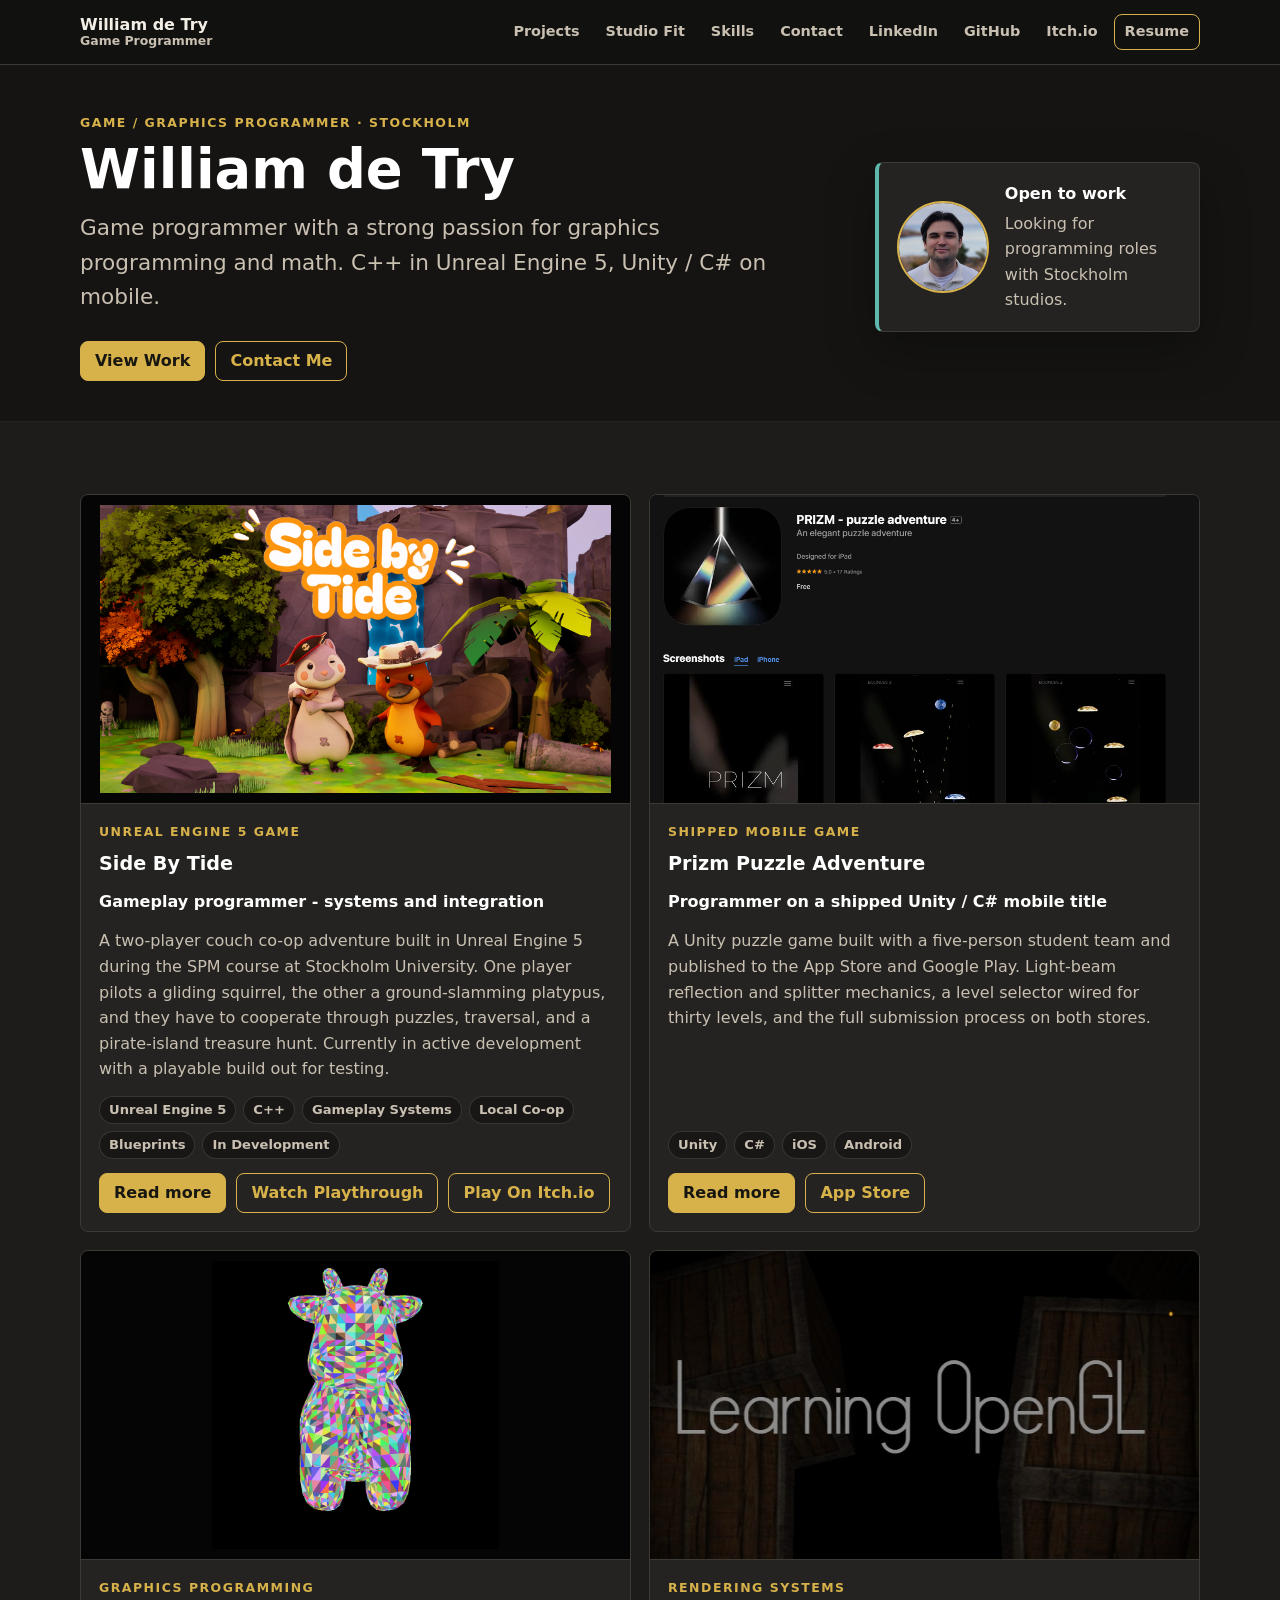
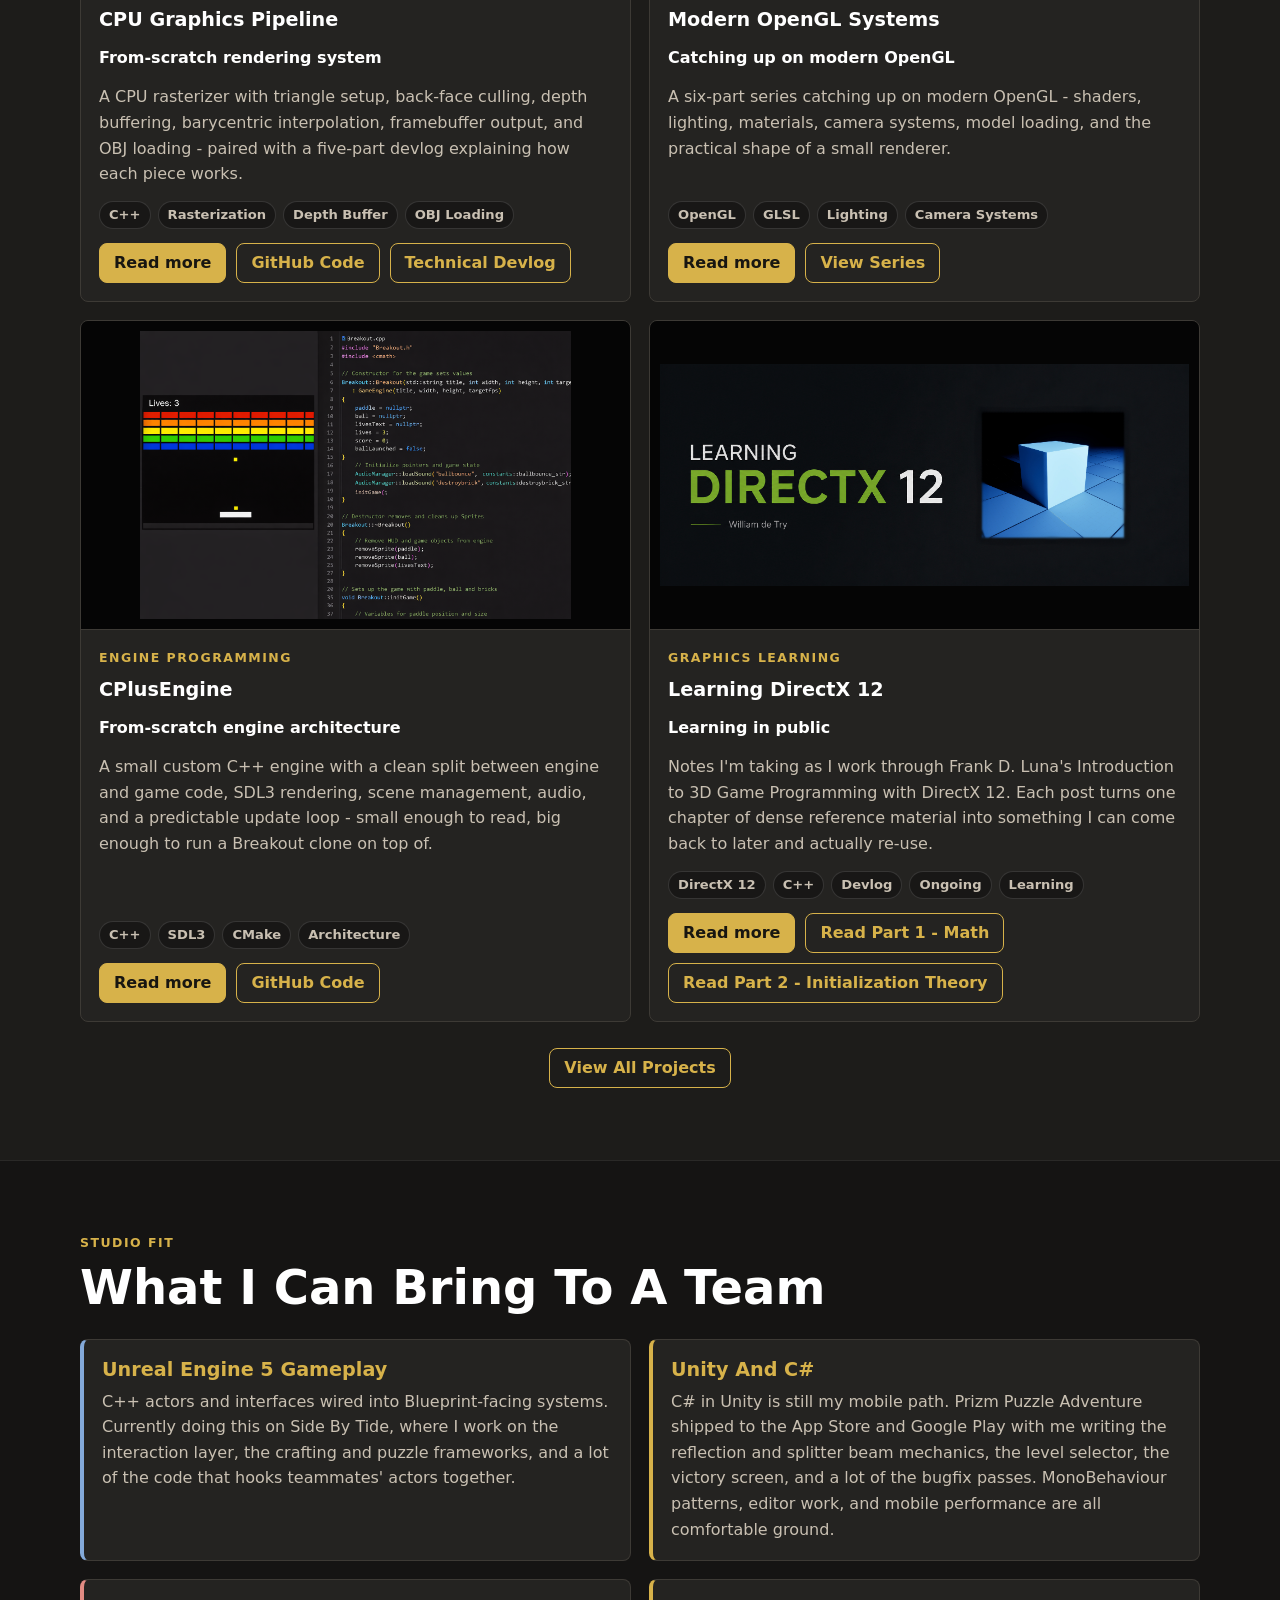
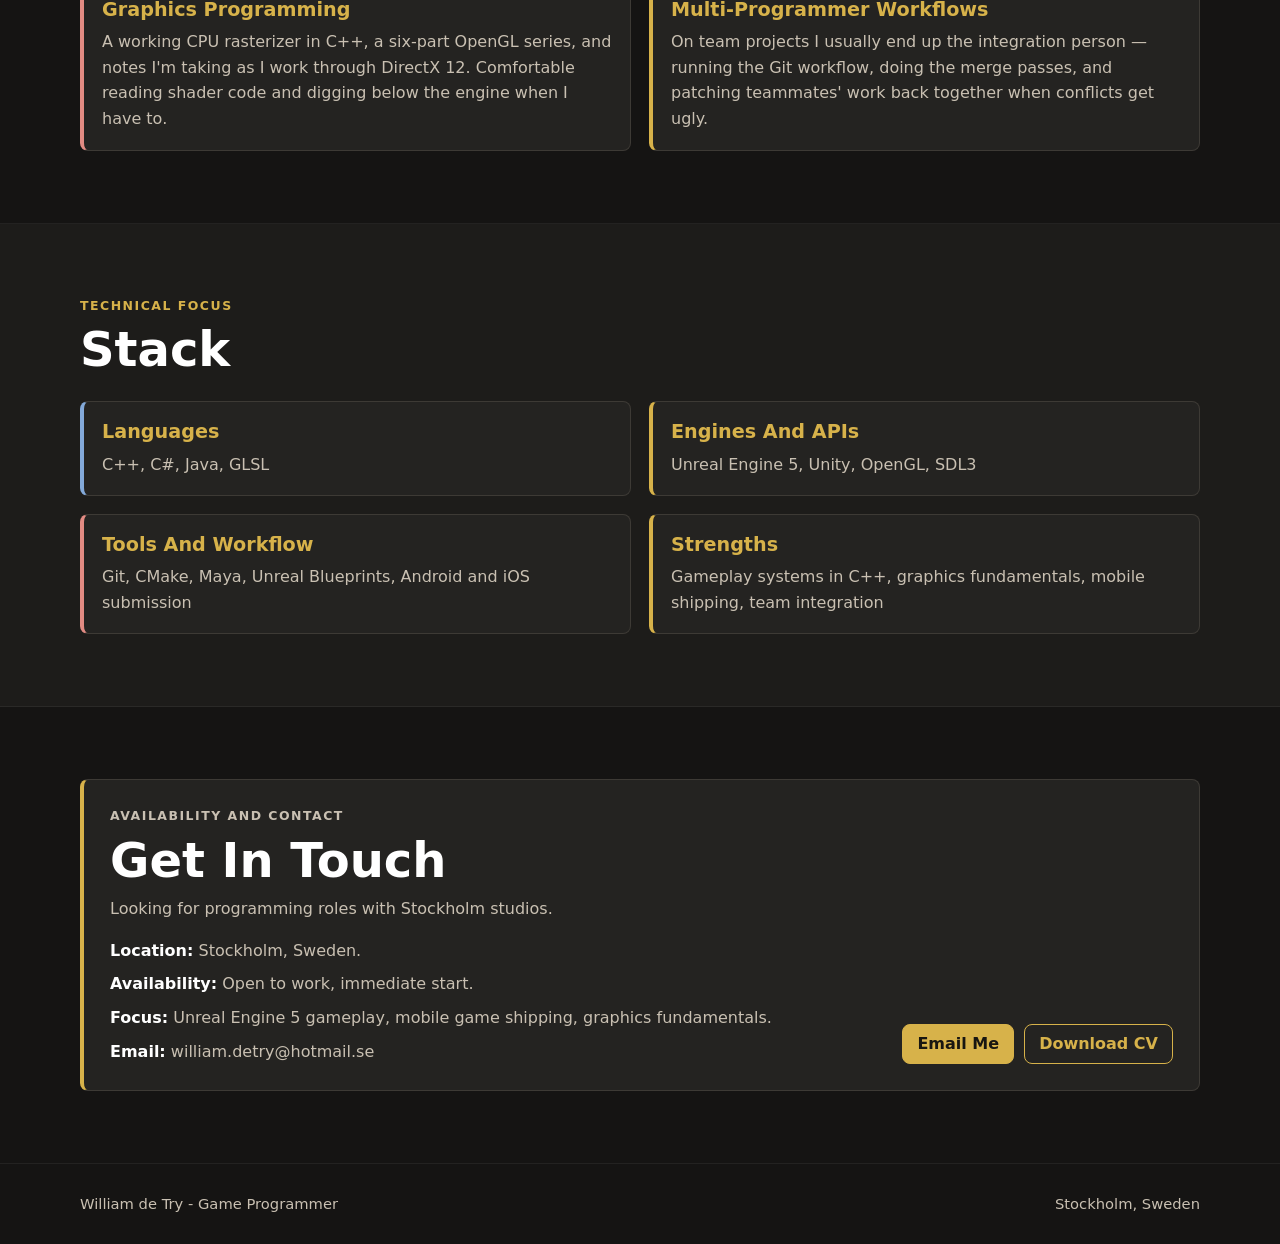
<file: index.html>
<!DOCTYPE html>
<html lang="en">
<head>
  <meta charset="UTF-8">
  <meta name="viewport" content="width=device-width, initial-scale=1.0">
  <meta name="description" content="William de Try is a Stockholm-based game programmer focused on Unity, C++, rendering, mobile games, and gameplay systems.">
  <title>William de Try | Game Programmer | Stockholm</title>
  <link rel="stylesheet" href="./assets/css/style.css">
  <script defer src="./assets/js/data.js"></script>
  <script defer src="./assets/js/site.js"></script>
</head>
<body data-root=".">
  <a class="skip-link" href="#projects">Skip to projects</a>
  <div data-site-header></div>

  <main>
    <section class="hero band">
      <div class="shell hero__layout">
        <div class="hero__copy">
          <p class="eyebrow">Game / graphics programmer · Stockholm</p>
          <h1>William de Try</h1>
          <p class="hero__lead">
            Game programmer with a strong passion for graphics programming and math. C++ in Unreal Engine 5, Unity / C# on mobile.
          </p>
          <div class="hero__actions">
            <a class="button" href="#projects">View Work</a>
            <a class="button button--quiet" href="mailto:william.detry@hotmail.se">Contact Me</a>
          </div>
        </div>

        <aside class="profile-summary" aria-label="Profile summary">
          <img class="profile-summary__image" src="./assets/images/headshot.jpg" alt="Portrait of William de Try" loading="eager" decoding="async">
          <div>
            <p class="profile-summary__name">Open to work</p>
            <p>Looking for programming roles with Stockholm studios.</p>
          </div>
        </aside>
      </div>
    </section>

    <section id="projects" class="band band--muted">
      <div class="shell">
        <div data-project-grid="featured"></div>
        <div class="section-actions">
          <a class="button button--quiet" href="./projects/index.html">View All Projects</a>
        </div>
      </div>
    </section>

    <section id="services" class="band">
      <div class="shell">
        <div class="section-head">
          <p class="eyebrow">Studio fit</p>
          <h2>What I Can Bring To A Team</h2>
        </div>
        <div data-service-grid></div>
      </div>
    </section>

    <section id="skills" class="band band--muted">
      <div class="shell">
        <div class="section-head">
          <p class="eyebrow">Technical focus</p>
          <h2>Stack</h2>
        </div>
        <div data-skill-grid></div>
      </div>
    </section>

    <section id="contact" class="band">
      <div class="shell">
        <div data-contact-card></div>
      </div>
    </section>
  </main>

  <div data-site-footer></div>
</body>
</html>
</file>
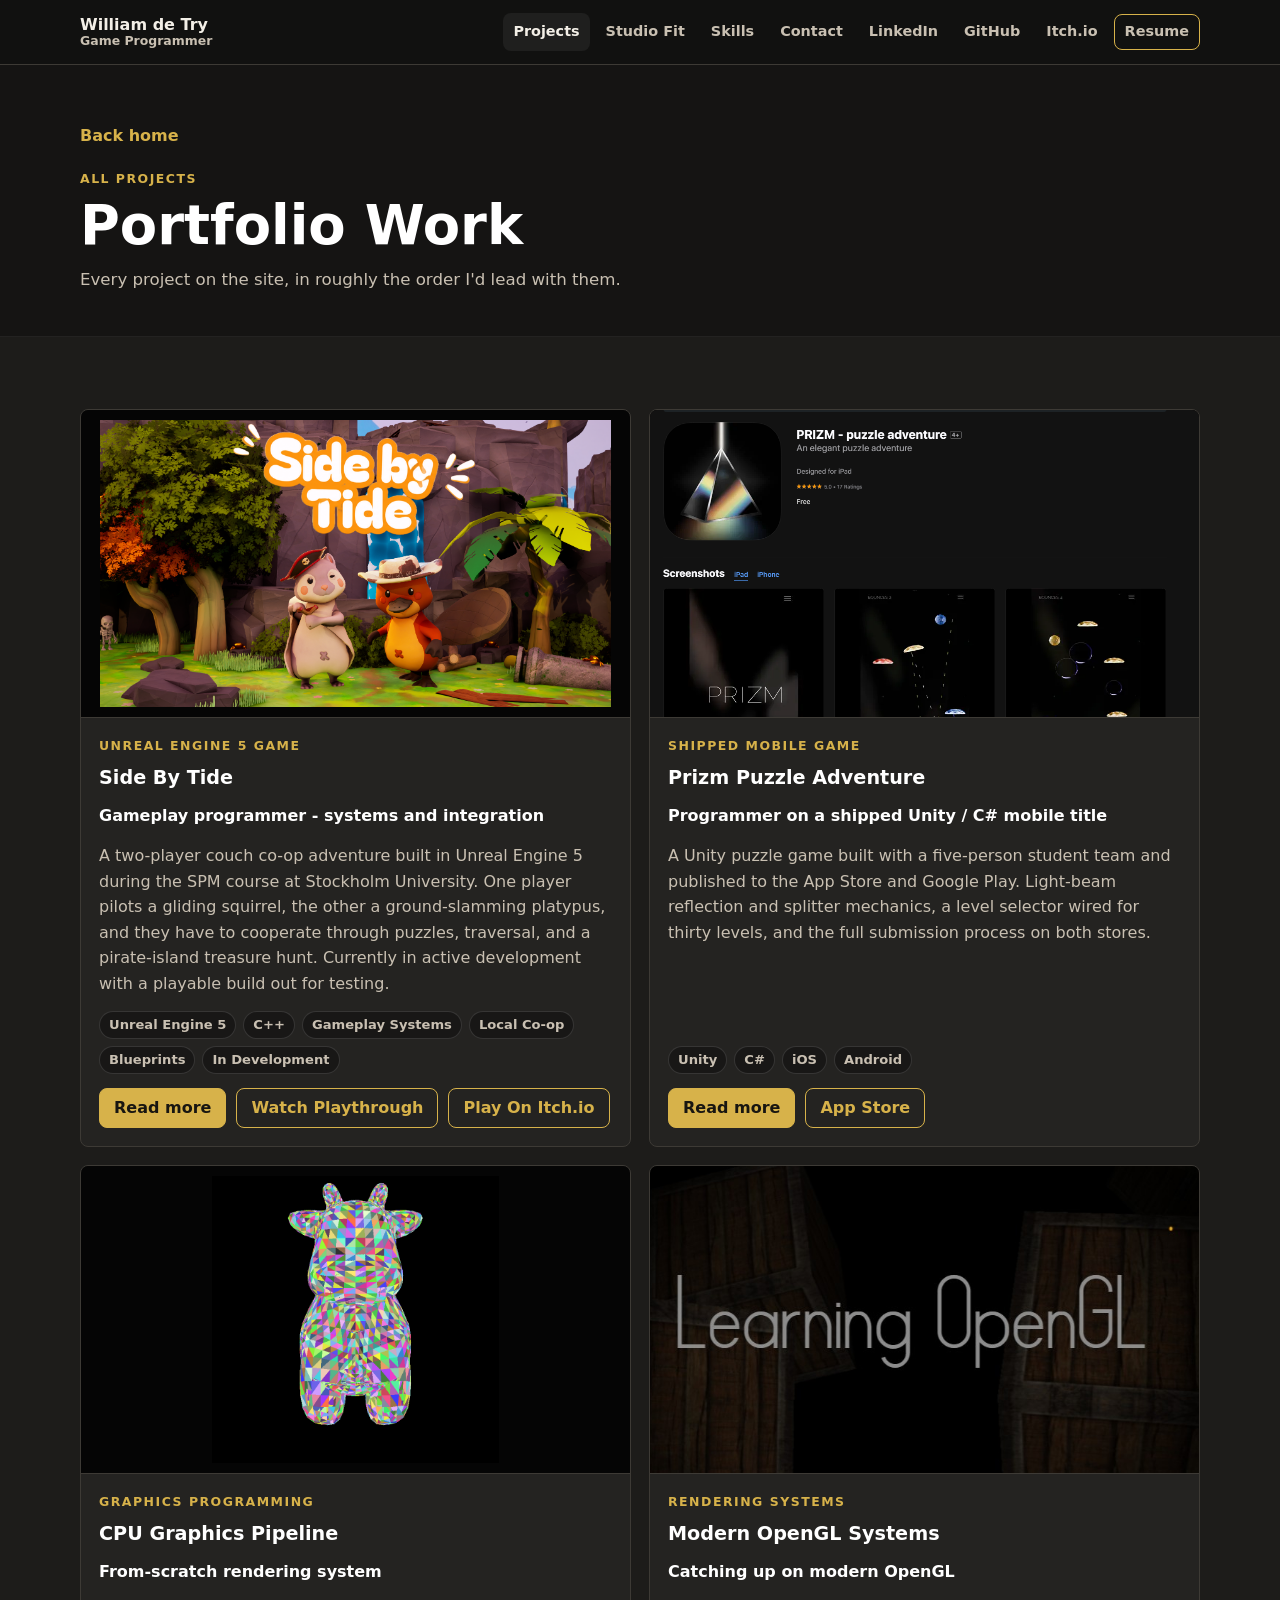
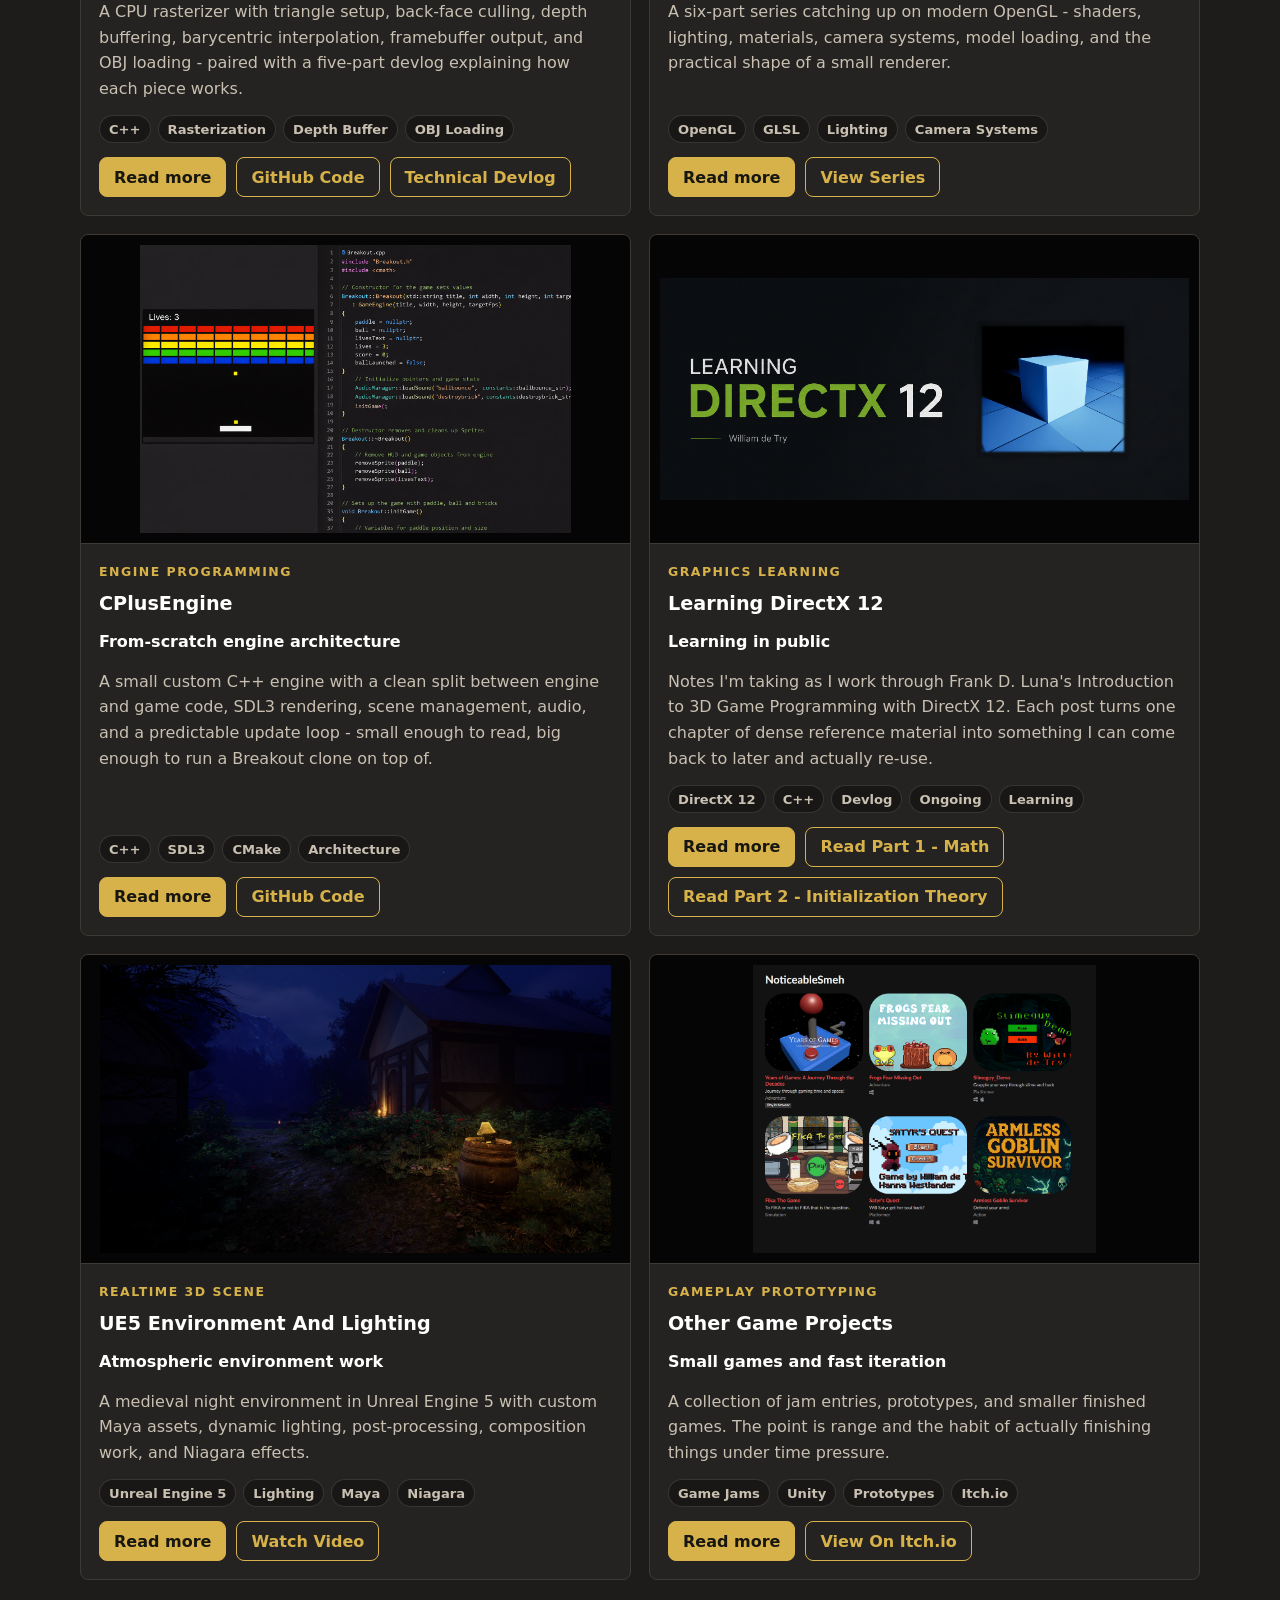
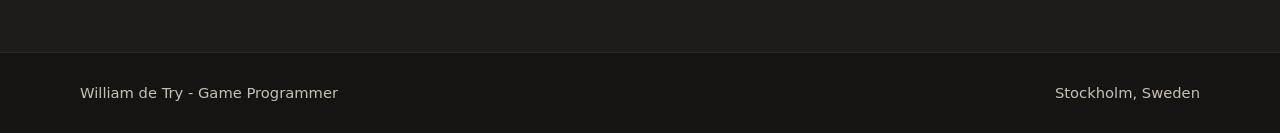
<file: projects/index.html>
<!DOCTYPE html>
<html lang="en">
<head>
  <meta charset="UTF-8">
  <meta name="viewport" content="width=device-width, initial-scale=1.0">
  <meta name="description" content="Projects by Stockholm game programmer William de Try.">
  <title>Projects | William de Try</title>
  <link rel="stylesheet" href="../assets/css/style.css">
  <script defer src="../assets/js/data.js"></script>
  <script defer src="../assets/js/site.js"></script>
</head>
<body data-root=".." data-page="projects">
  <a class="skip-link" href="#all-projects">Skip to projects</a>
  <div data-site-header></div>

  <main>
    <section class="page-intro band">
      <div class="shell">
        <a class="back-link" href="../index.html">Back home</a>
        <div class="section-head">
          <p class="eyebrow">All projects</p>
          <h1>Portfolio Work</h1>
          <p>Every project on the site, in roughly the order I'd lead with them.</p>
        </div>
      </div>
    </section>

    <section id="all-projects" class="band band--muted">
      <div class="shell">
        <div data-project-grid="all"></div>
      </div>
    </section>
  </main>

  <div data-site-footer></div>
</body>
</html>
</file>
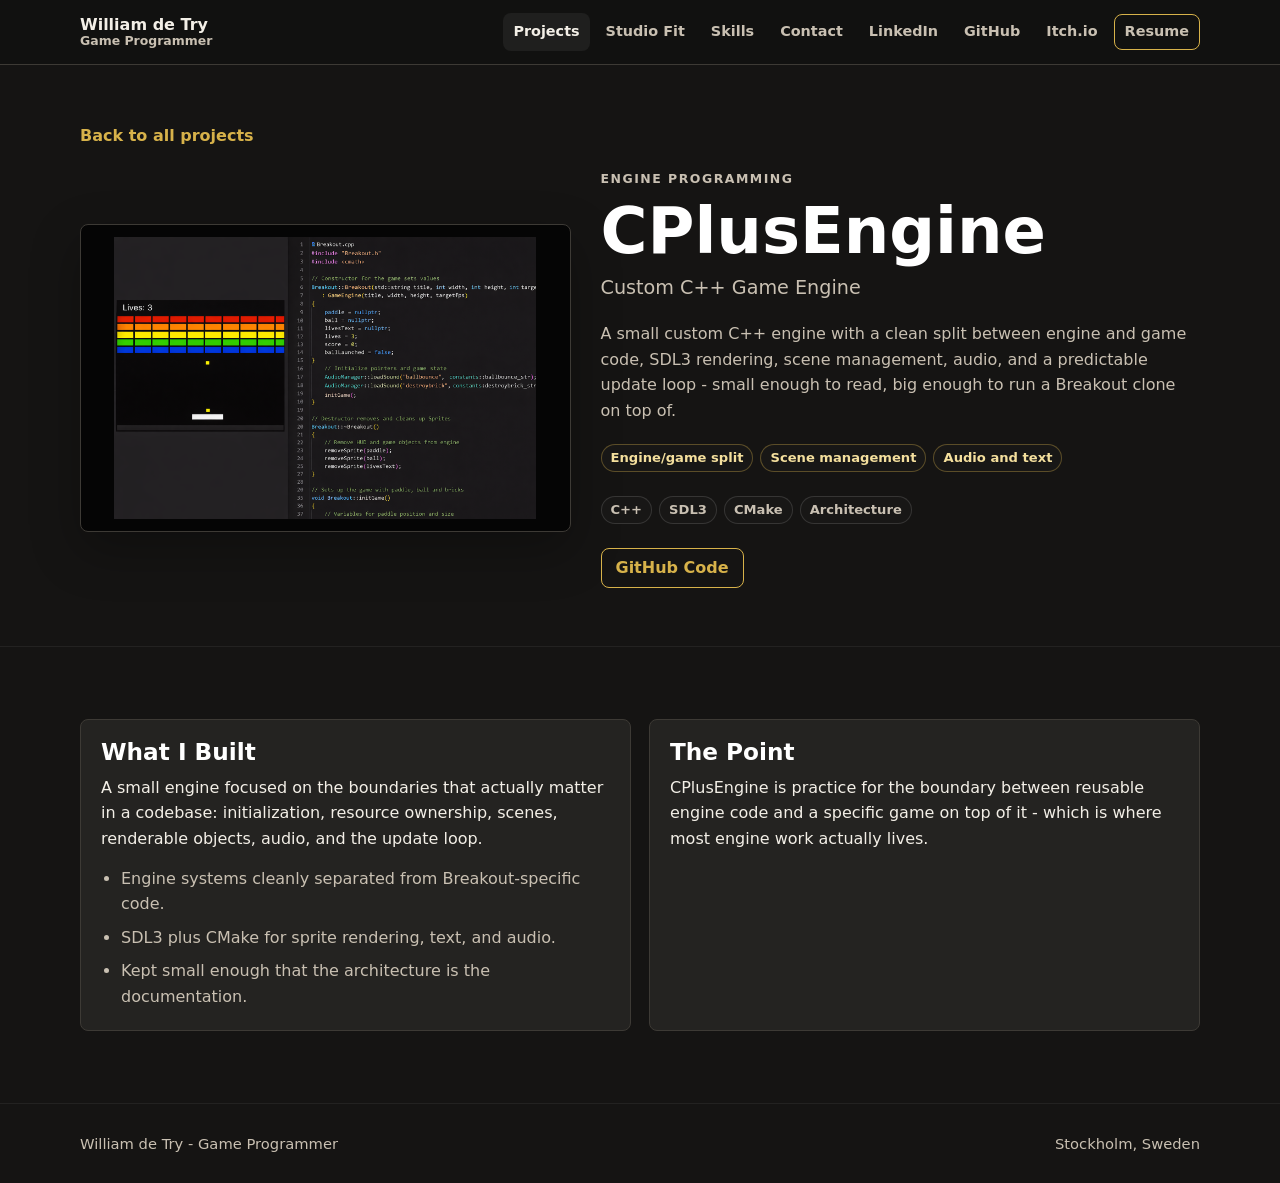
<file: projects/cplusengine.html>
<!DOCTYPE html>
<html lang="en">
<head>
  <meta charset="UTF-8">
  <meta name="viewport" content="width=device-width, initial-scale=1.0">
  <meta name="description" content="CPlusEngine case study by William de Try.">
  <title>CPlusEngine | William de Try</title>
  <link rel="stylesheet" href="../assets/css/style.css">
  <script defer src="../assets/js/data.js"></script>
  <script defer src="../assets/js/site.js"></script>
</head>
<body data-root=".." data-page="projects">
  <div data-site-header></div>
  <main data-project-detail="cplusengine"></main>
  <div data-site-footer></div>
</body>
</html>
</file>
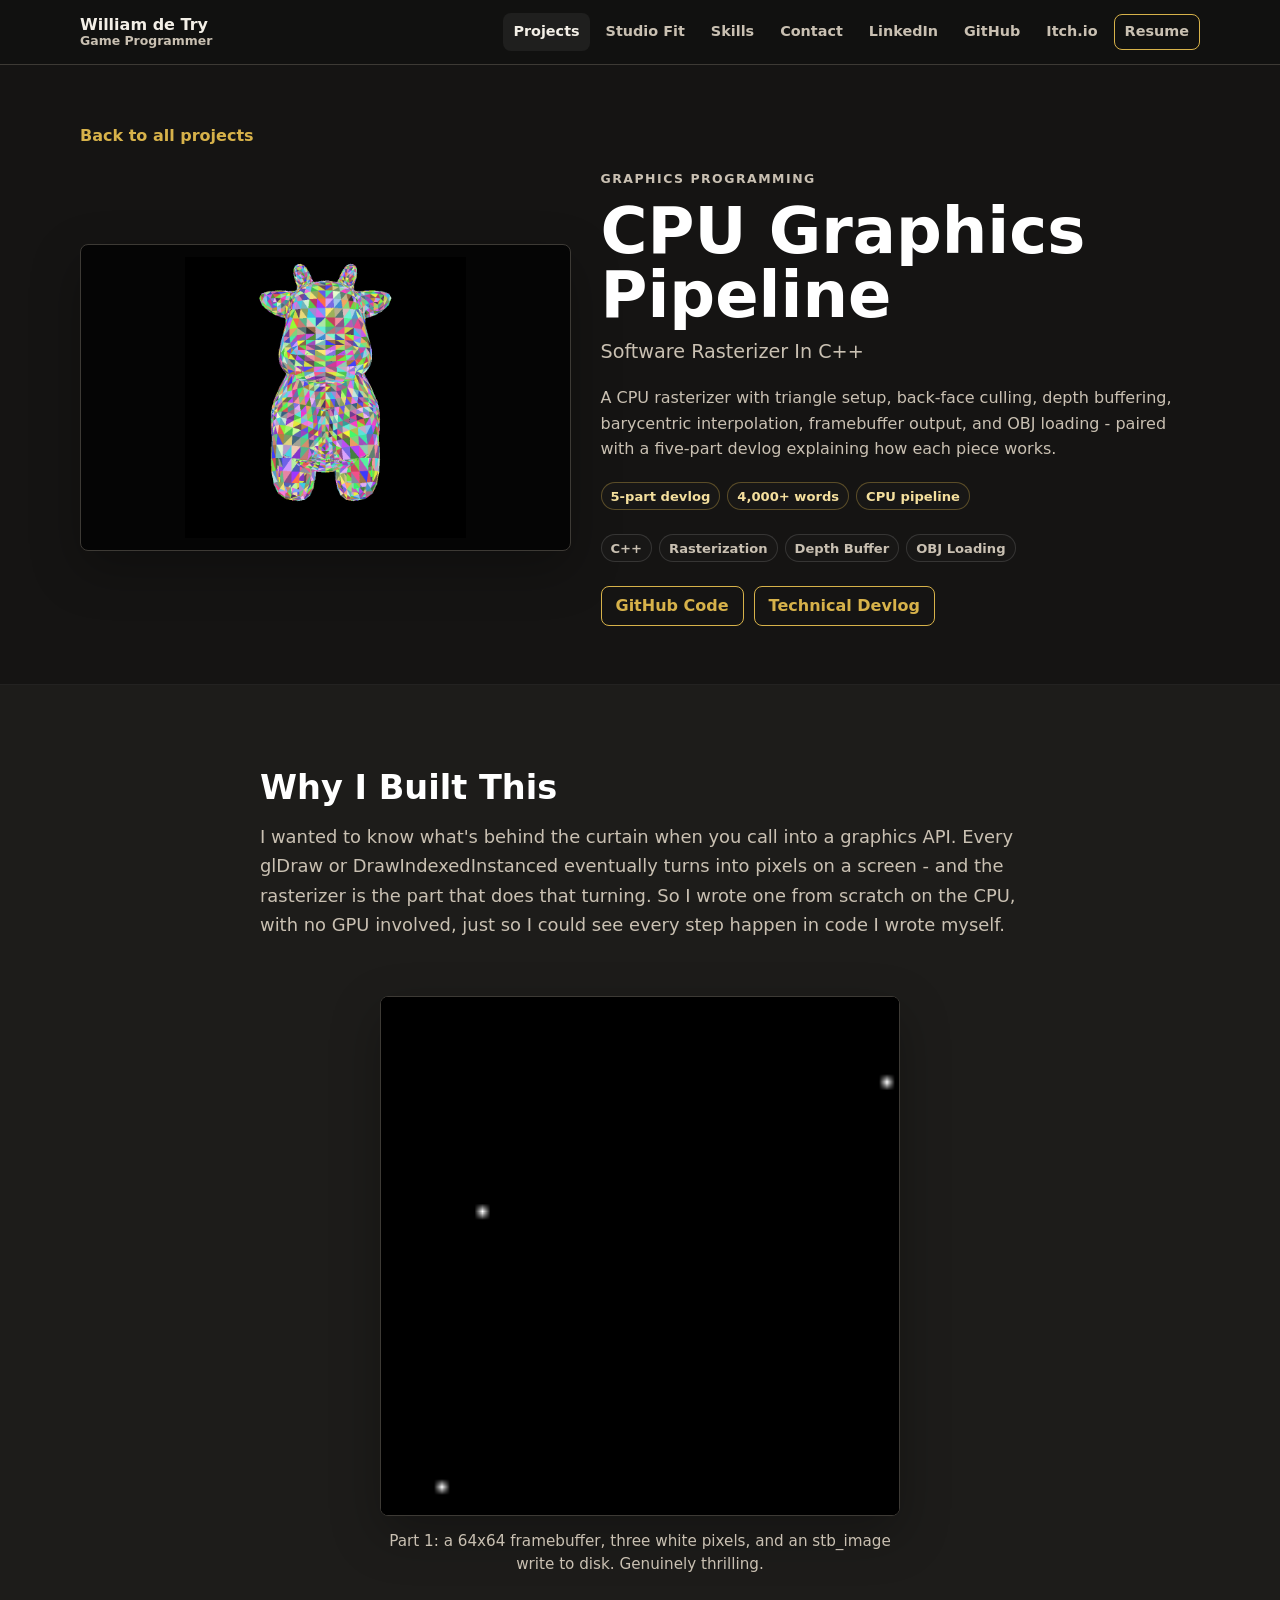
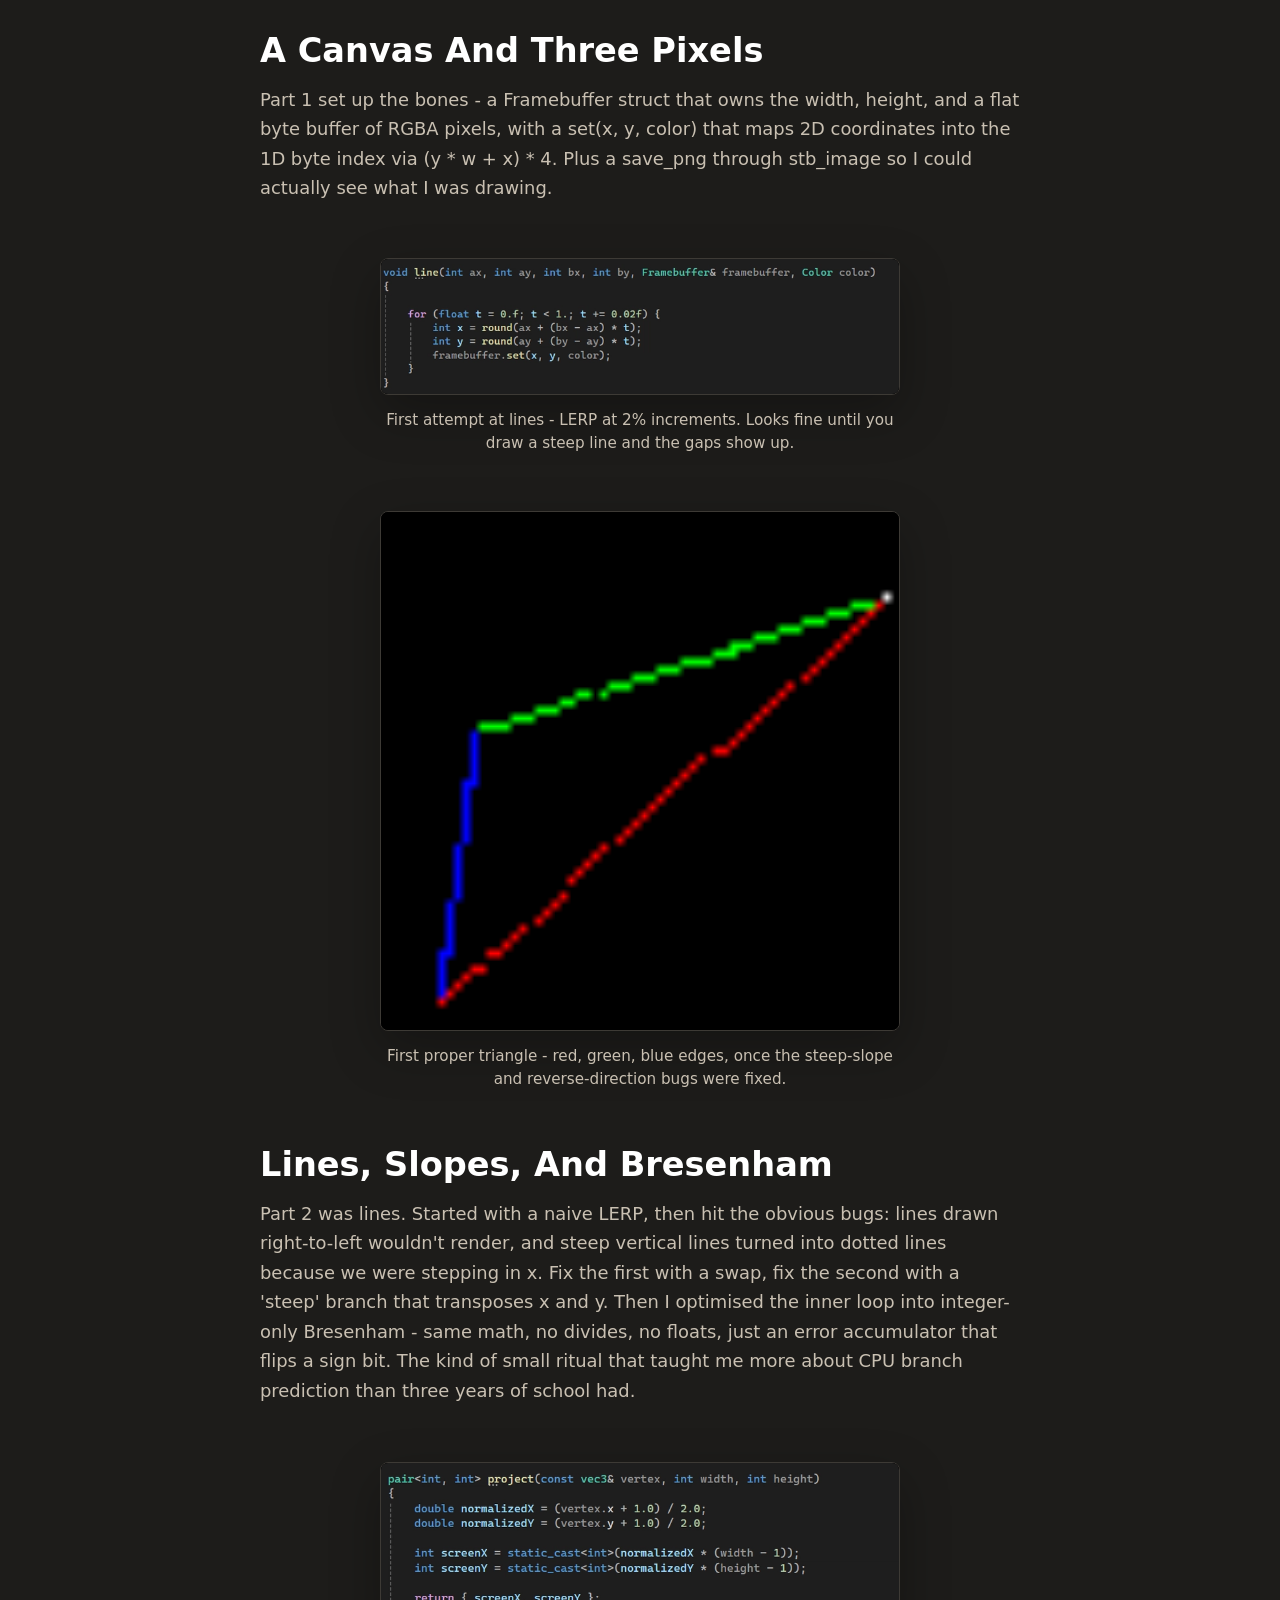
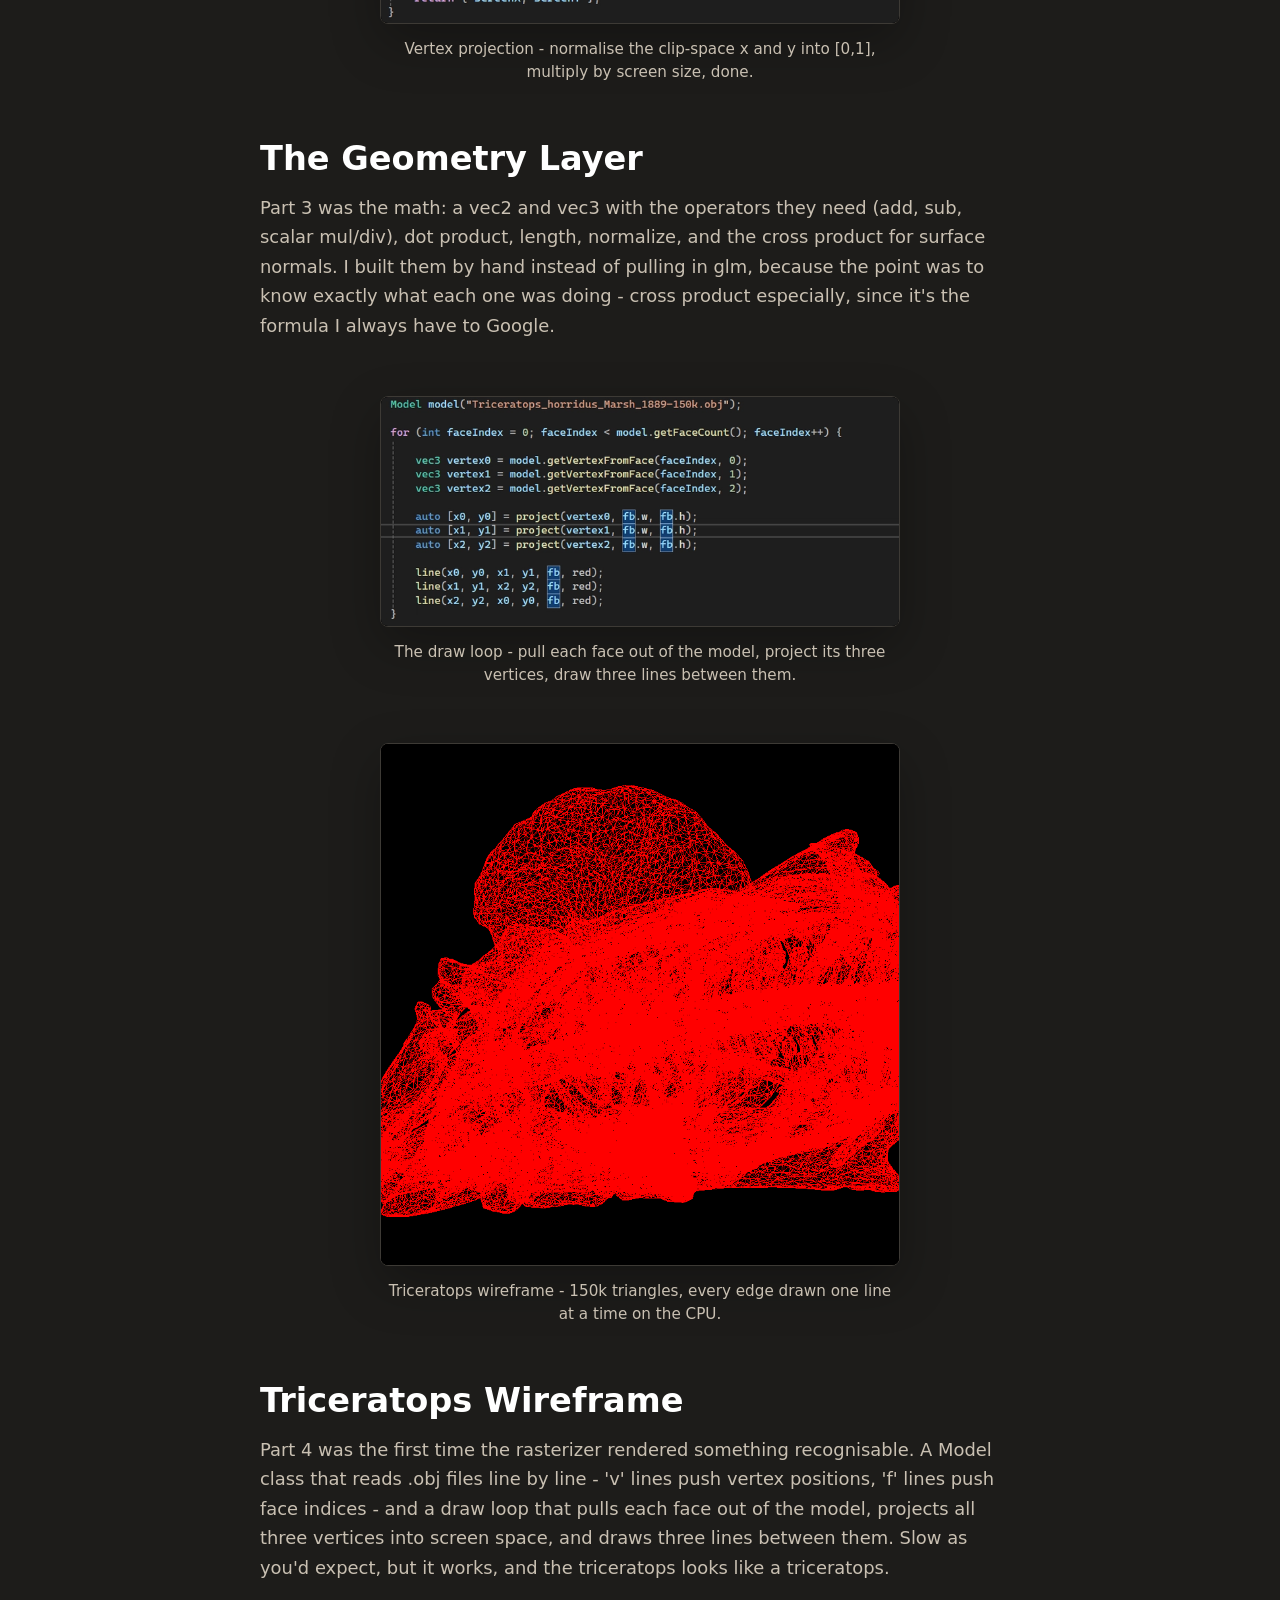
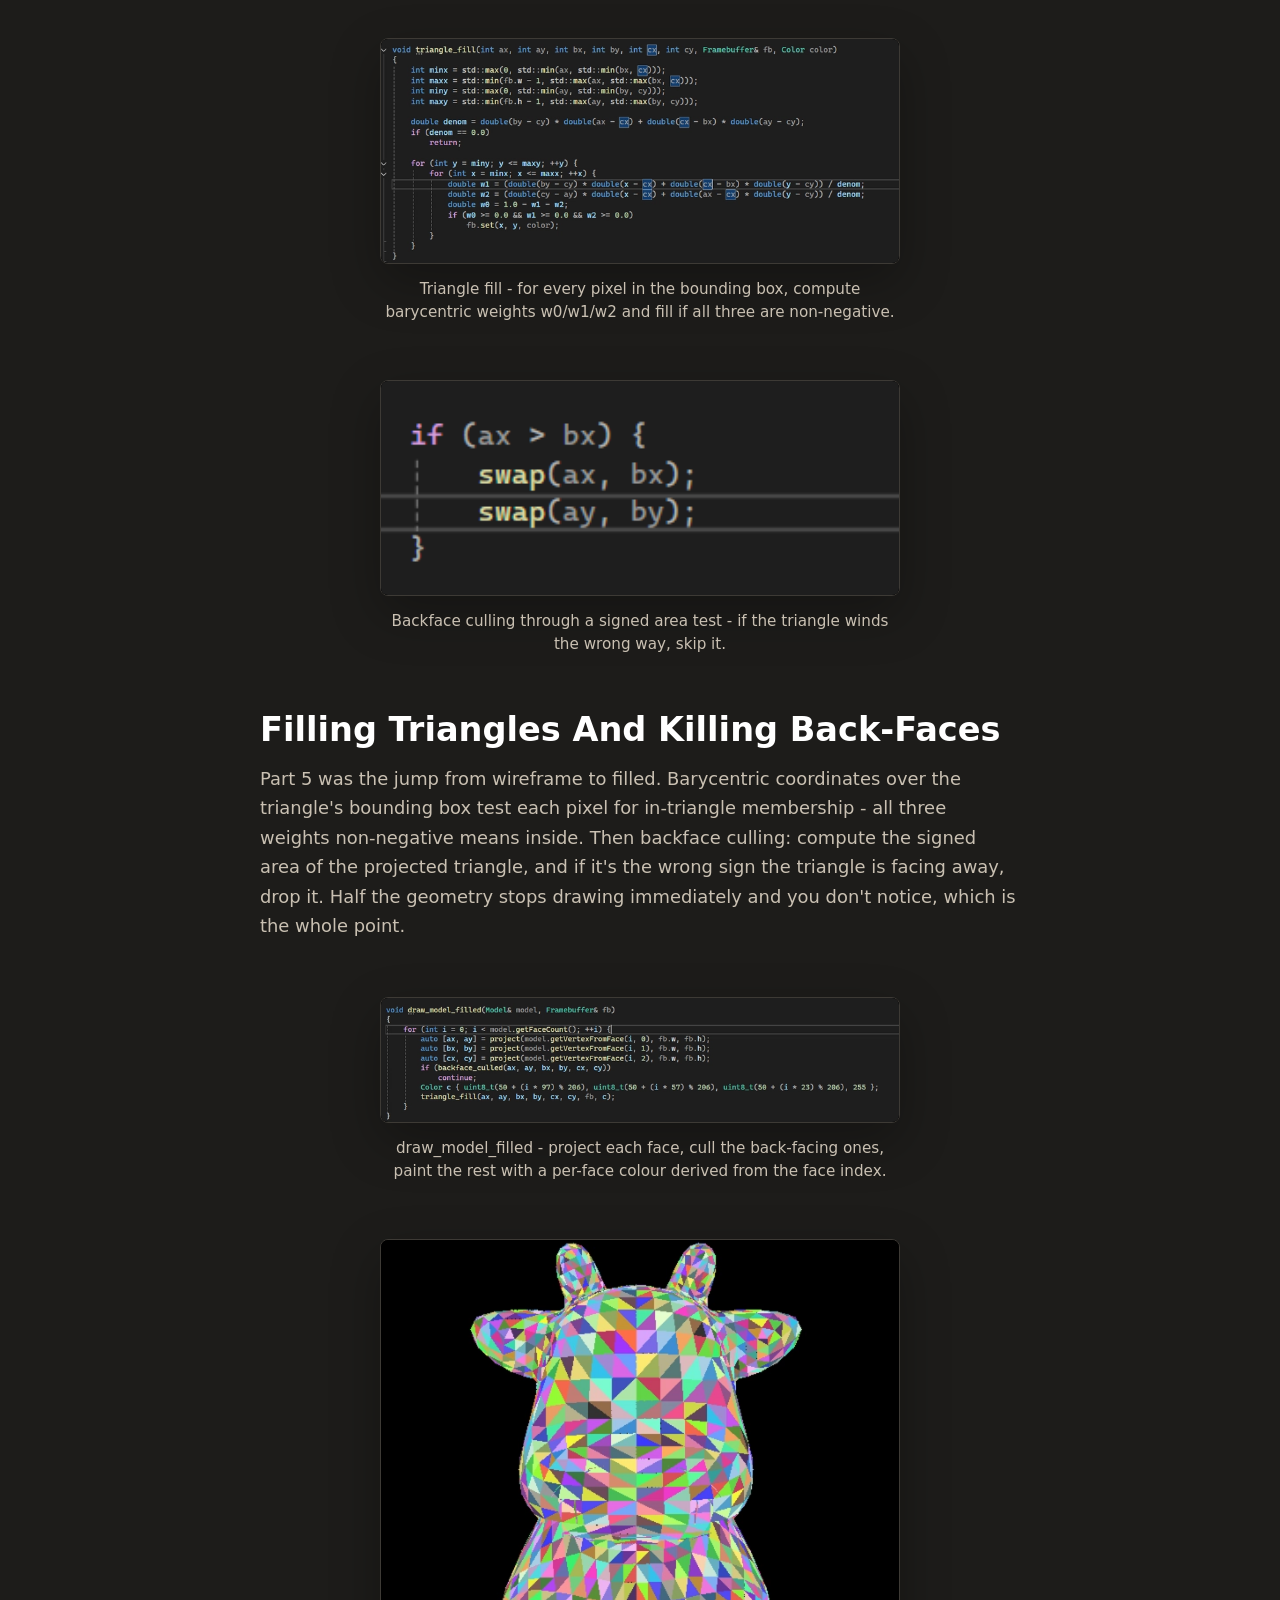
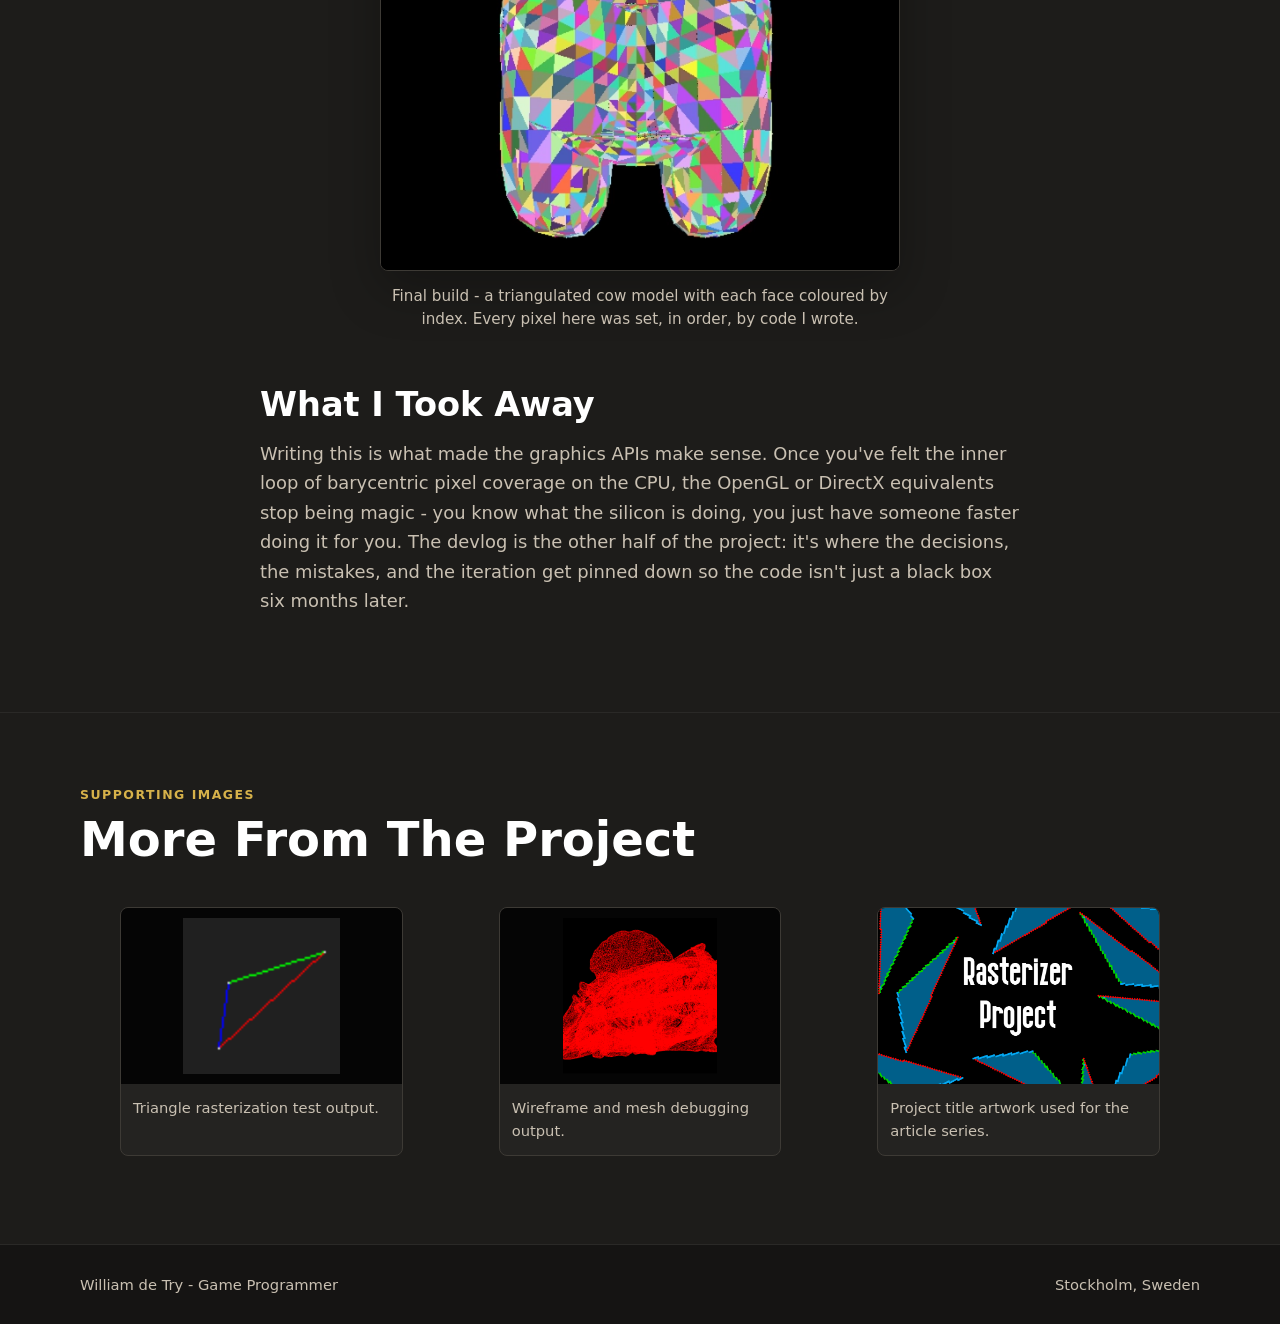
<file: projects/cpu-rasterizer.html>
<!DOCTYPE html>
<html lang="en">
<head>
  <meta charset="UTF-8">
  <meta name="viewport" content="width=device-width, initial-scale=1.0">
  <meta name="description" content="CPU graphics pipeline case study by William de Try.">
  <title>CPU Graphics Pipeline | William de Try</title>
  <link rel="stylesheet" href="../assets/css/style.css">
  <script defer src="../assets/js/data.js"></script>
  <script defer src="../assets/js/site.js"></script>
</head>
<body data-root=".." data-page="projects">
  <div data-site-header></div>
  <main data-project-detail="cpu-rasterizer"></main>
  <div data-site-footer></div>
</body>
</html>
</file>
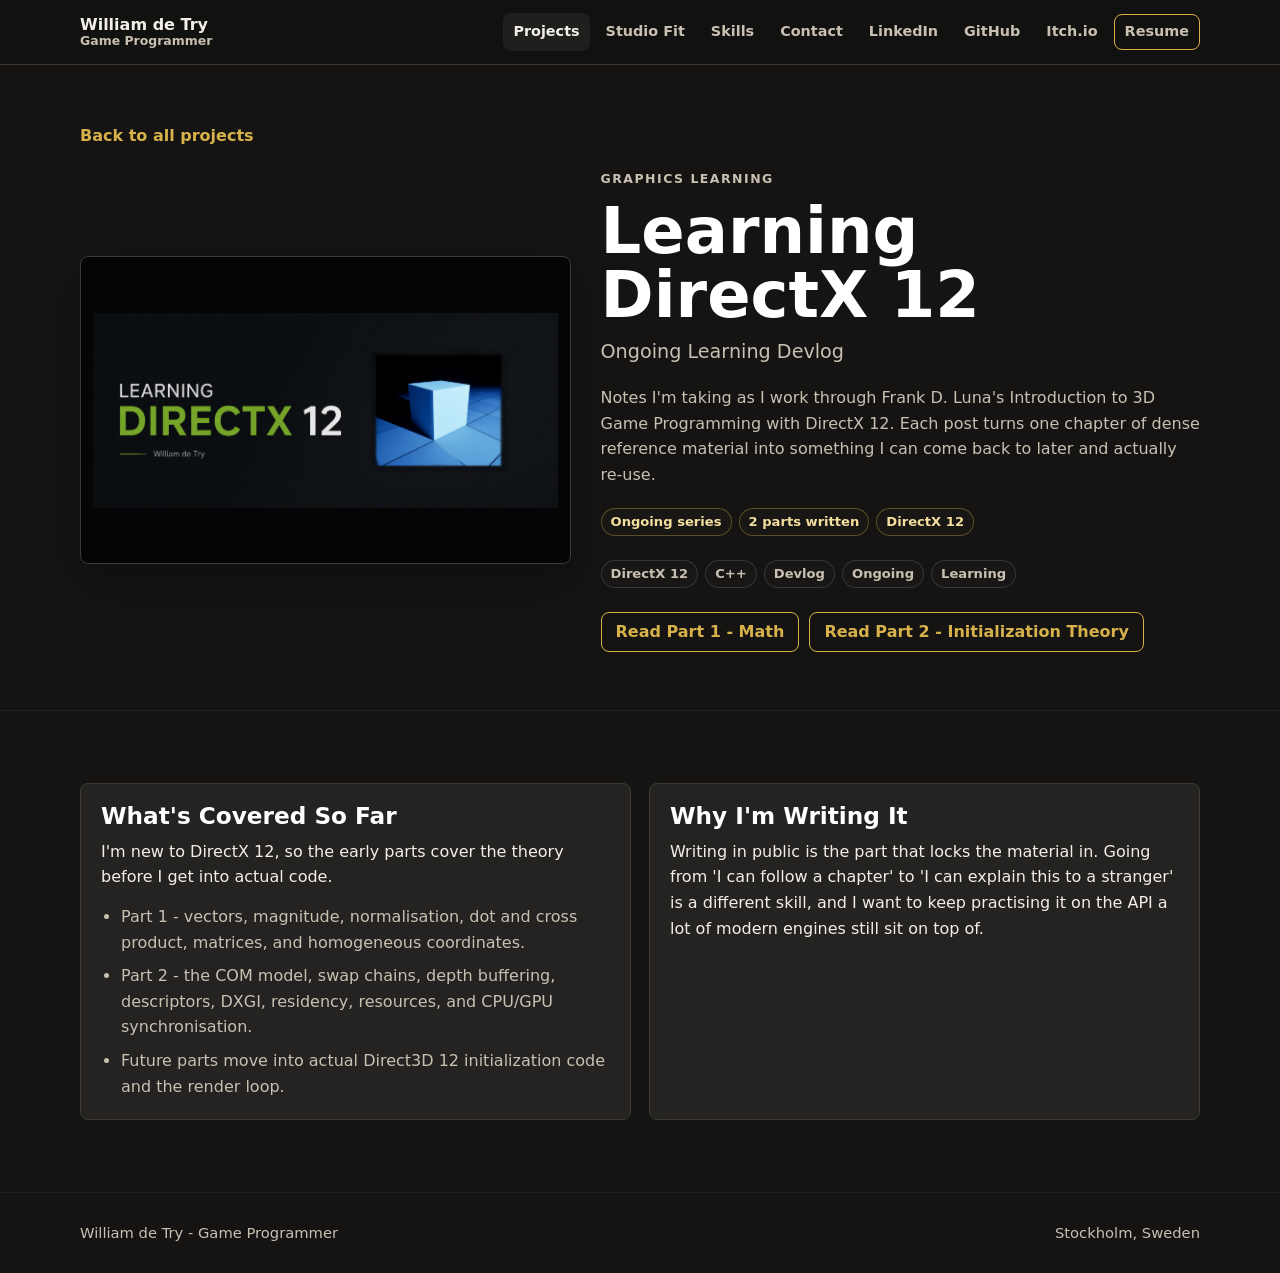
<file: projects/directx12.html>
<!DOCTYPE html>
<html lang="en">
<head>
  <meta charset="UTF-8">
  <meta name="viewport" content="width=device-width, initial-scale=1.0">
  <meta name="description" content="Learning DirectX 12 devlog series case study by William de Try.">
  <title>Learning DirectX 12 | William de Try</title>
  <link rel="stylesheet" href="../assets/css/style.css">
  <script defer src="../assets/js/data.js"></script>
  <script defer src="../assets/js/site.js"></script>
</head>
<body data-root=".." data-page="projects">
  <div data-site-header></div>
  <main data-project-detail="directx12"></main>
  <div data-site-footer></div>
</body>
</html>
</file>
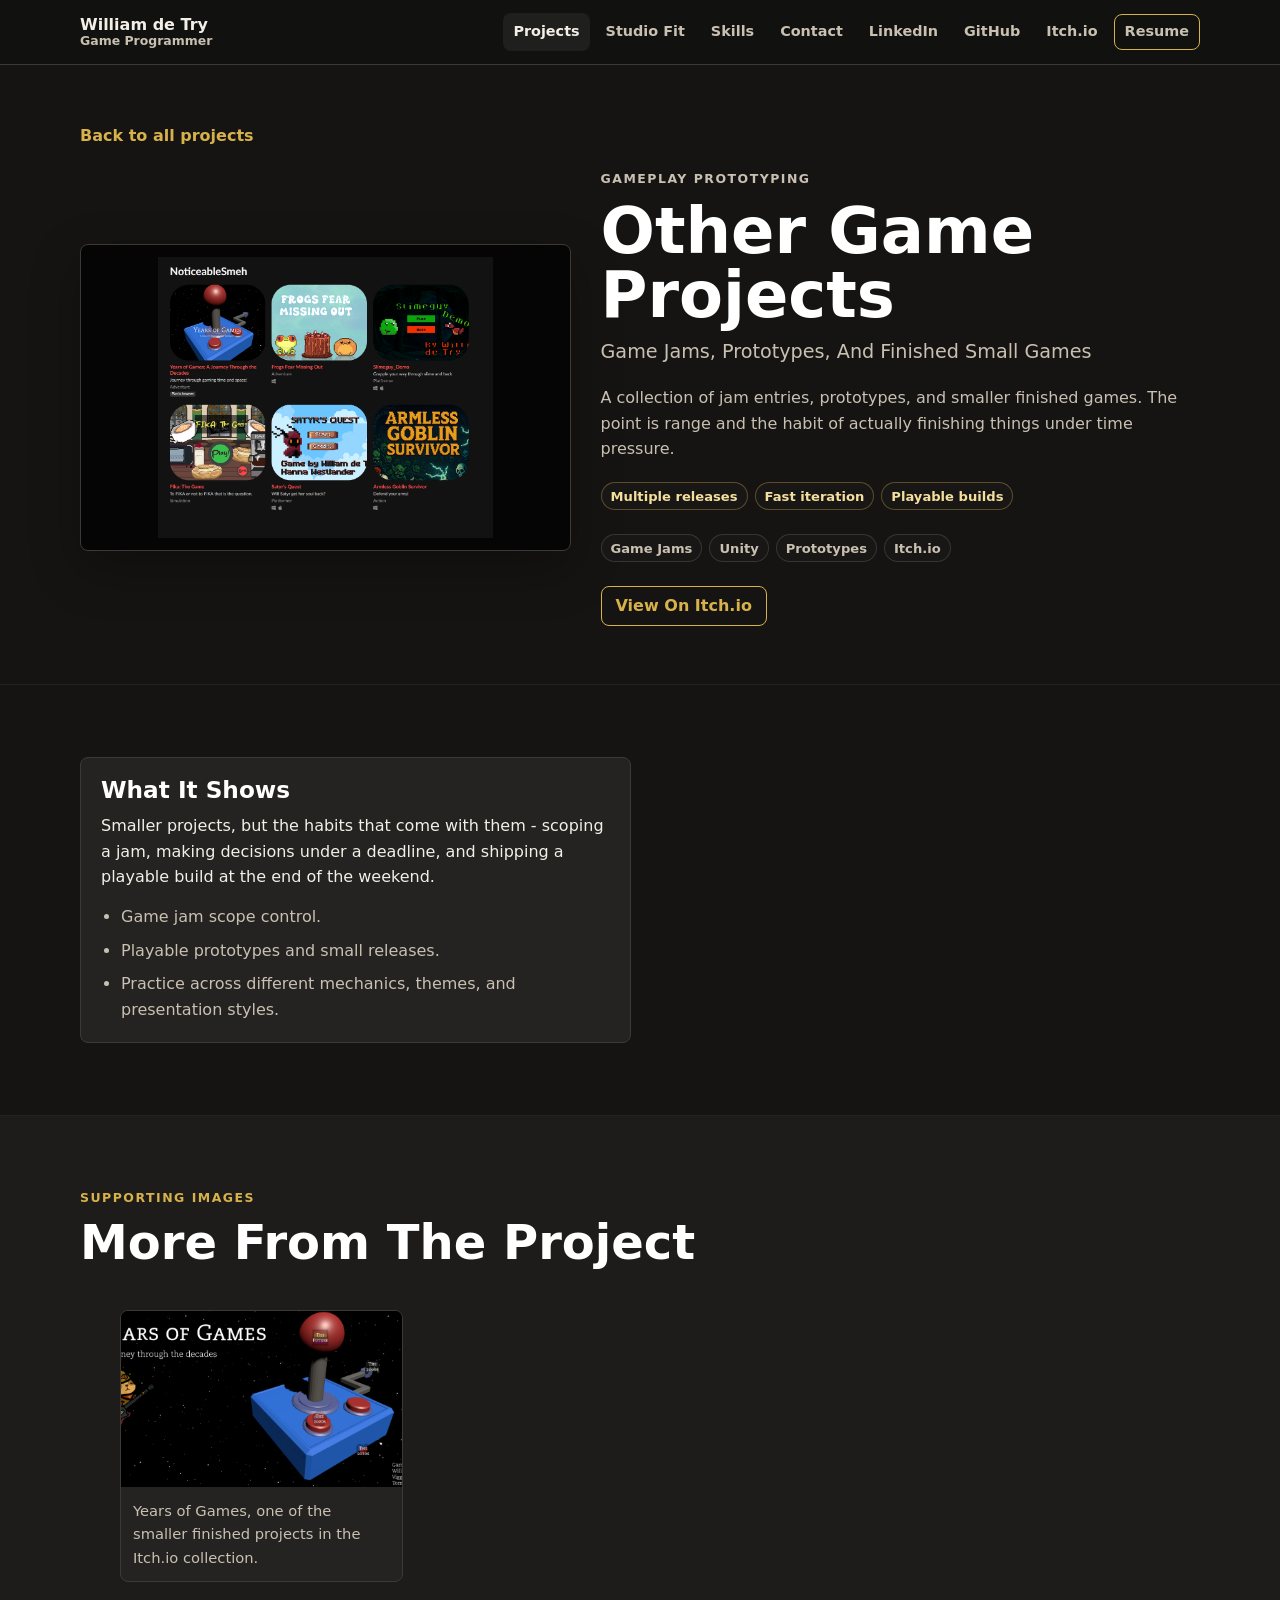
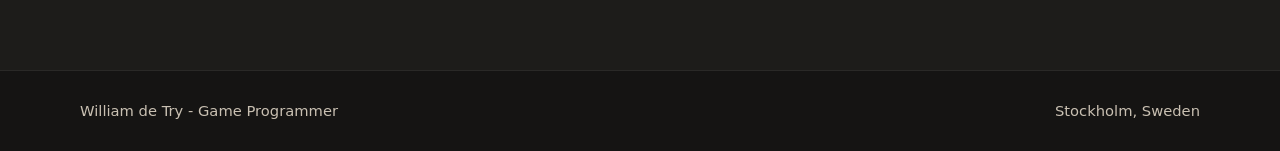
<file: projects/game-projects.html>
<!DOCTYPE html>
<html lang="en">
<head>
  <meta charset="UTF-8">
  <meta name="viewport" content="width=device-width, initial-scale=1.0">
  <meta name="description" content="Other game projects by William de Try.">
  <title>Other Game Projects | William de Try</title>
  <link rel="stylesheet" href="../assets/css/style.css">
  <script defer src="../assets/js/data.js"></script>
  <script defer src="../assets/js/site.js"></script>
</head>
<body data-root=".." data-page="projects">
  <div data-site-header></div>
  <main data-project-detail="game-projects"></main>
  <div data-site-footer></div>
</body>
</html>
</file>
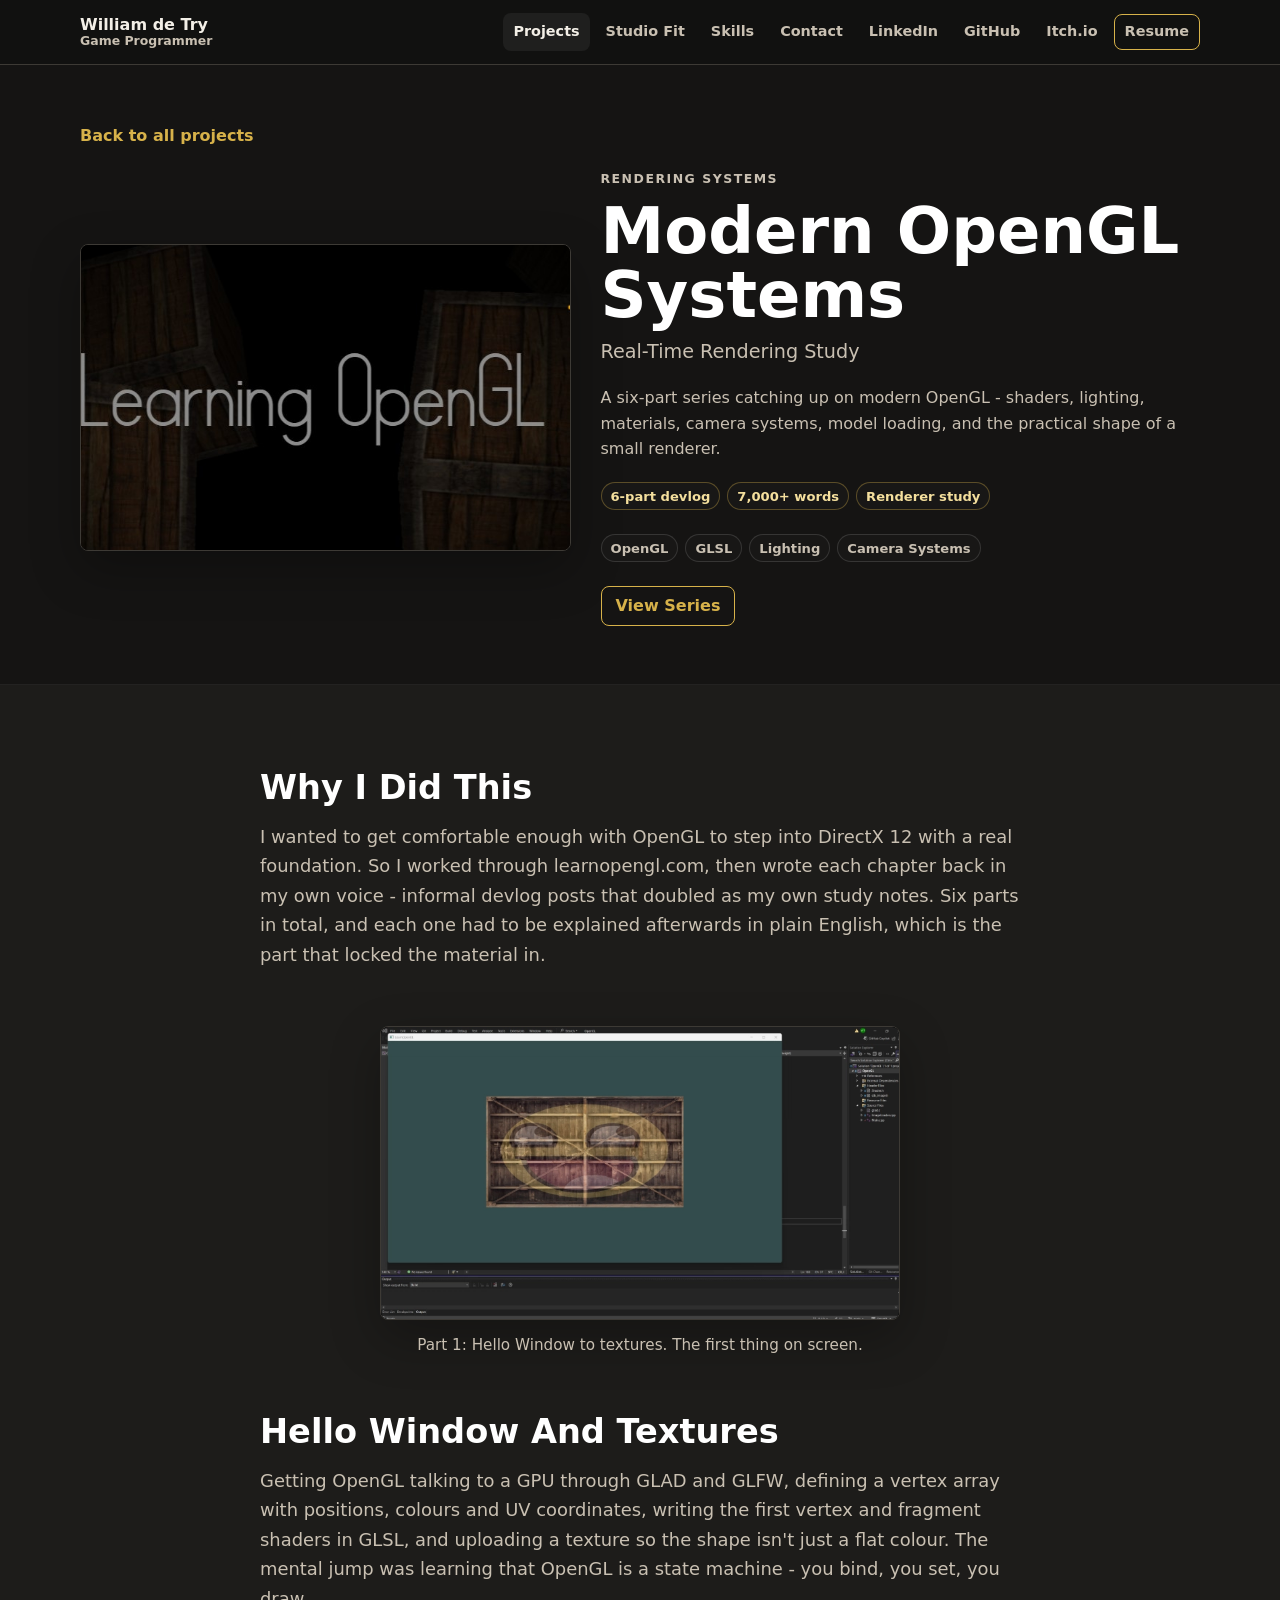
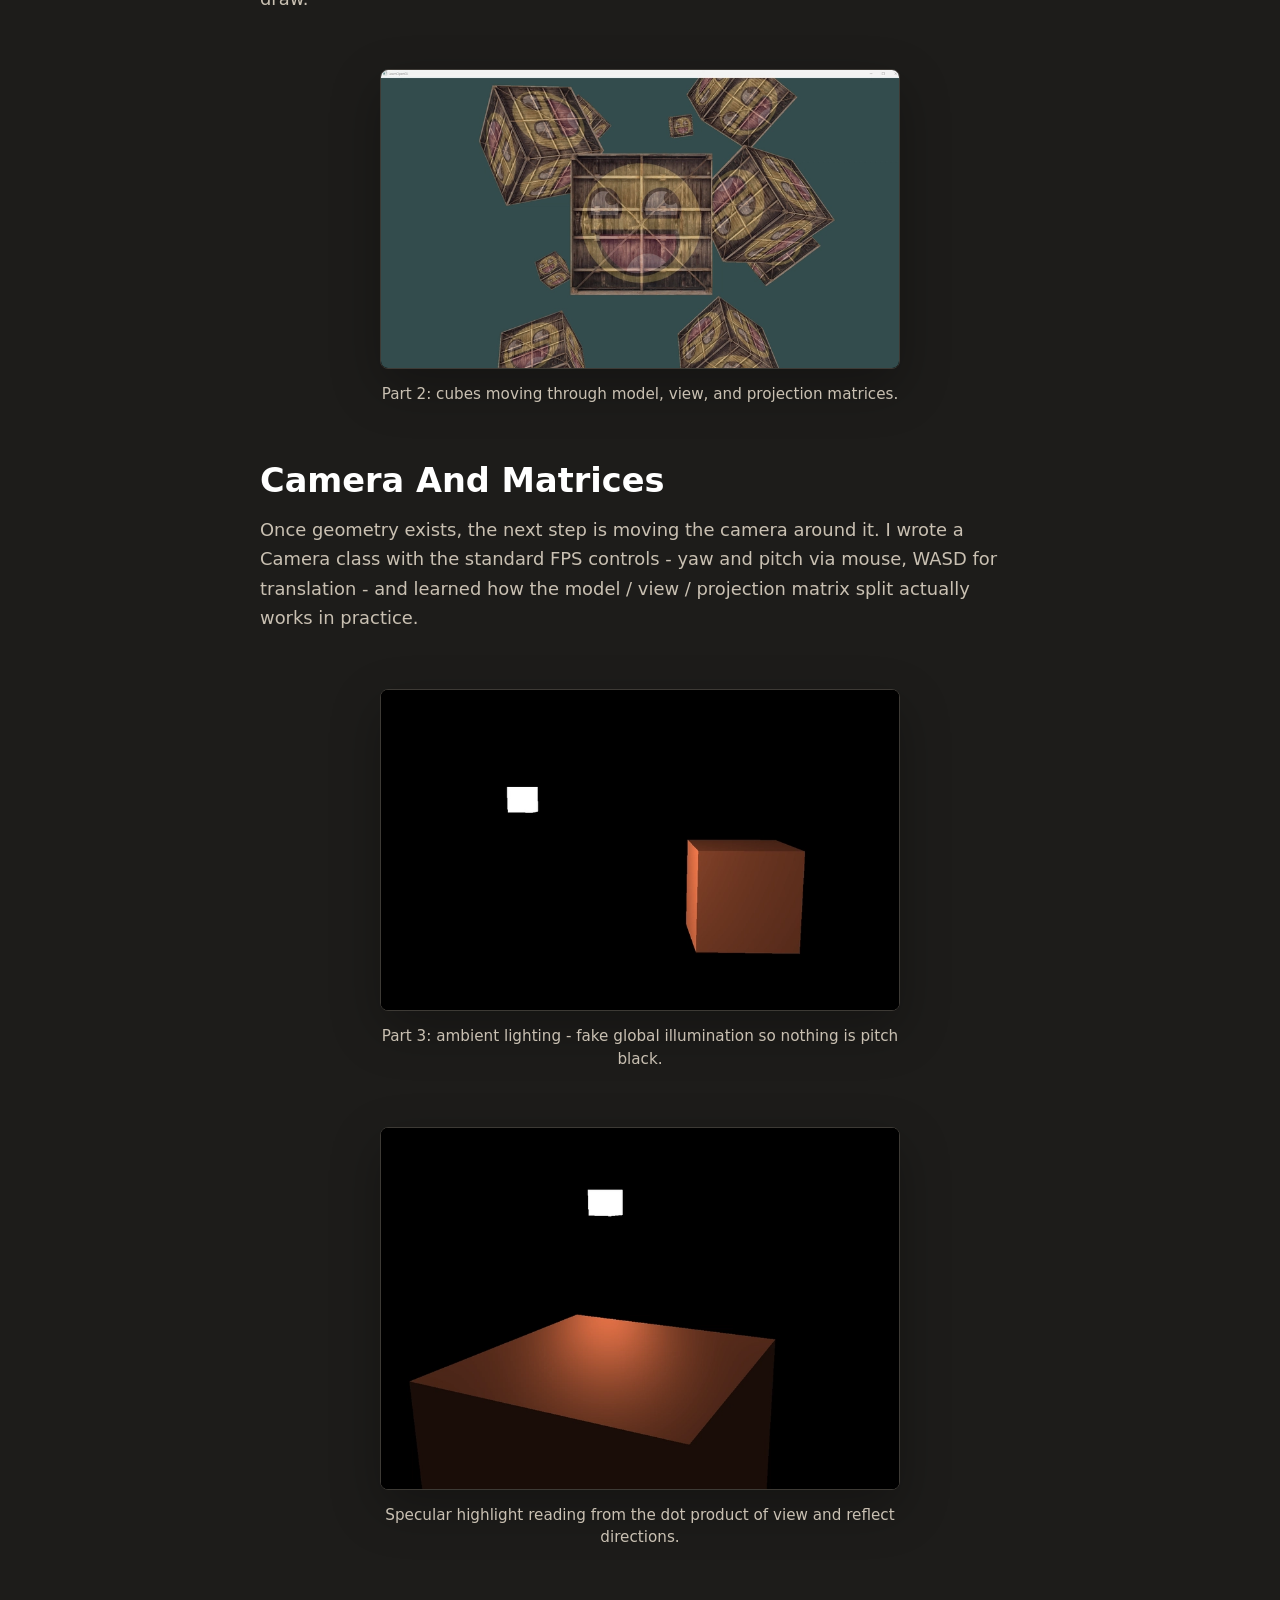
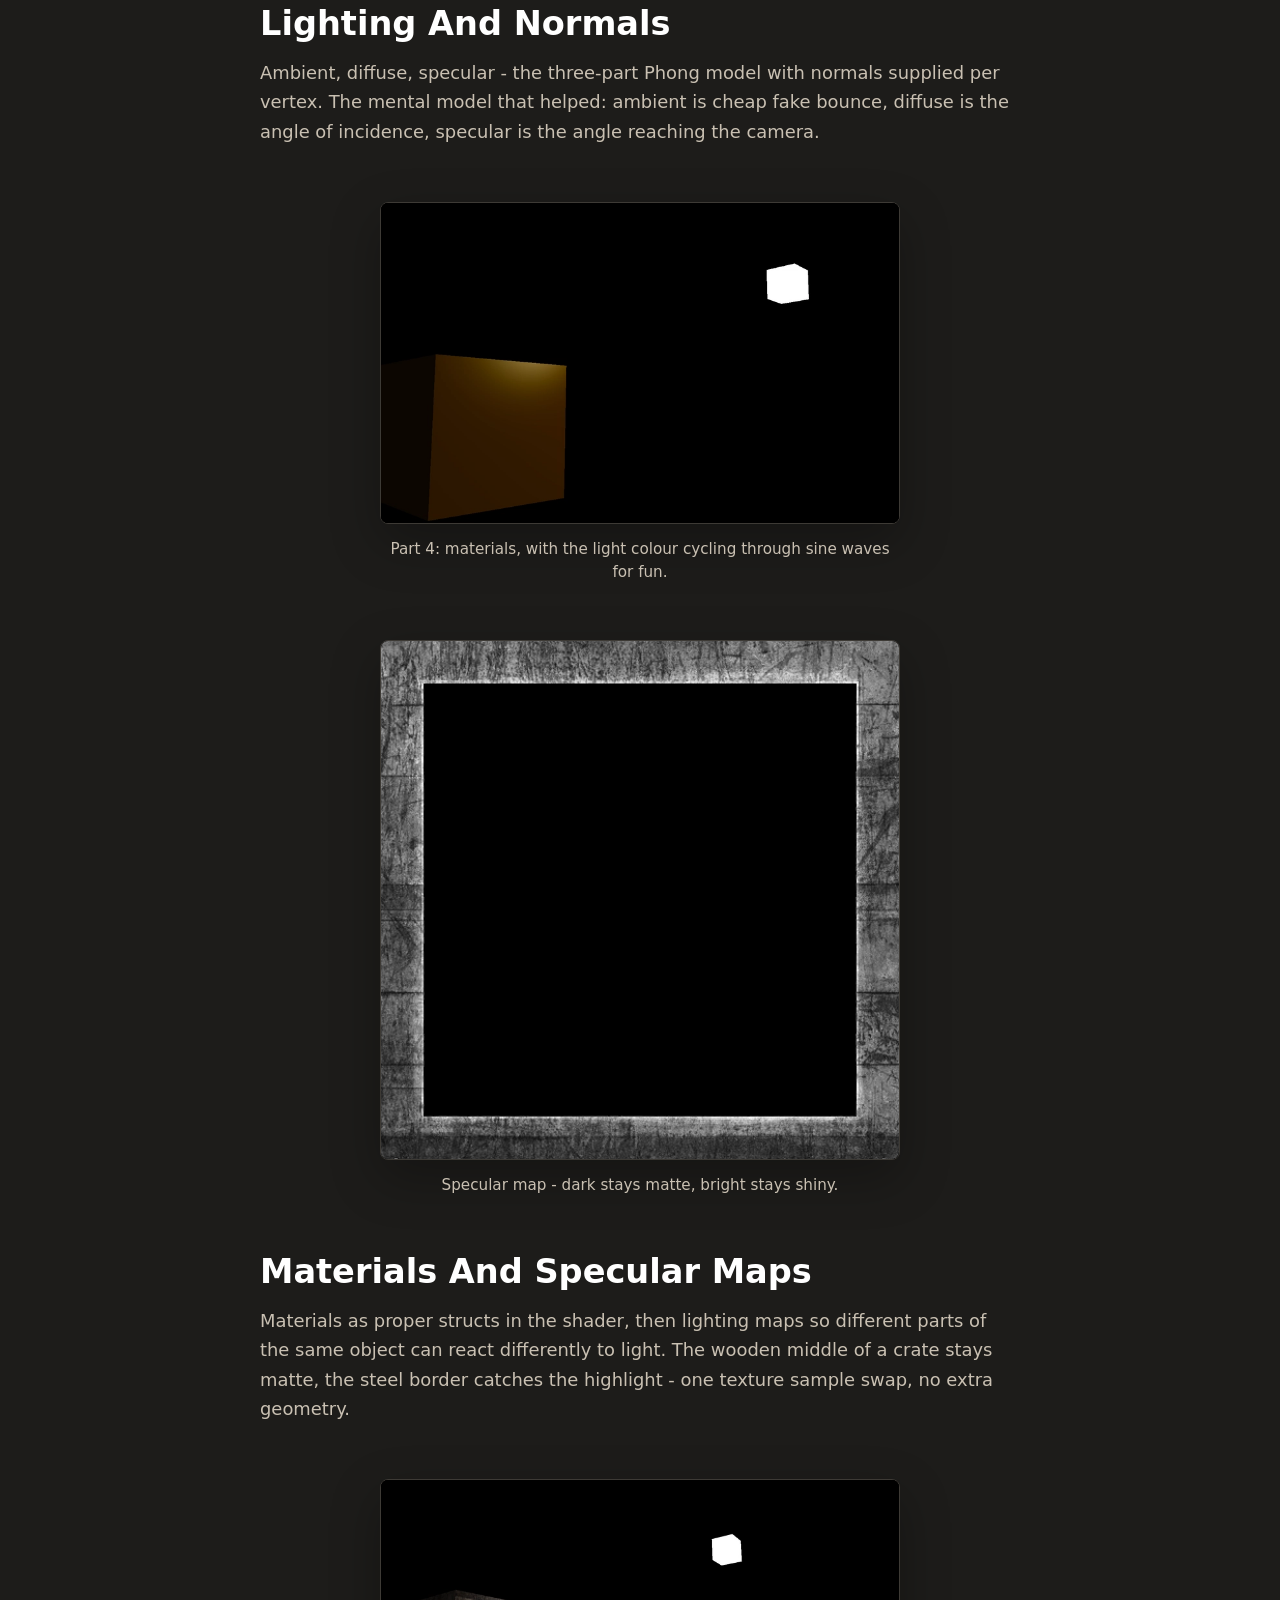
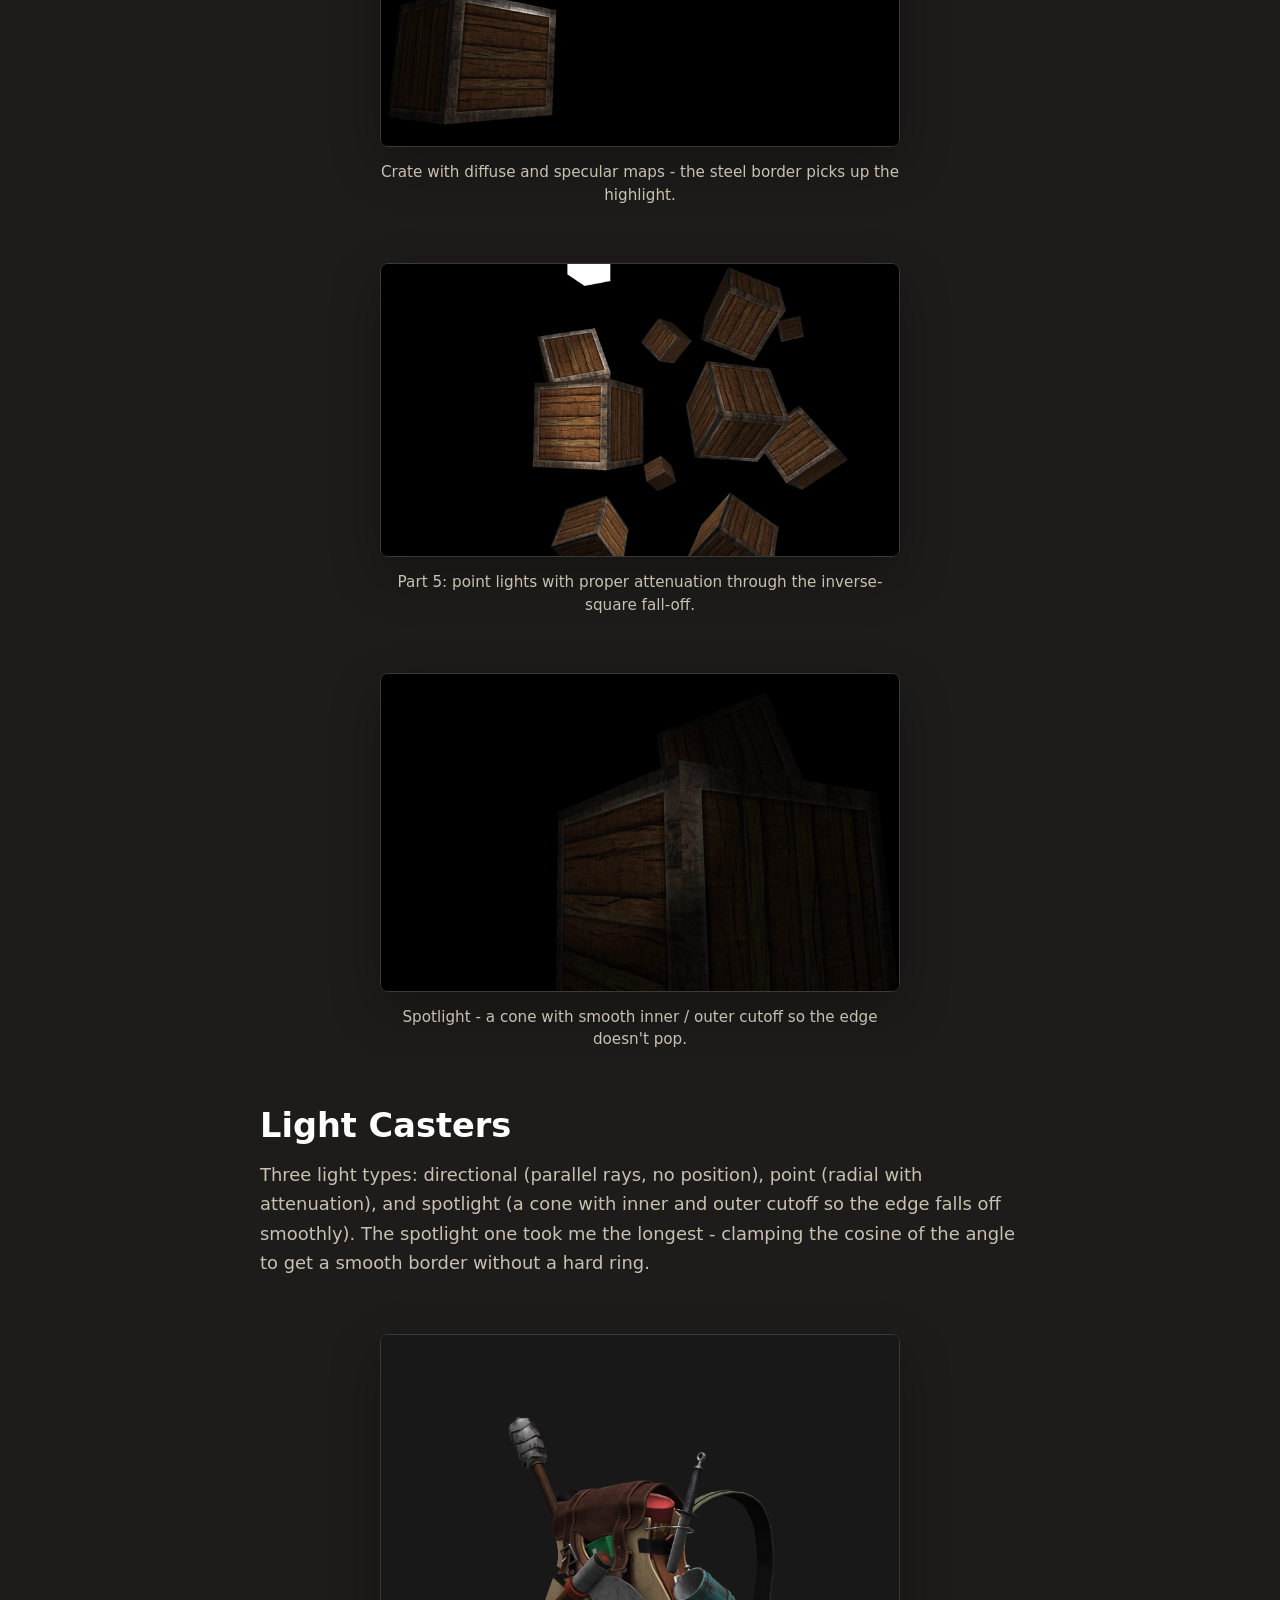
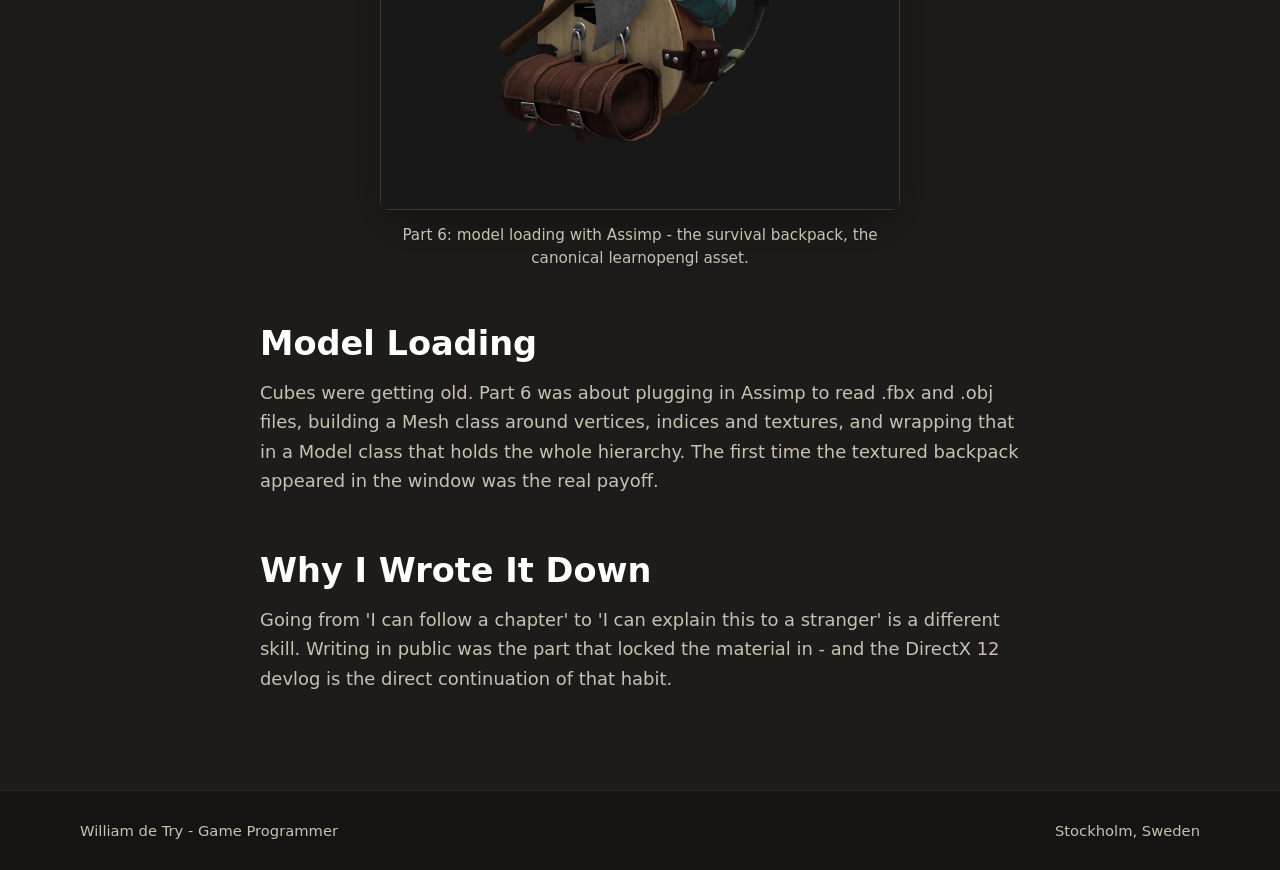
<file: projects/modern-opengl.html>
<!DOCTYPE html>
<html lang="en">
<head>
  <meta charset="UTF-8">
  <meta name="viewport" content="width=device-width, initial-scale=1.0">
  <meta name="description" content="Modern OpenGL systems case study by William de Try.">
  <title>Modern OpenGL Systems | William de Try</title>
  <link rel="stylesheet" href="../assets/css/style.css">
  <script defer src="../assets/js/data.js"></script>
  <script defer src="../assets/js/site.js"></script>
</head>
<body data-root=".." data-page="projects">
  <div data-site-header></div>
  <main data-project-detail="modern-opengl"></main>
  <div data-site-footer></div>
</body>
</html>
</file>
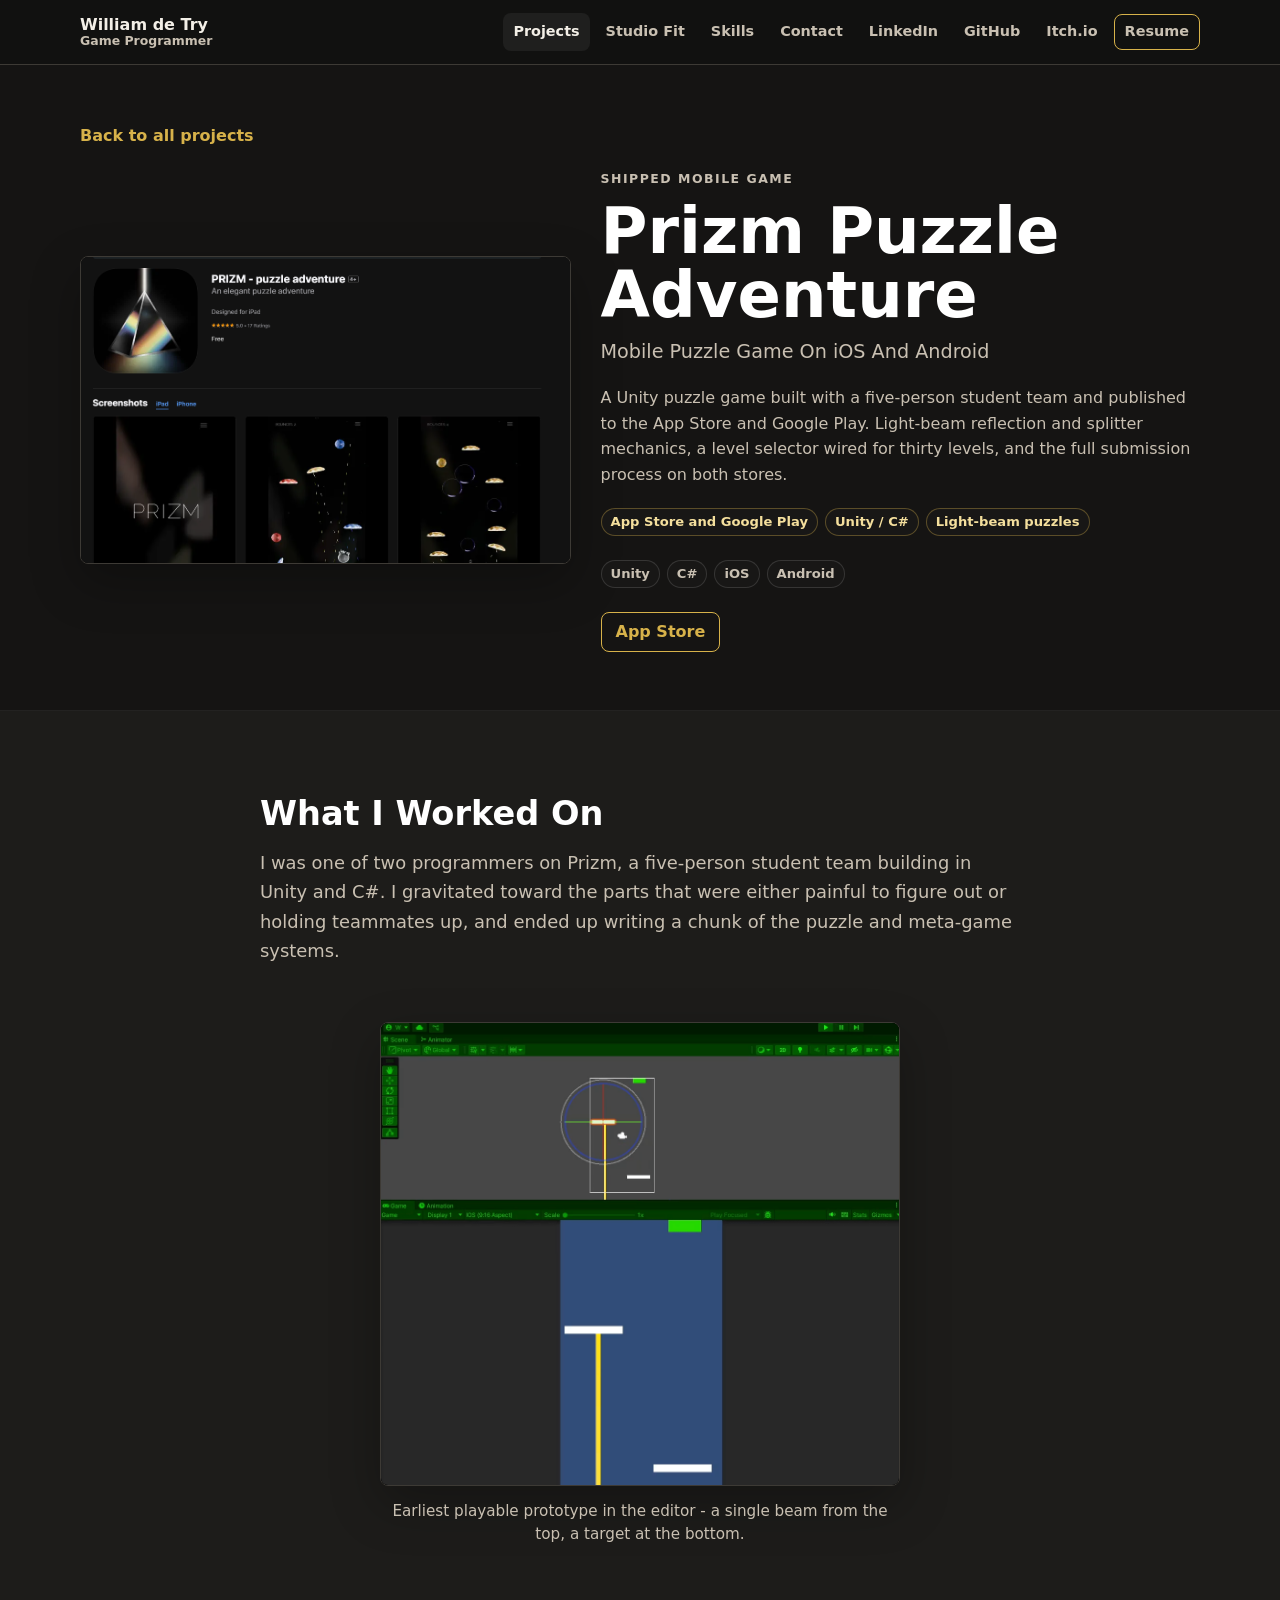
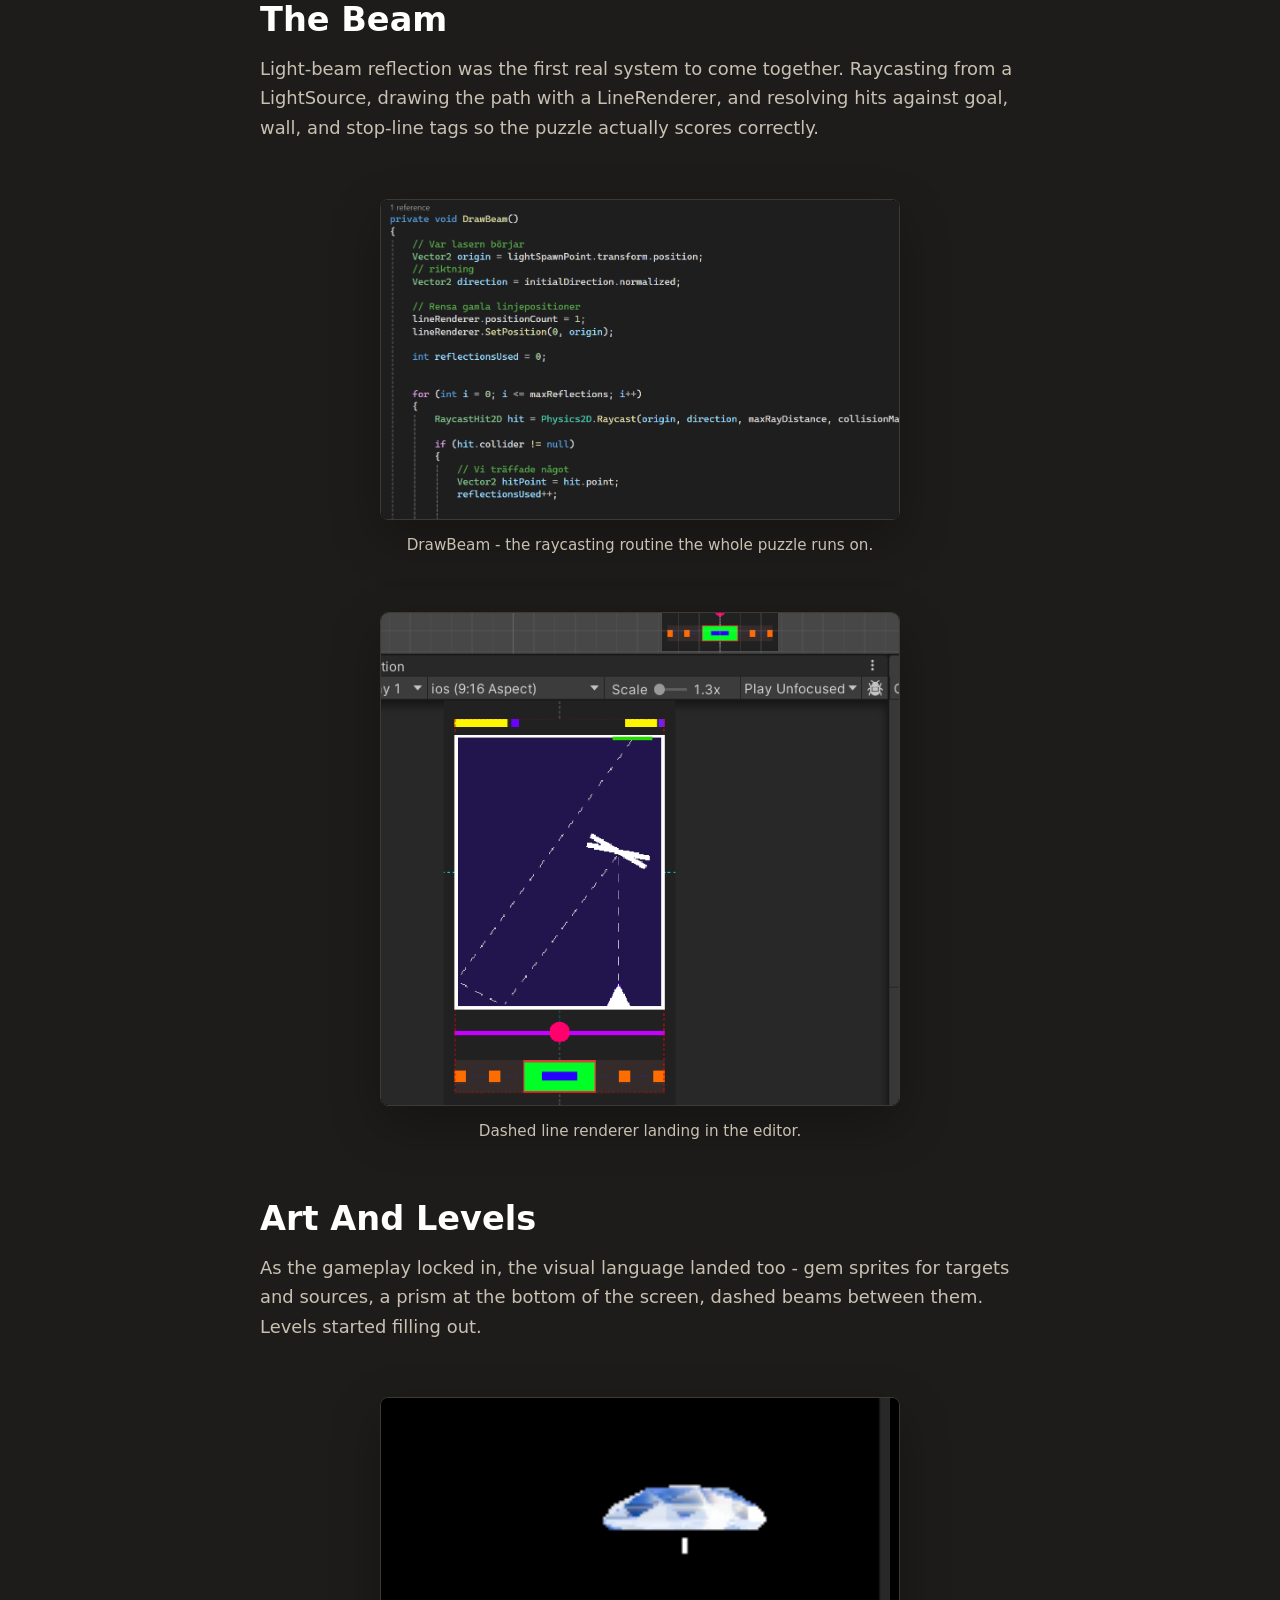
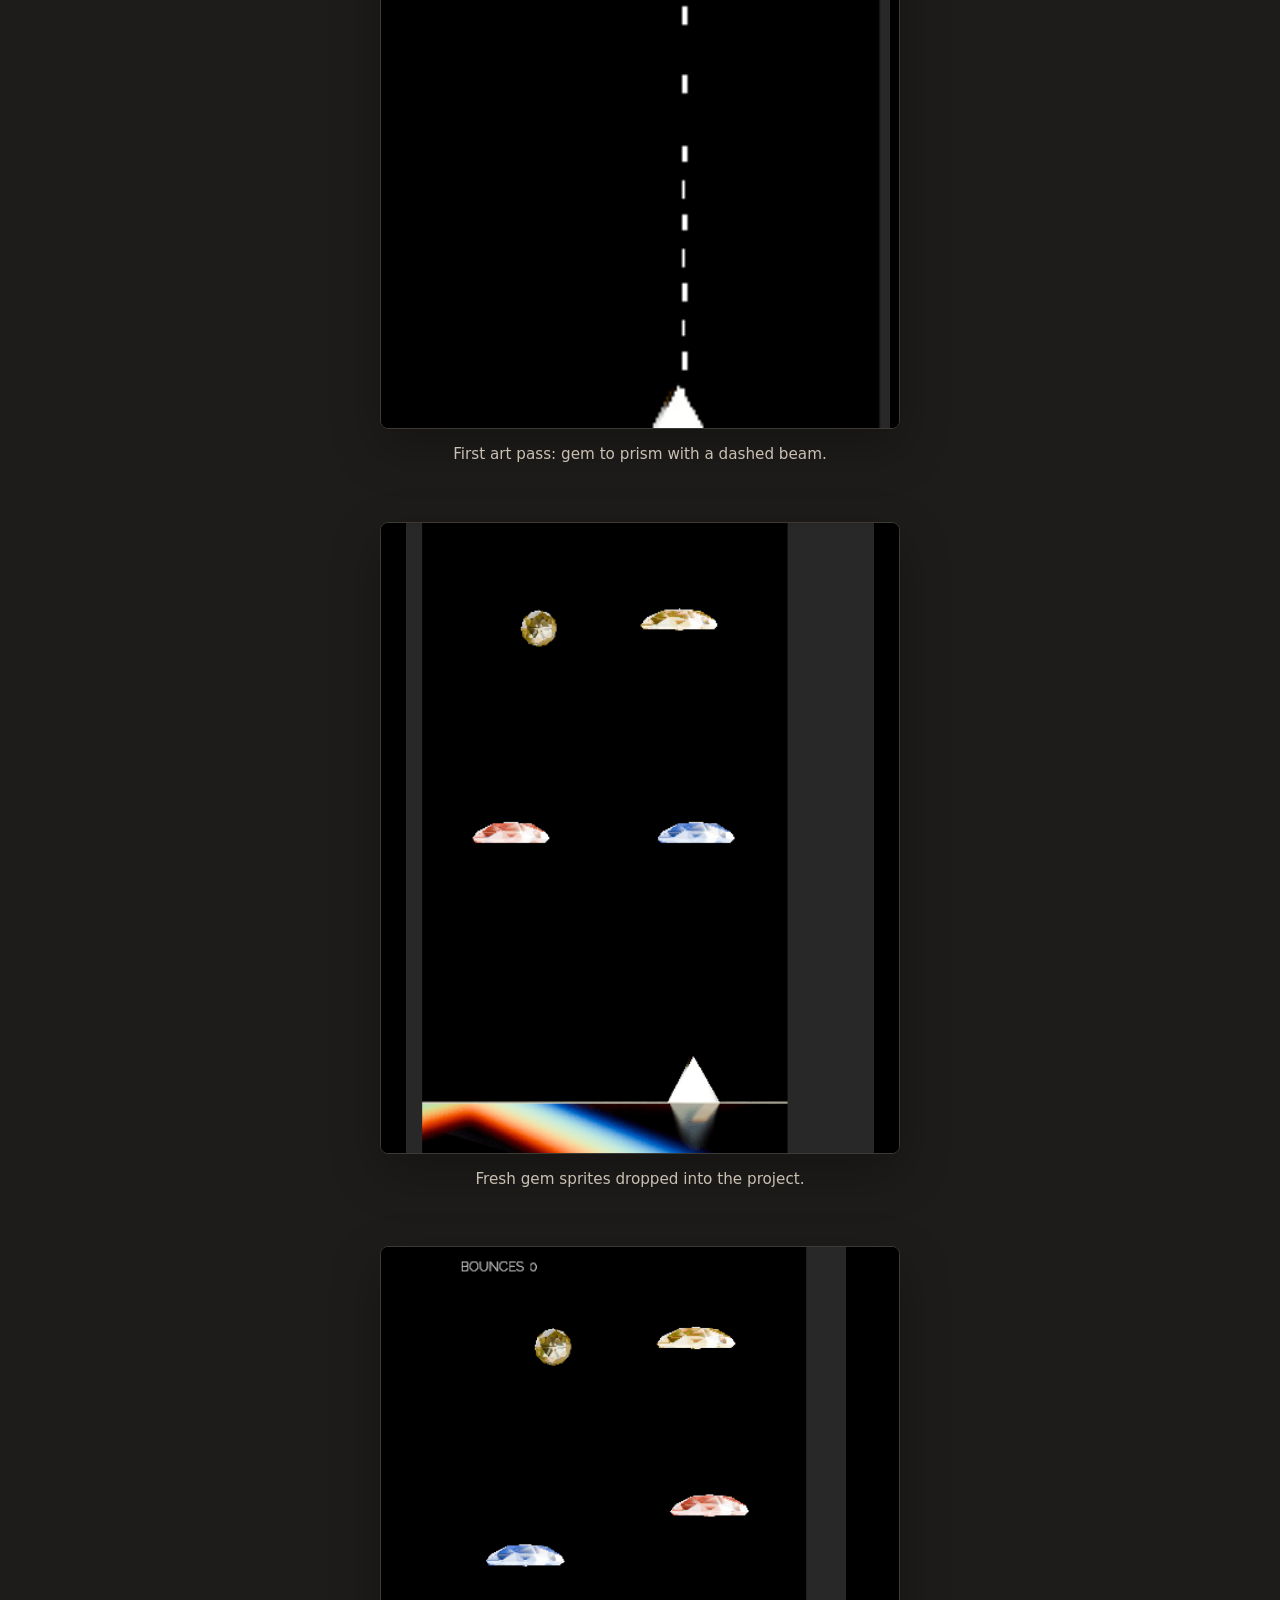
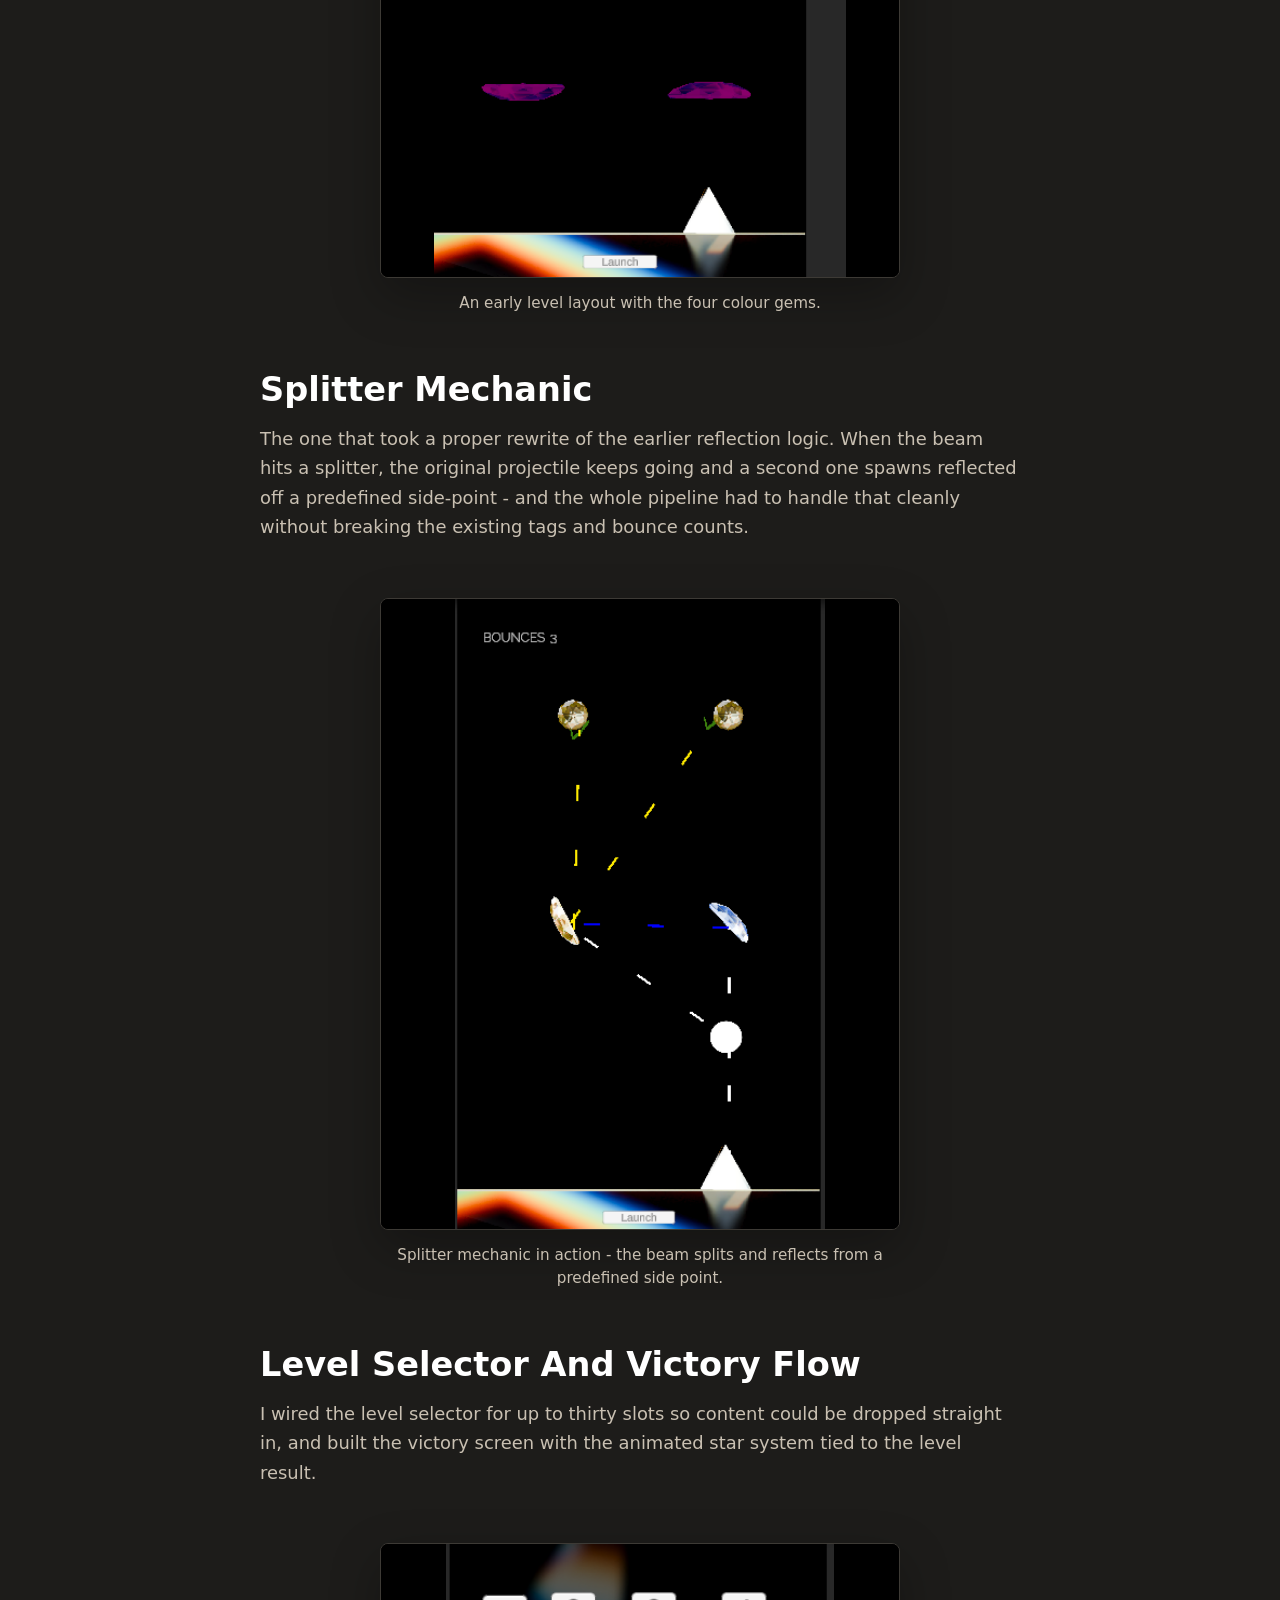
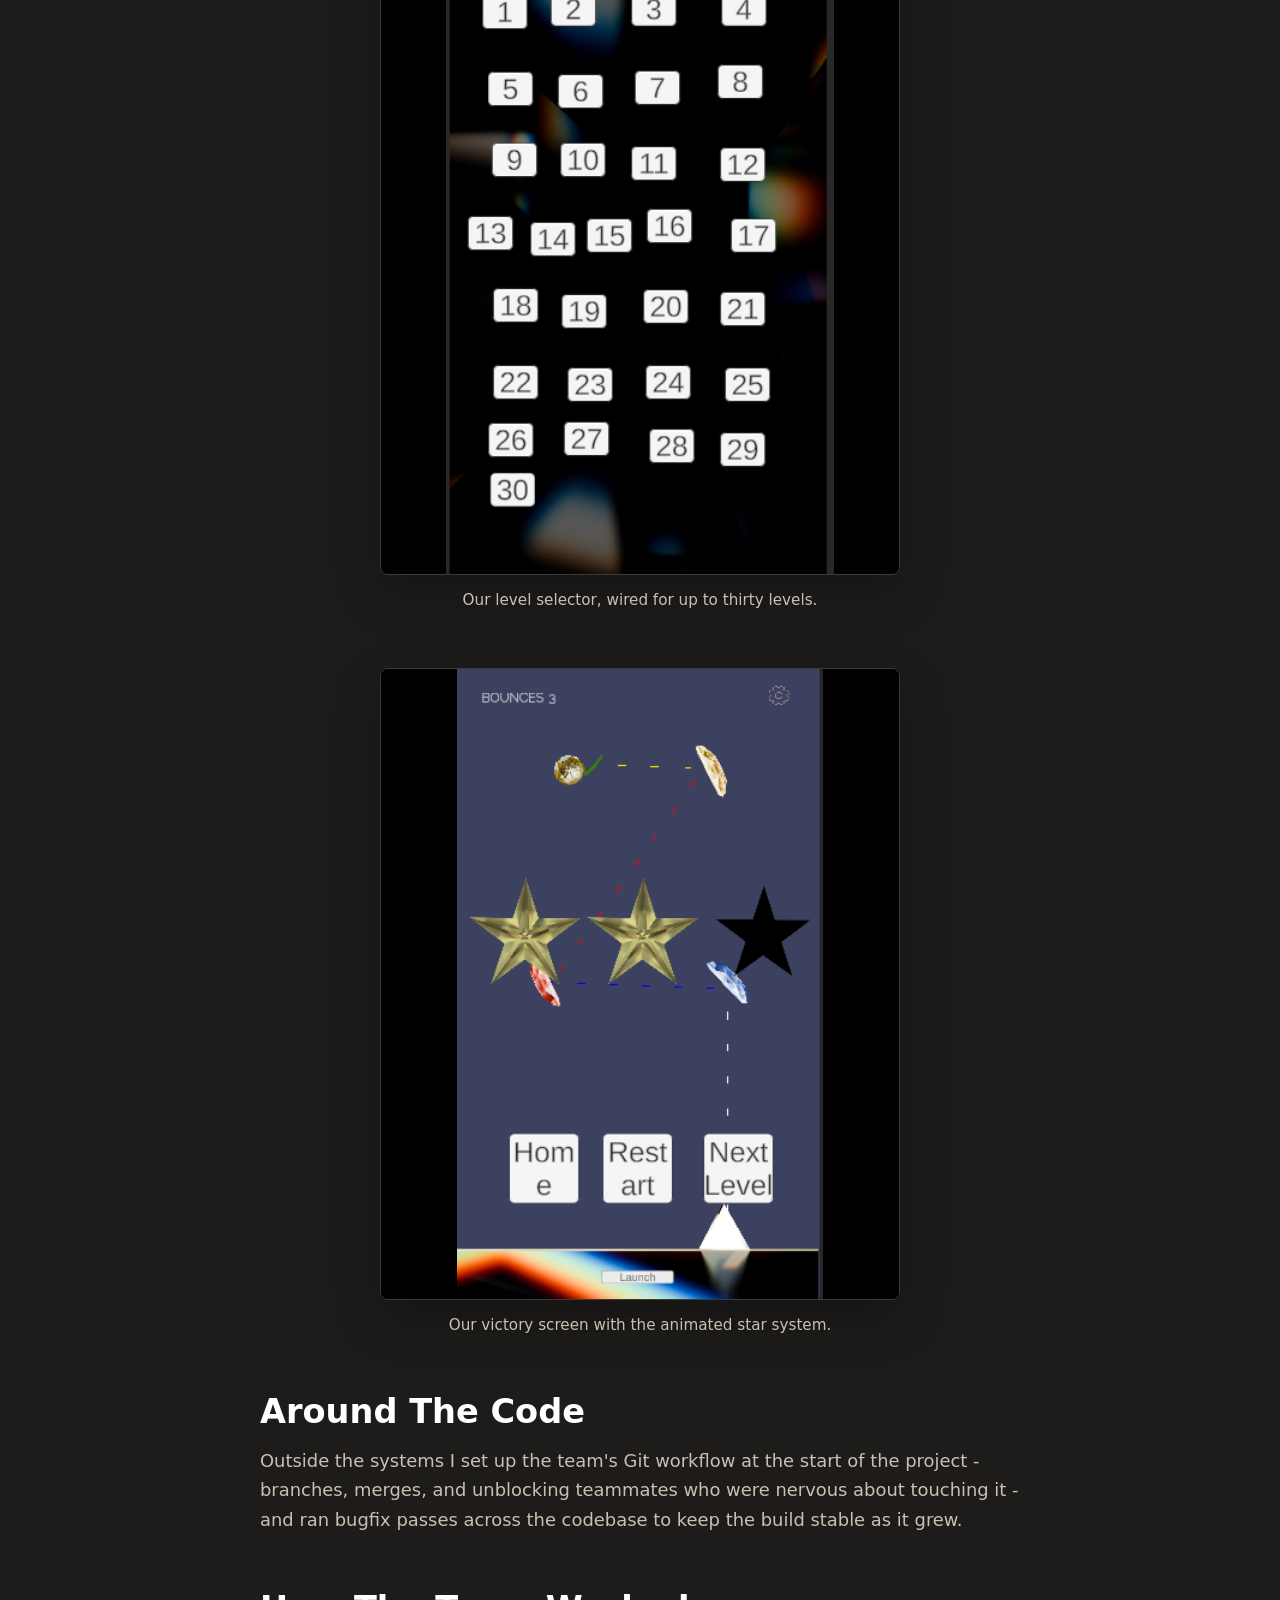
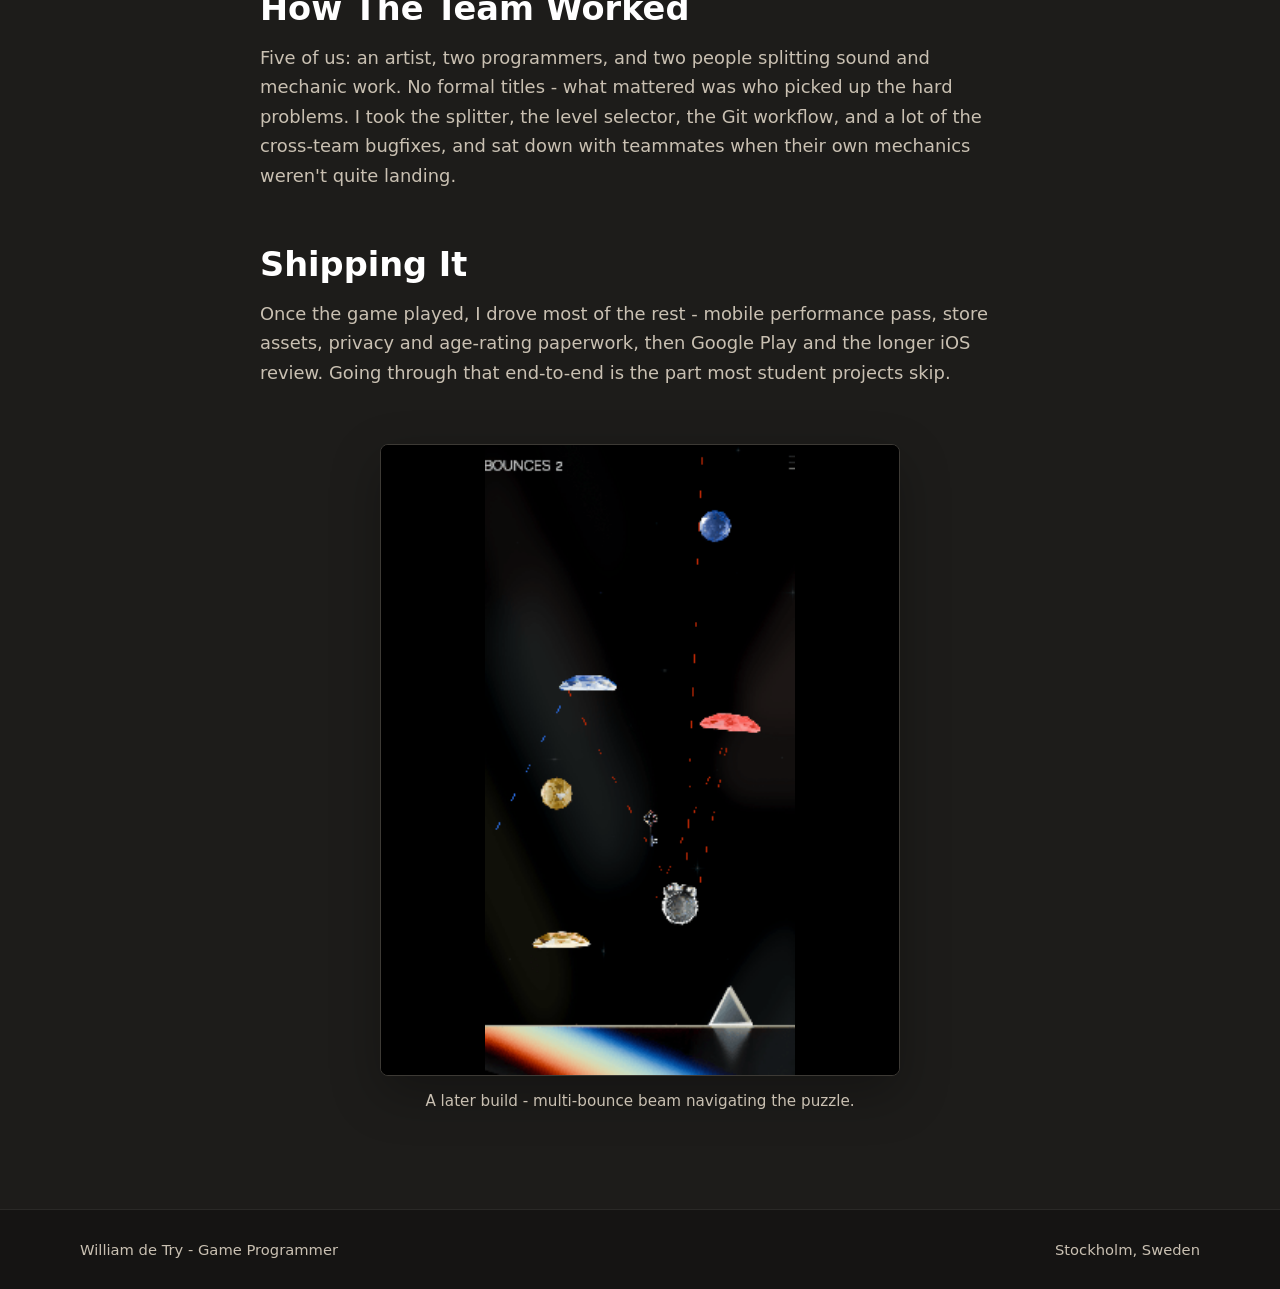
<file: projects/prizm.html>
<!DOCTYPE html>
<html lang="en">
<head>
  <meta charset="UTF-8">
  <meta name="viewport" content="width=device-width, initial-scale=1.0">
  <meta name="description" content="Prizm Puzzle Adventure case study by William de Try.">
  <title>Prizm Puzzle Adventure | William de Try</title>
  <link rel="stylesheet" href="../assets/css/style.css">
  <script defer src="../assets/js/data.js"></script>
  <script defer src="../assets/js/site.js"></script>
</head>
<body data-root=".." data-page="projects">
  <div data-site-header></div>
  <main data-project-detail="prizm"></main>
  <div data-site-footer></div>
</body>
</html>
</file>
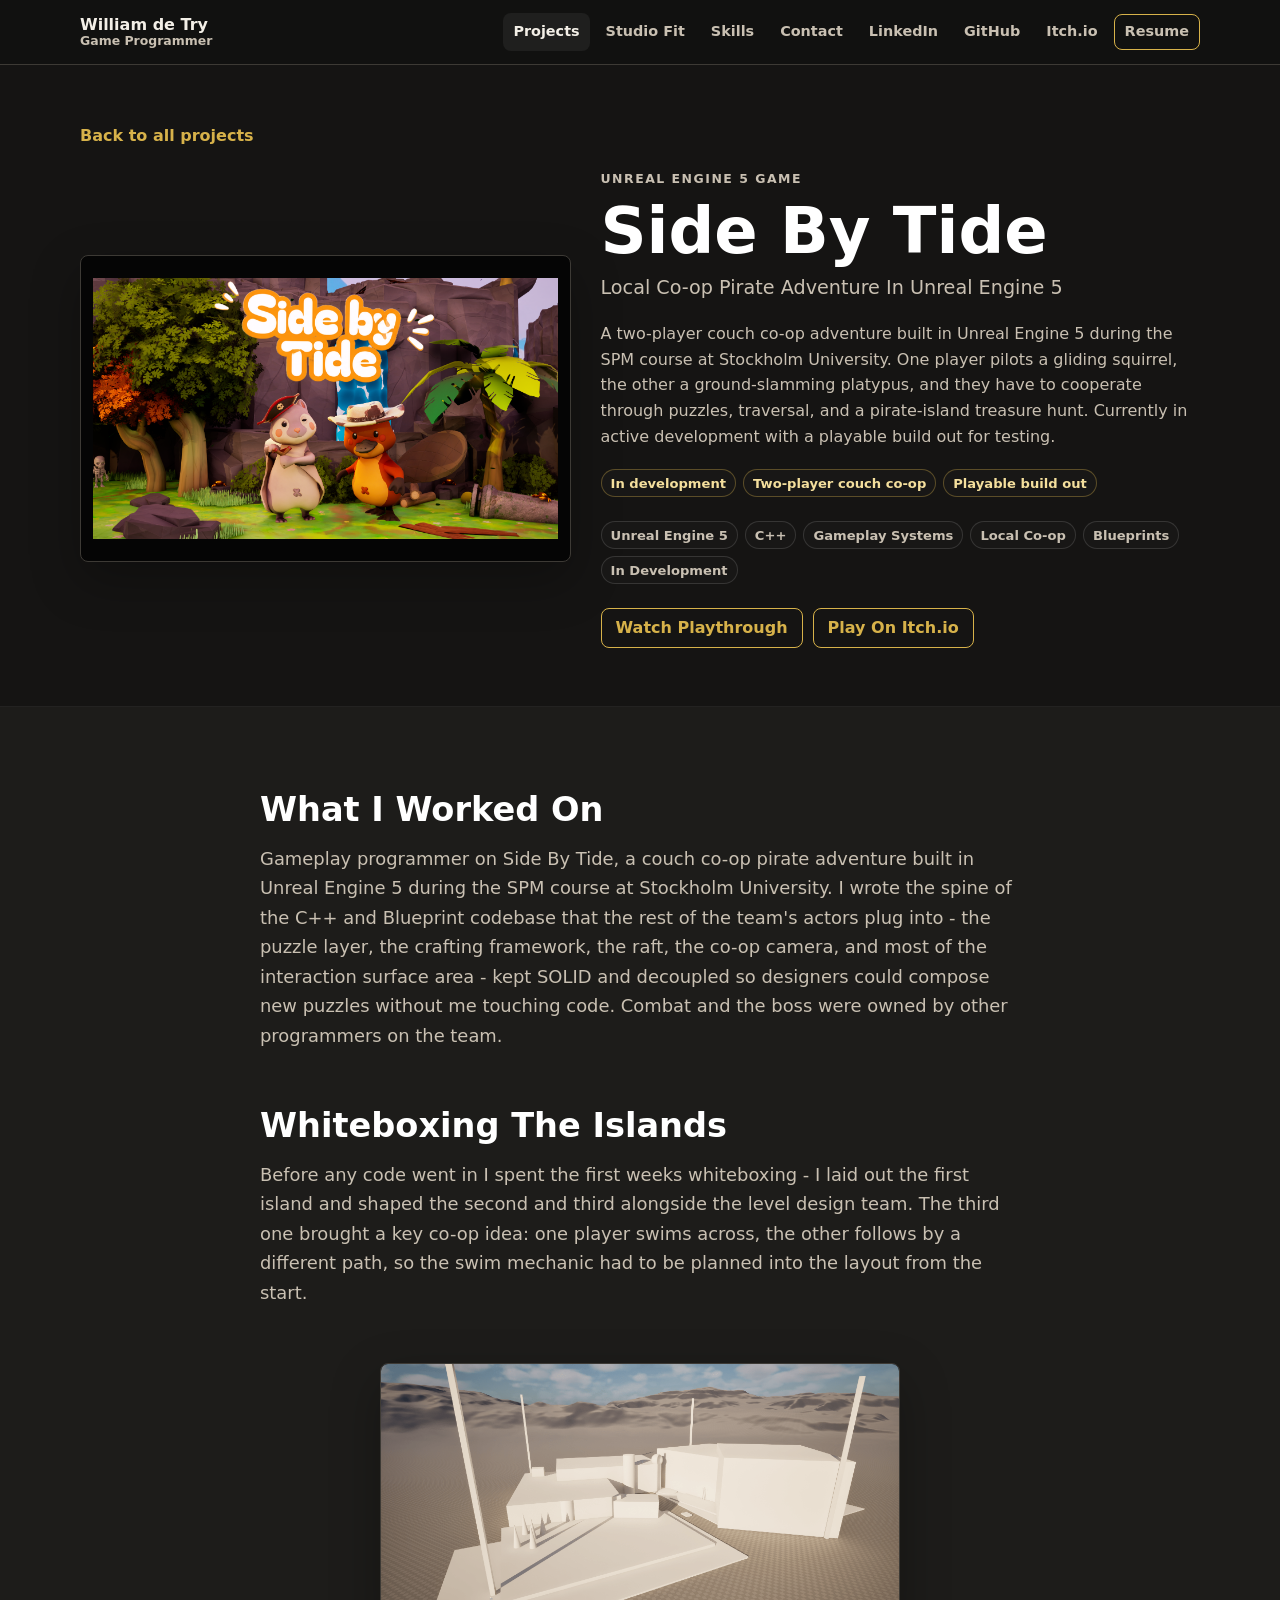
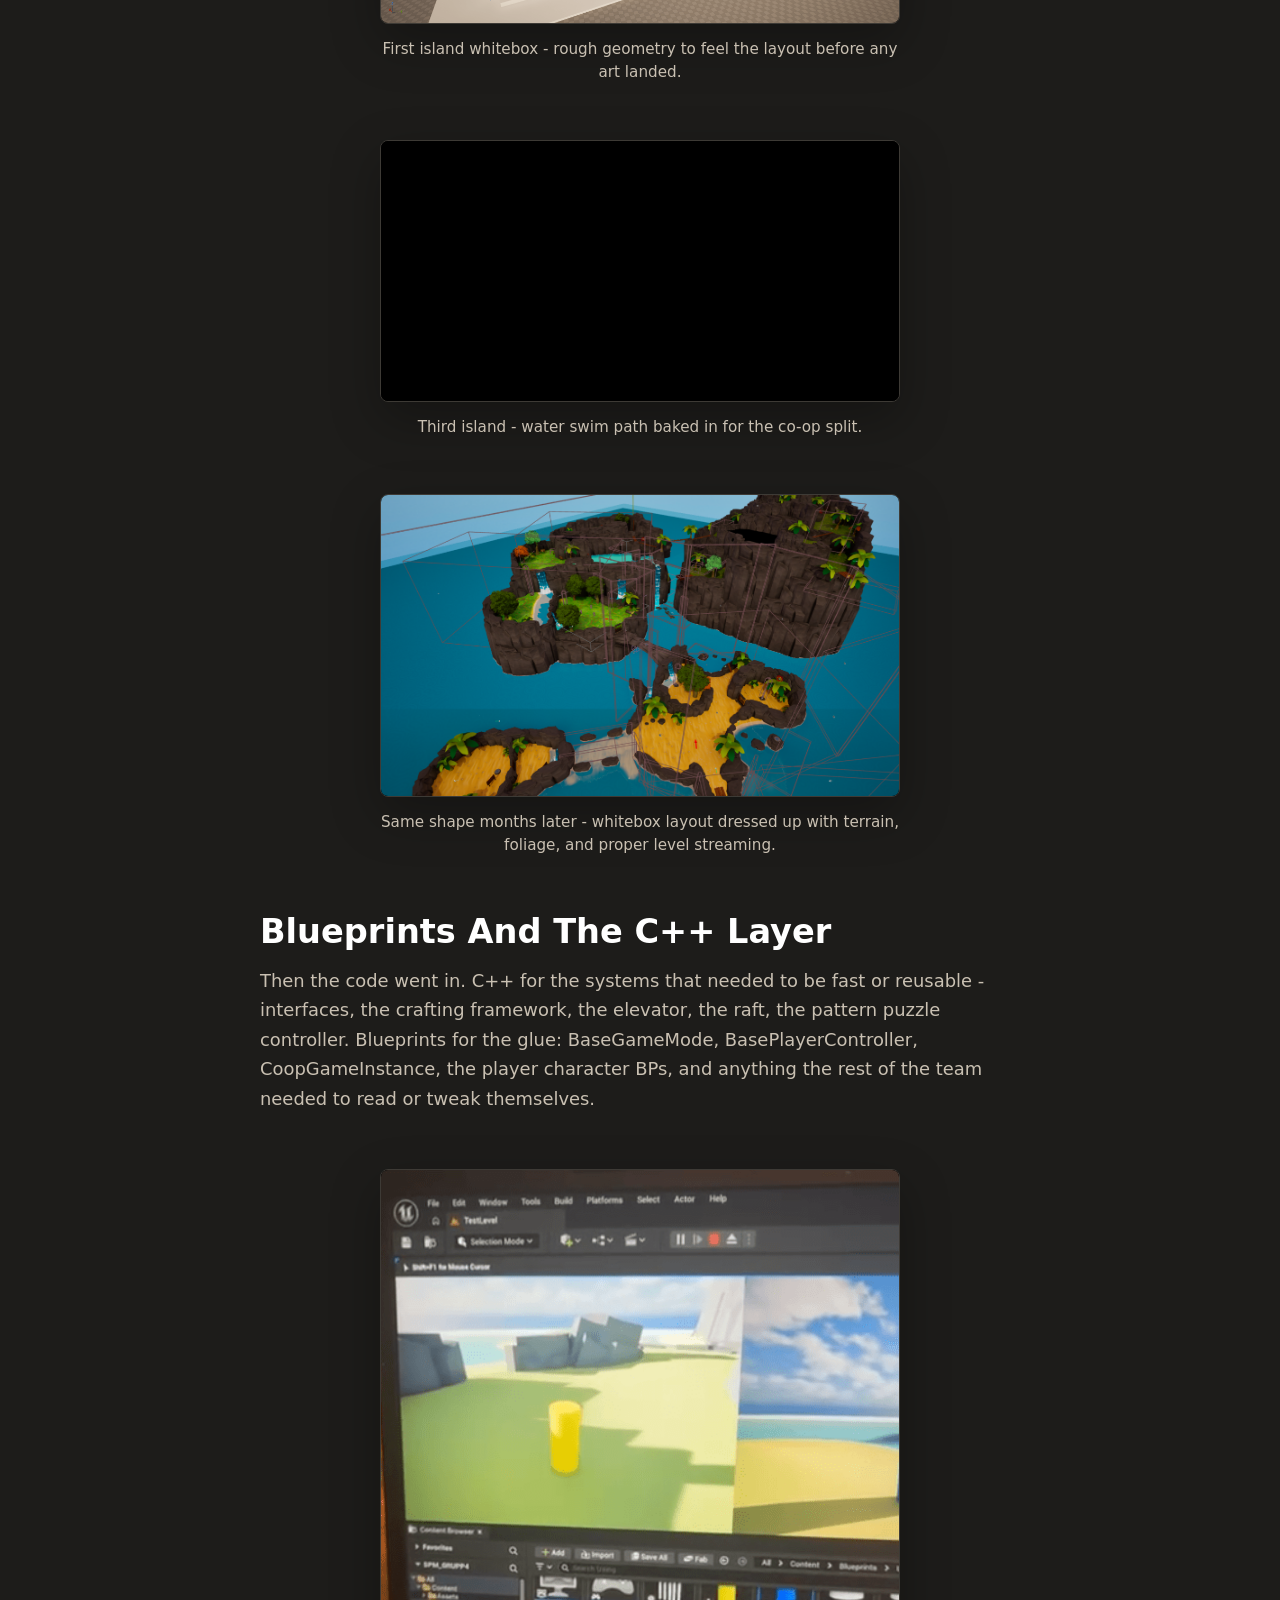
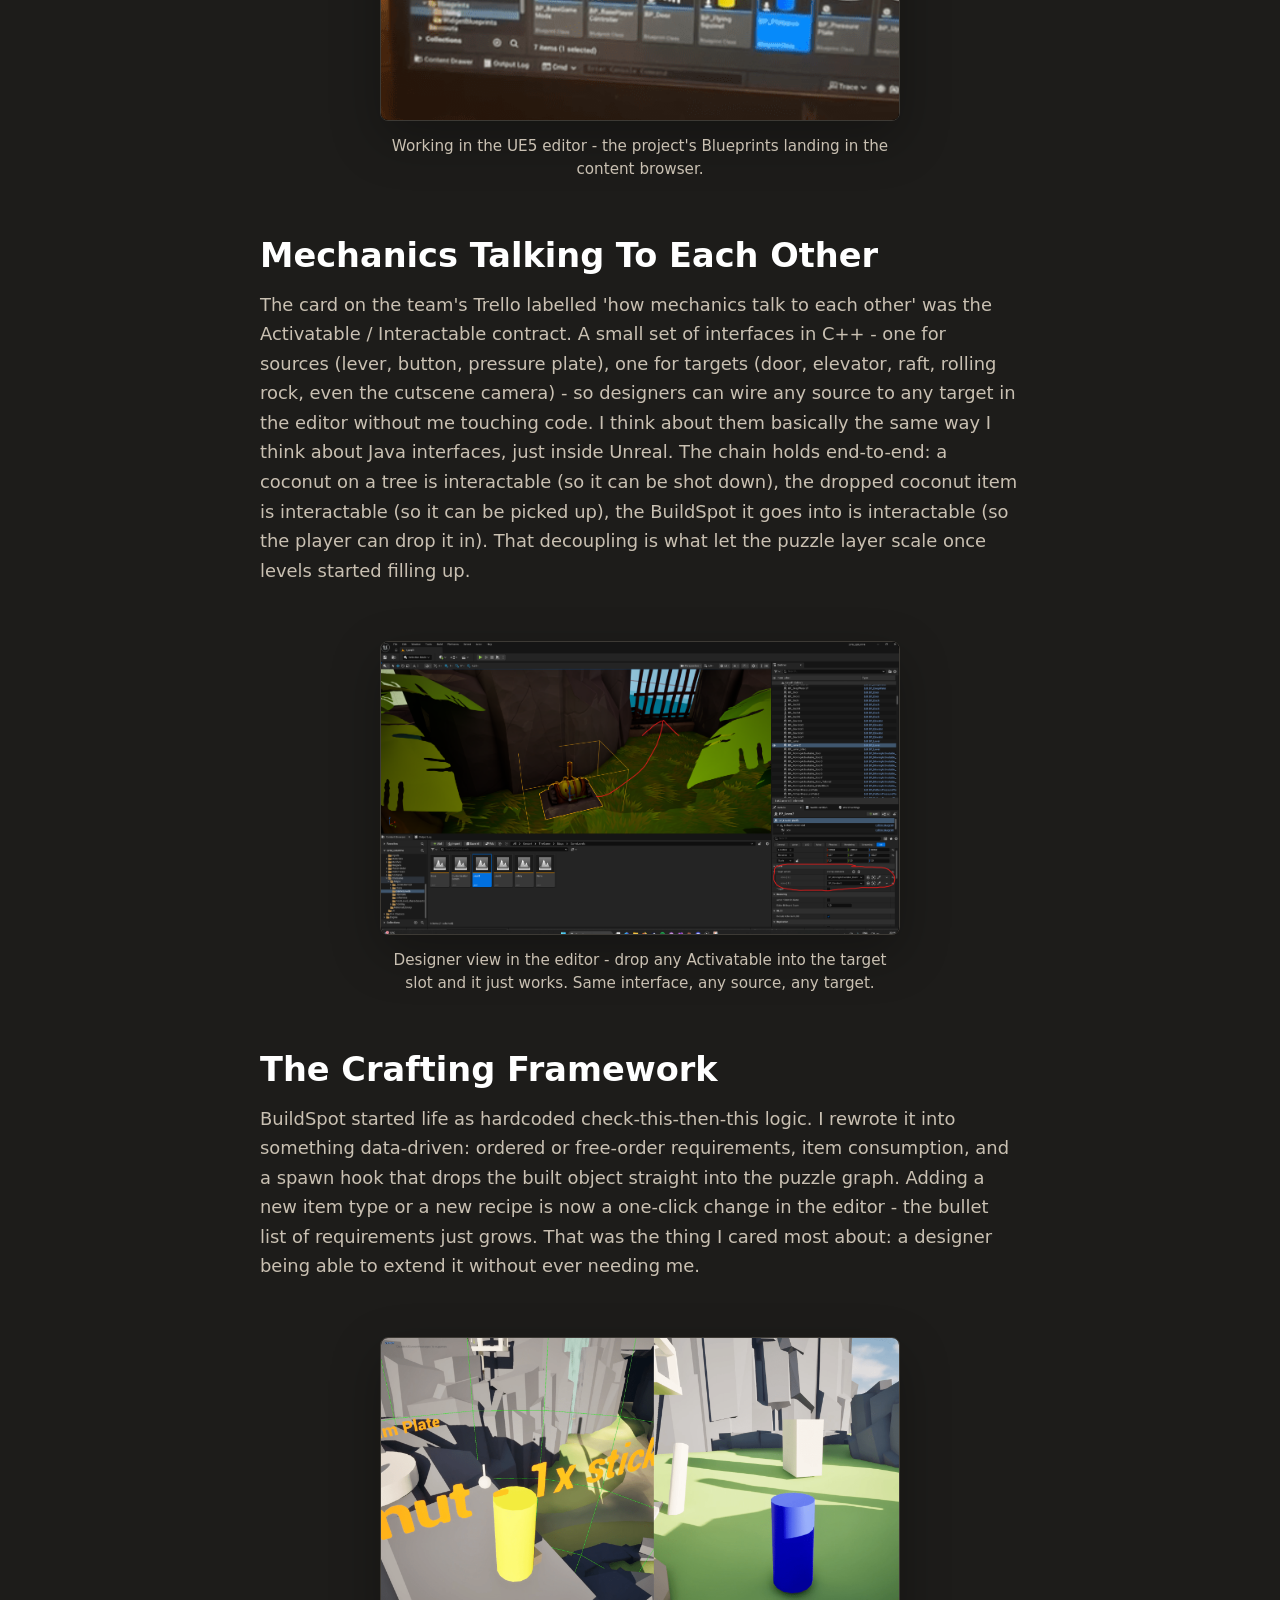
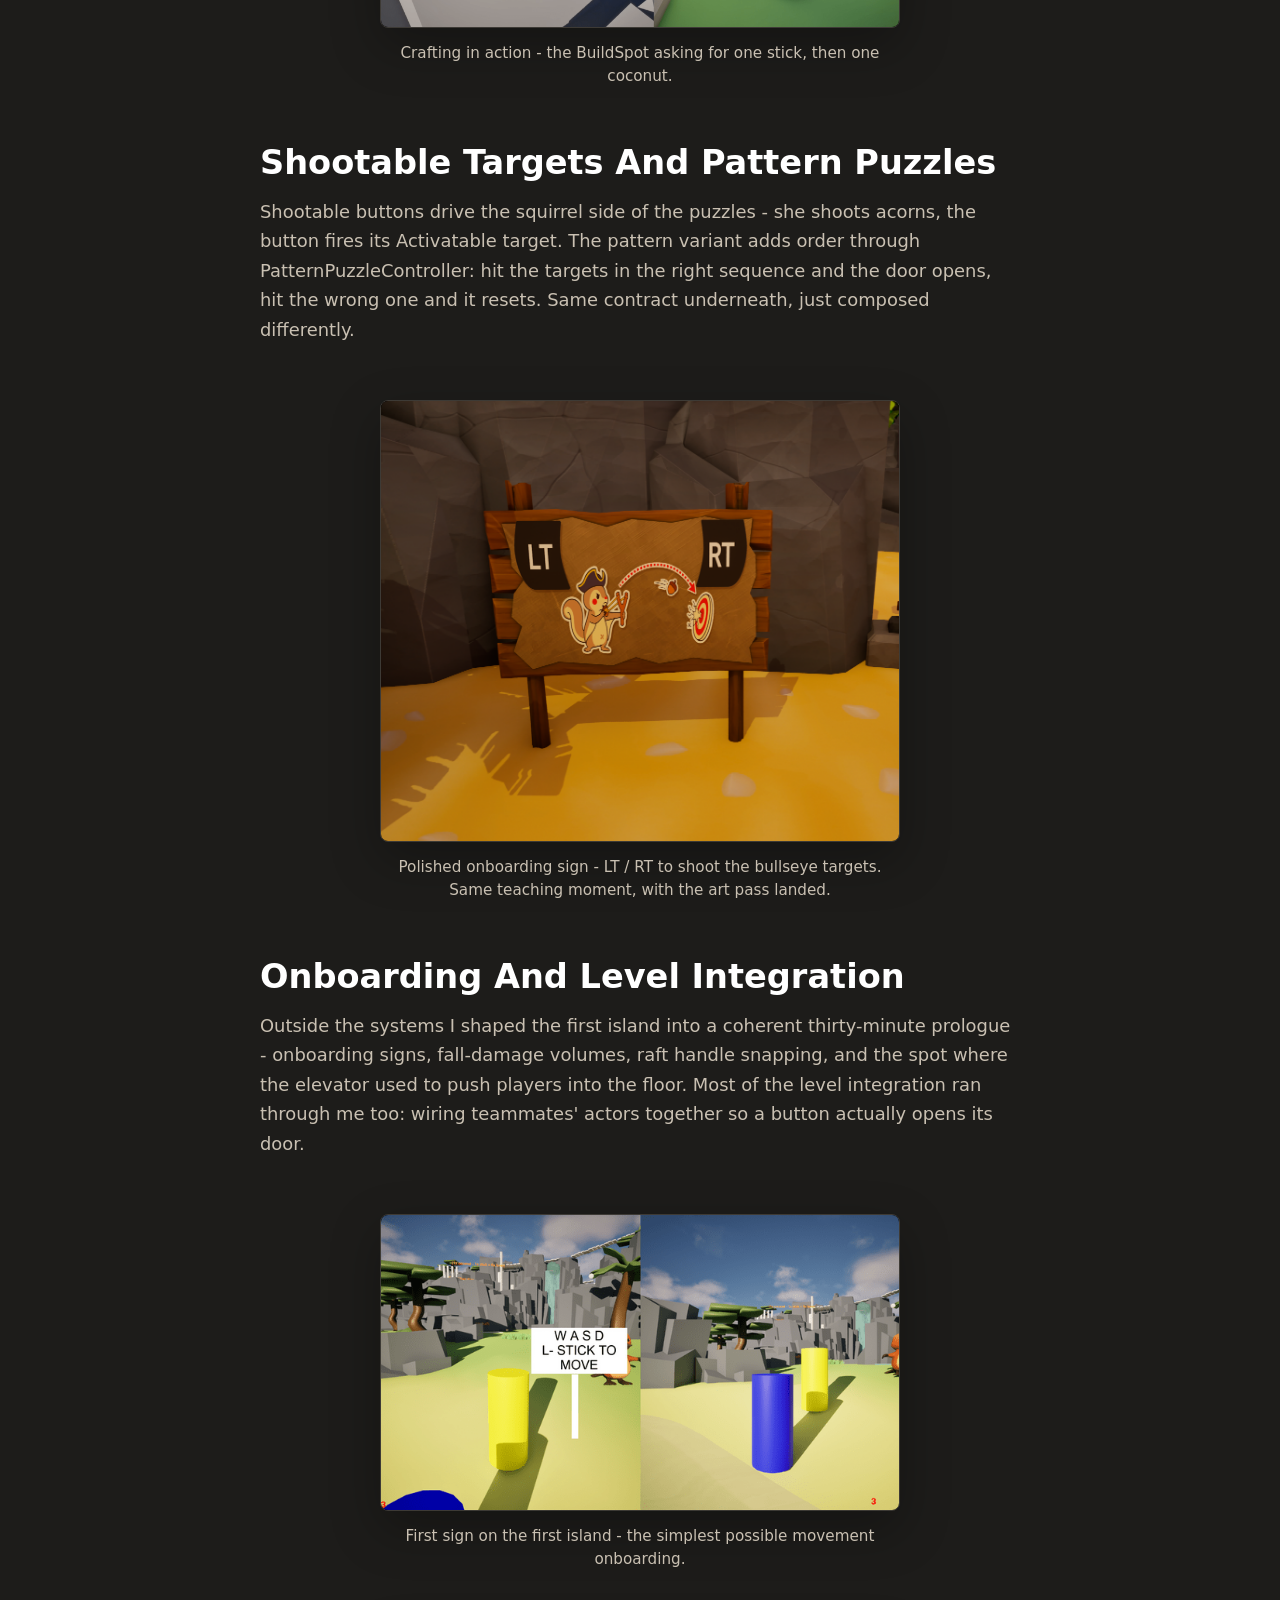
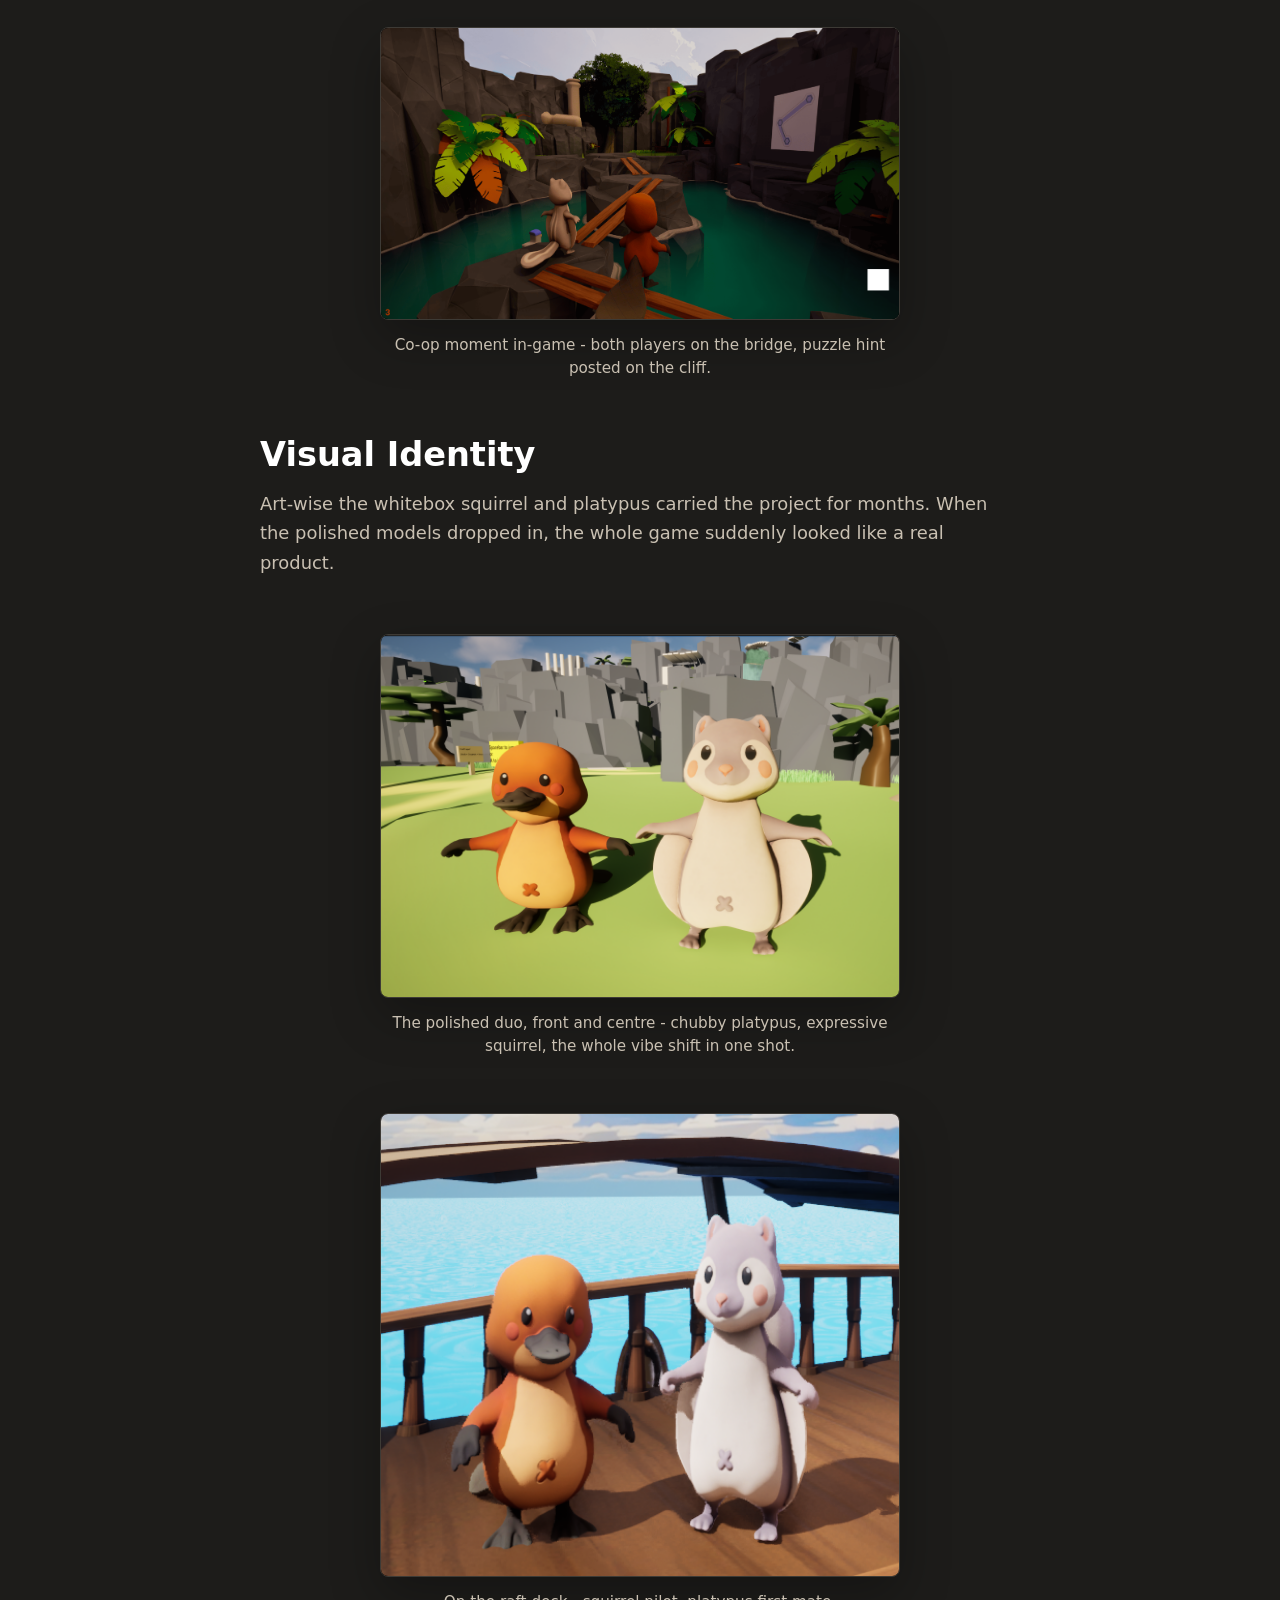
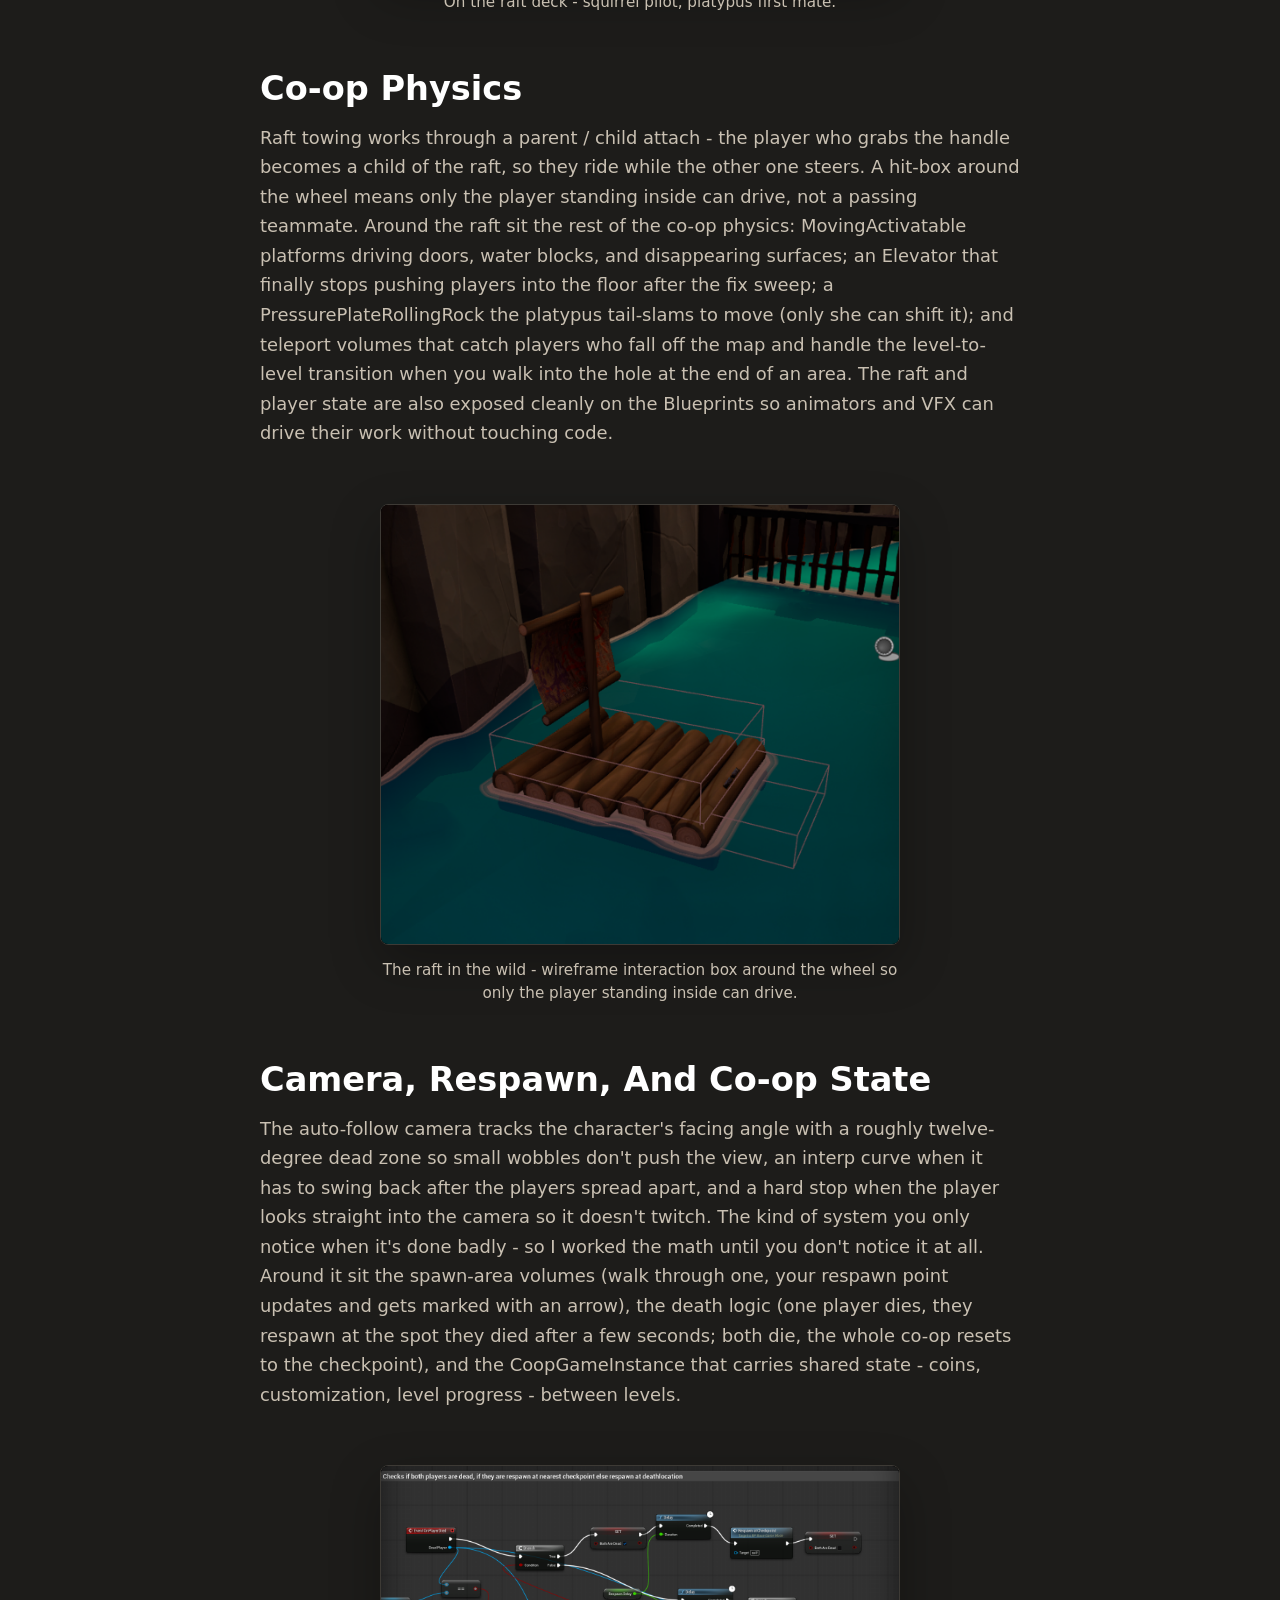
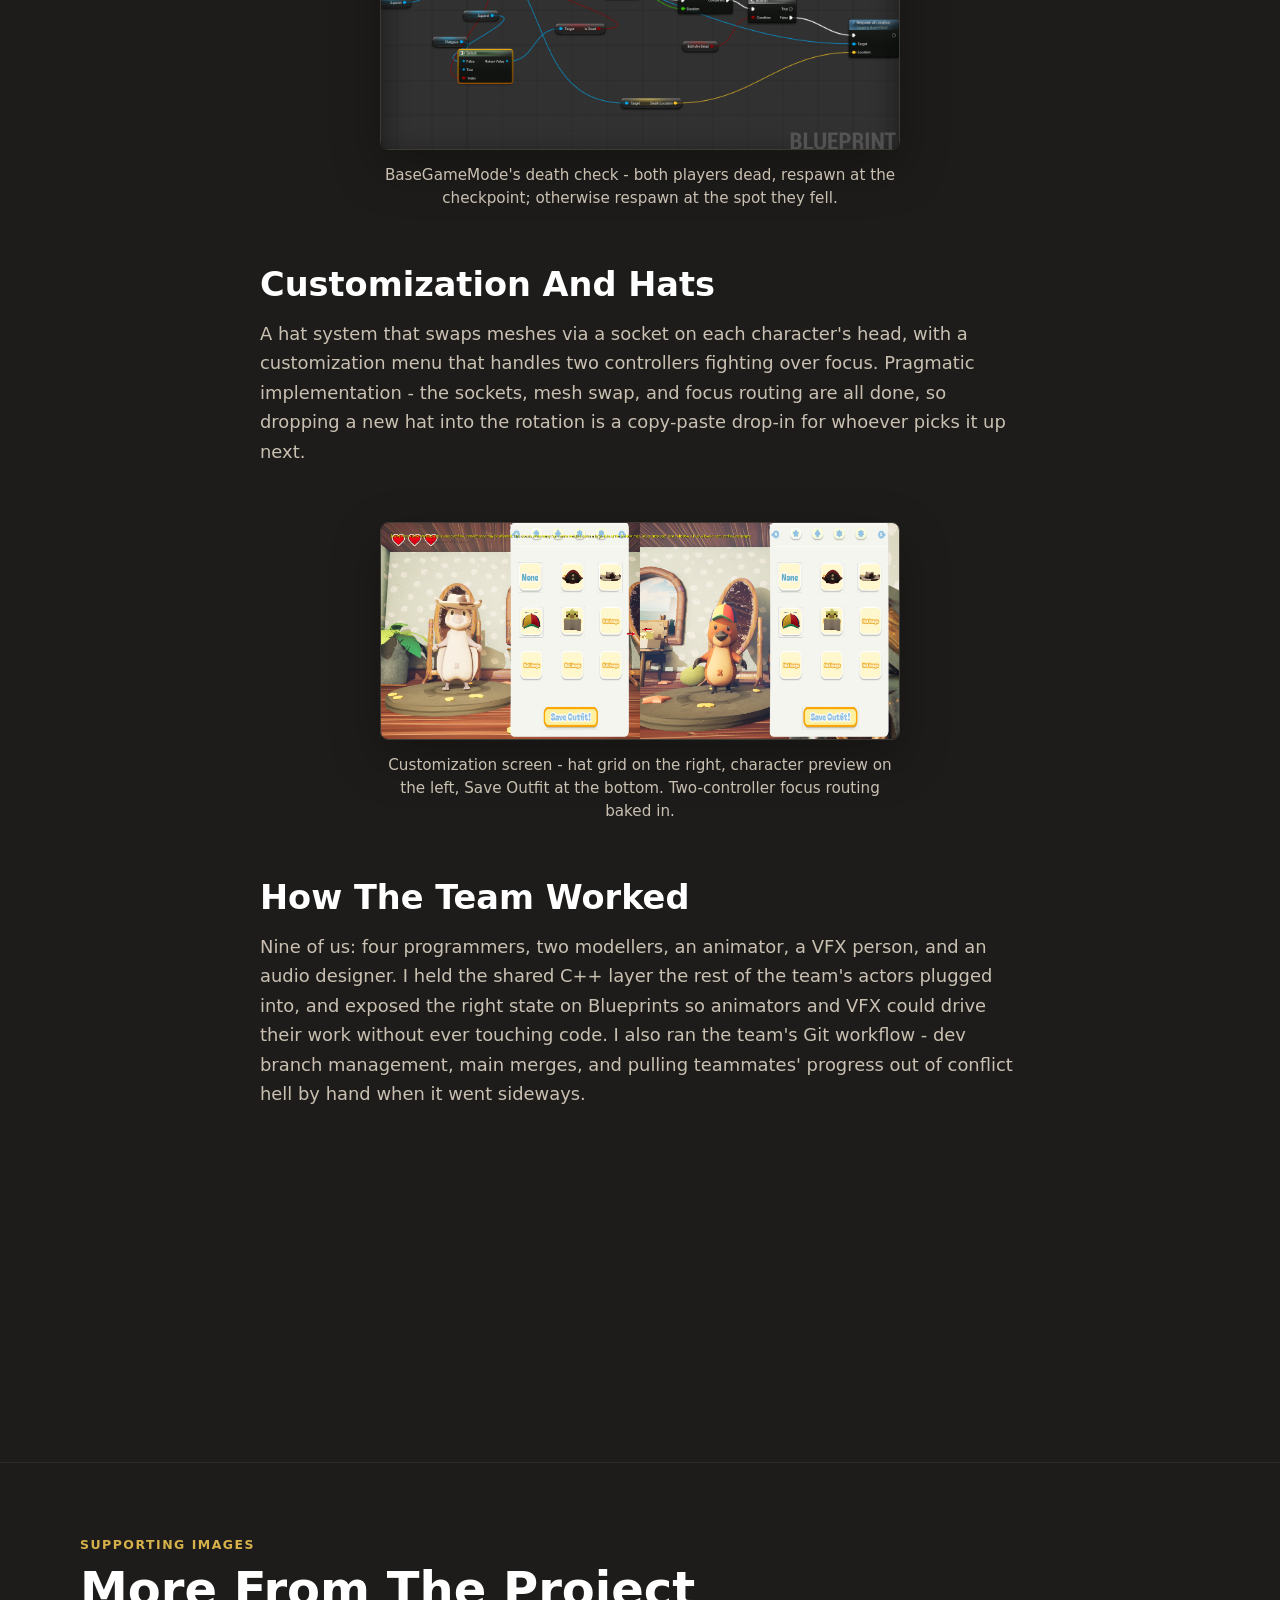
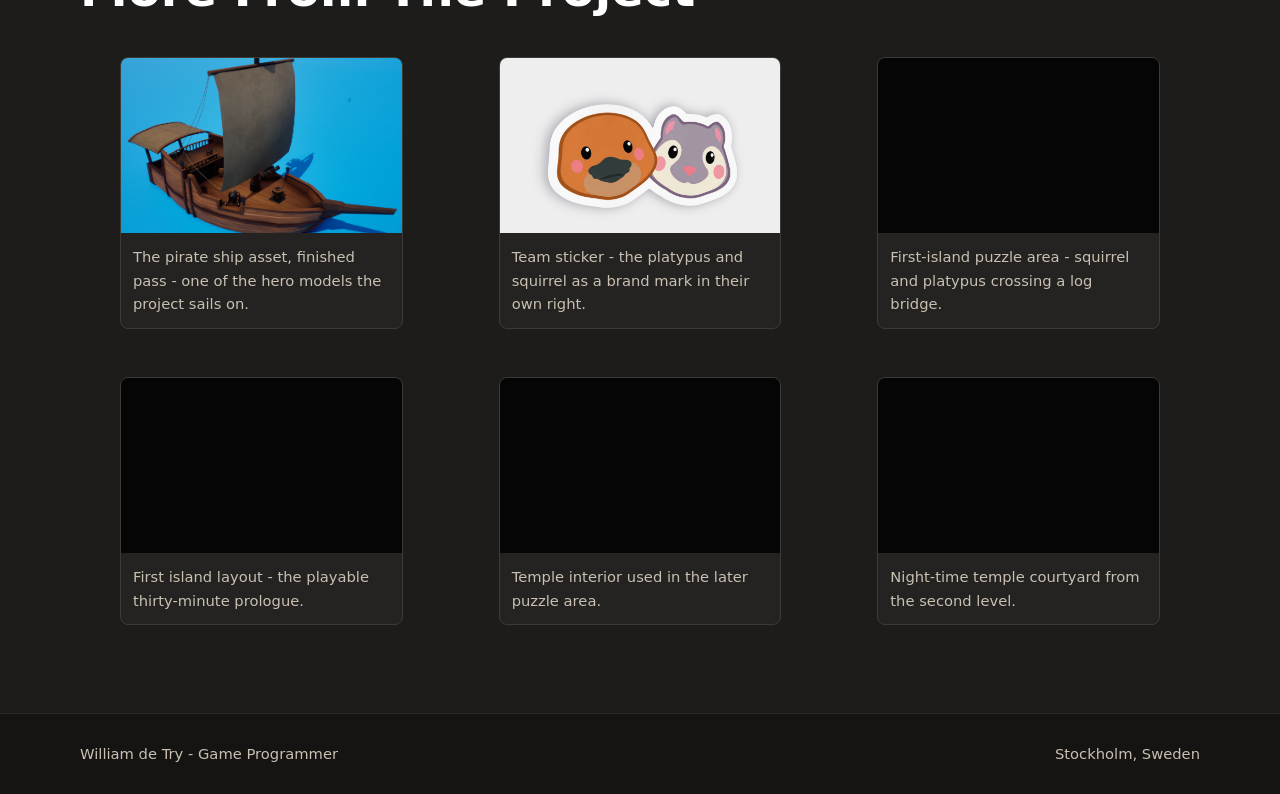
<file: projects/side-by-tide.html>
<!DOCTYPE html>
<html lang="en">
<head>
  <meta charset="UTF-8">
  <meta name="viewport" content="width=device-width, initial-scale=1.0">
  <meta name="description" content="Side By Tide co-op Unreal Engine 5 game case study by William de Try.">
  <title>Side By Tide | William de Try</title>
  <link rel="stylesheet" href="../assets/css/style.css">
  <script defer src="../assets/js/data.js"></script>
  <script defer src="../assets/js/site.js"></script>
</head>
<body data-root=".." data-page="projects">
  <div data-site-header></div>
  <main data-project-detail="side-by-tide"></main>
  <div data-site-footer></div>
</body>
</html>
</file>
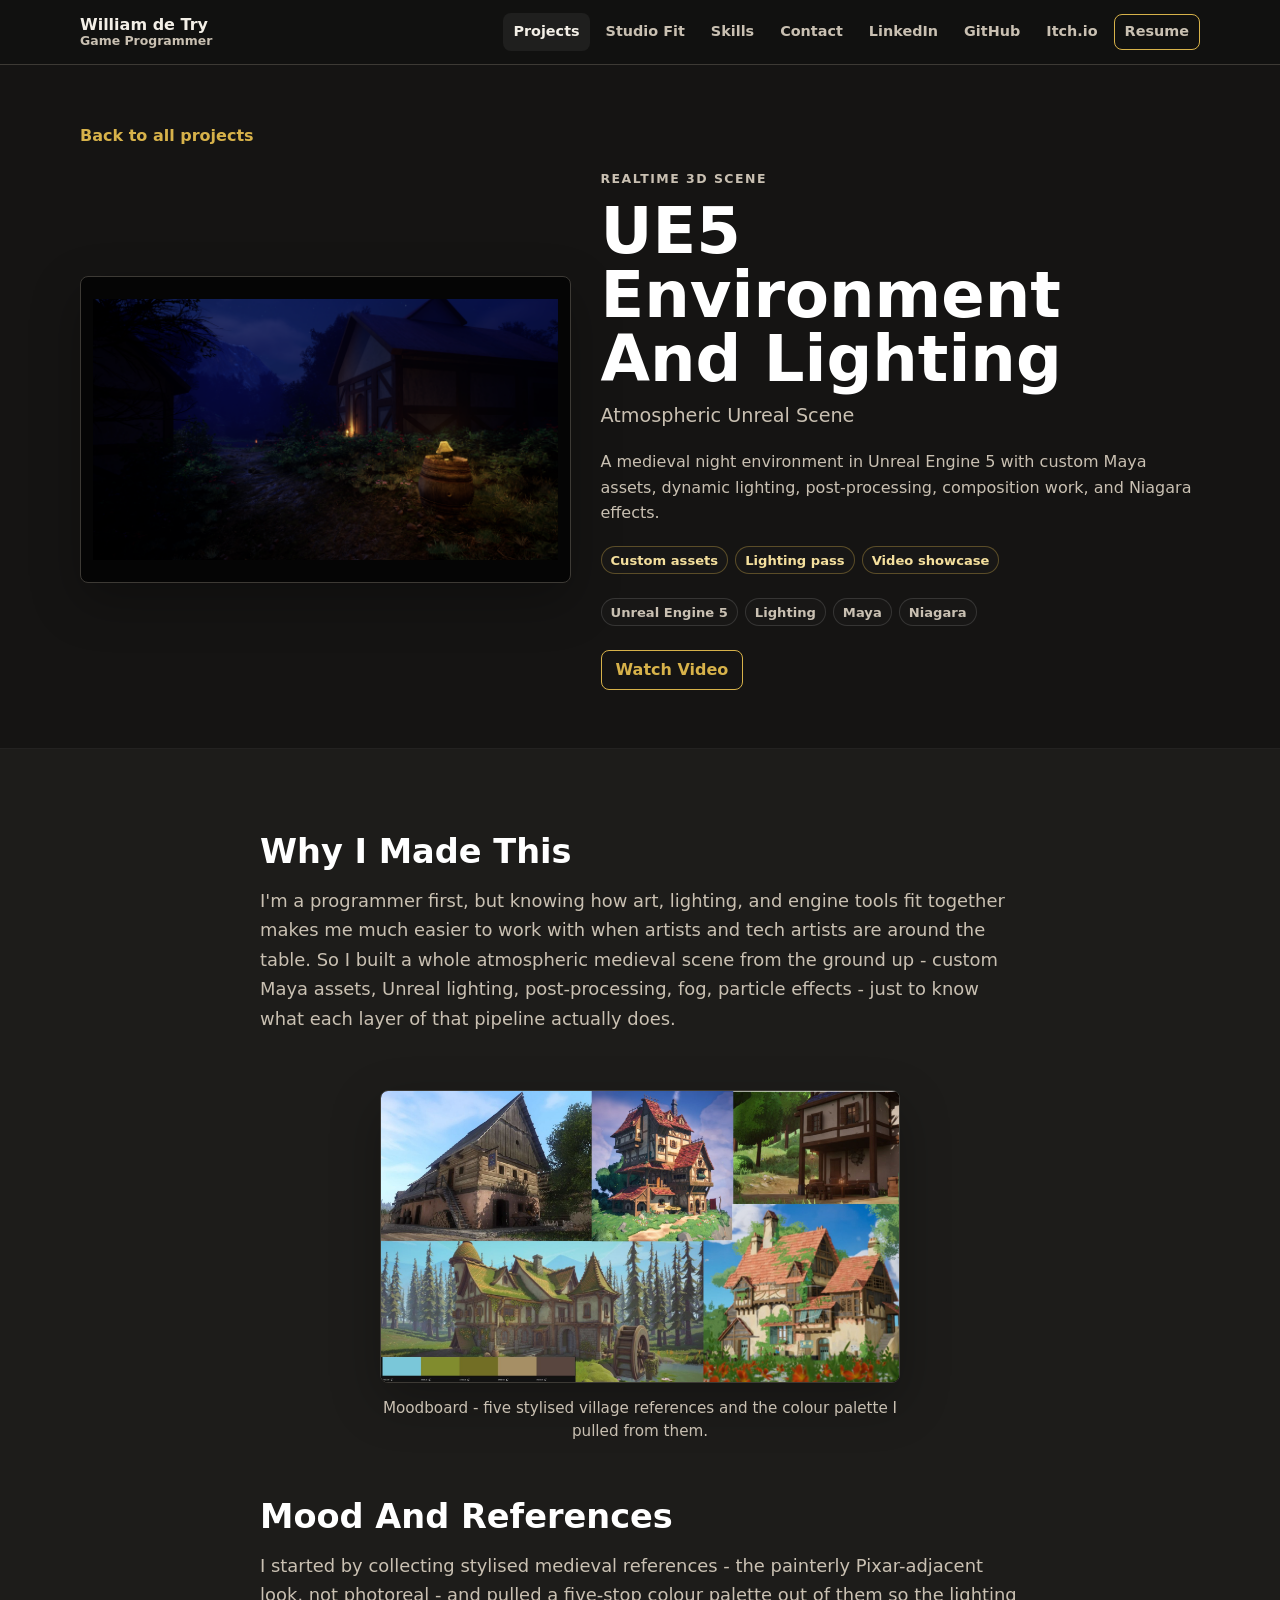
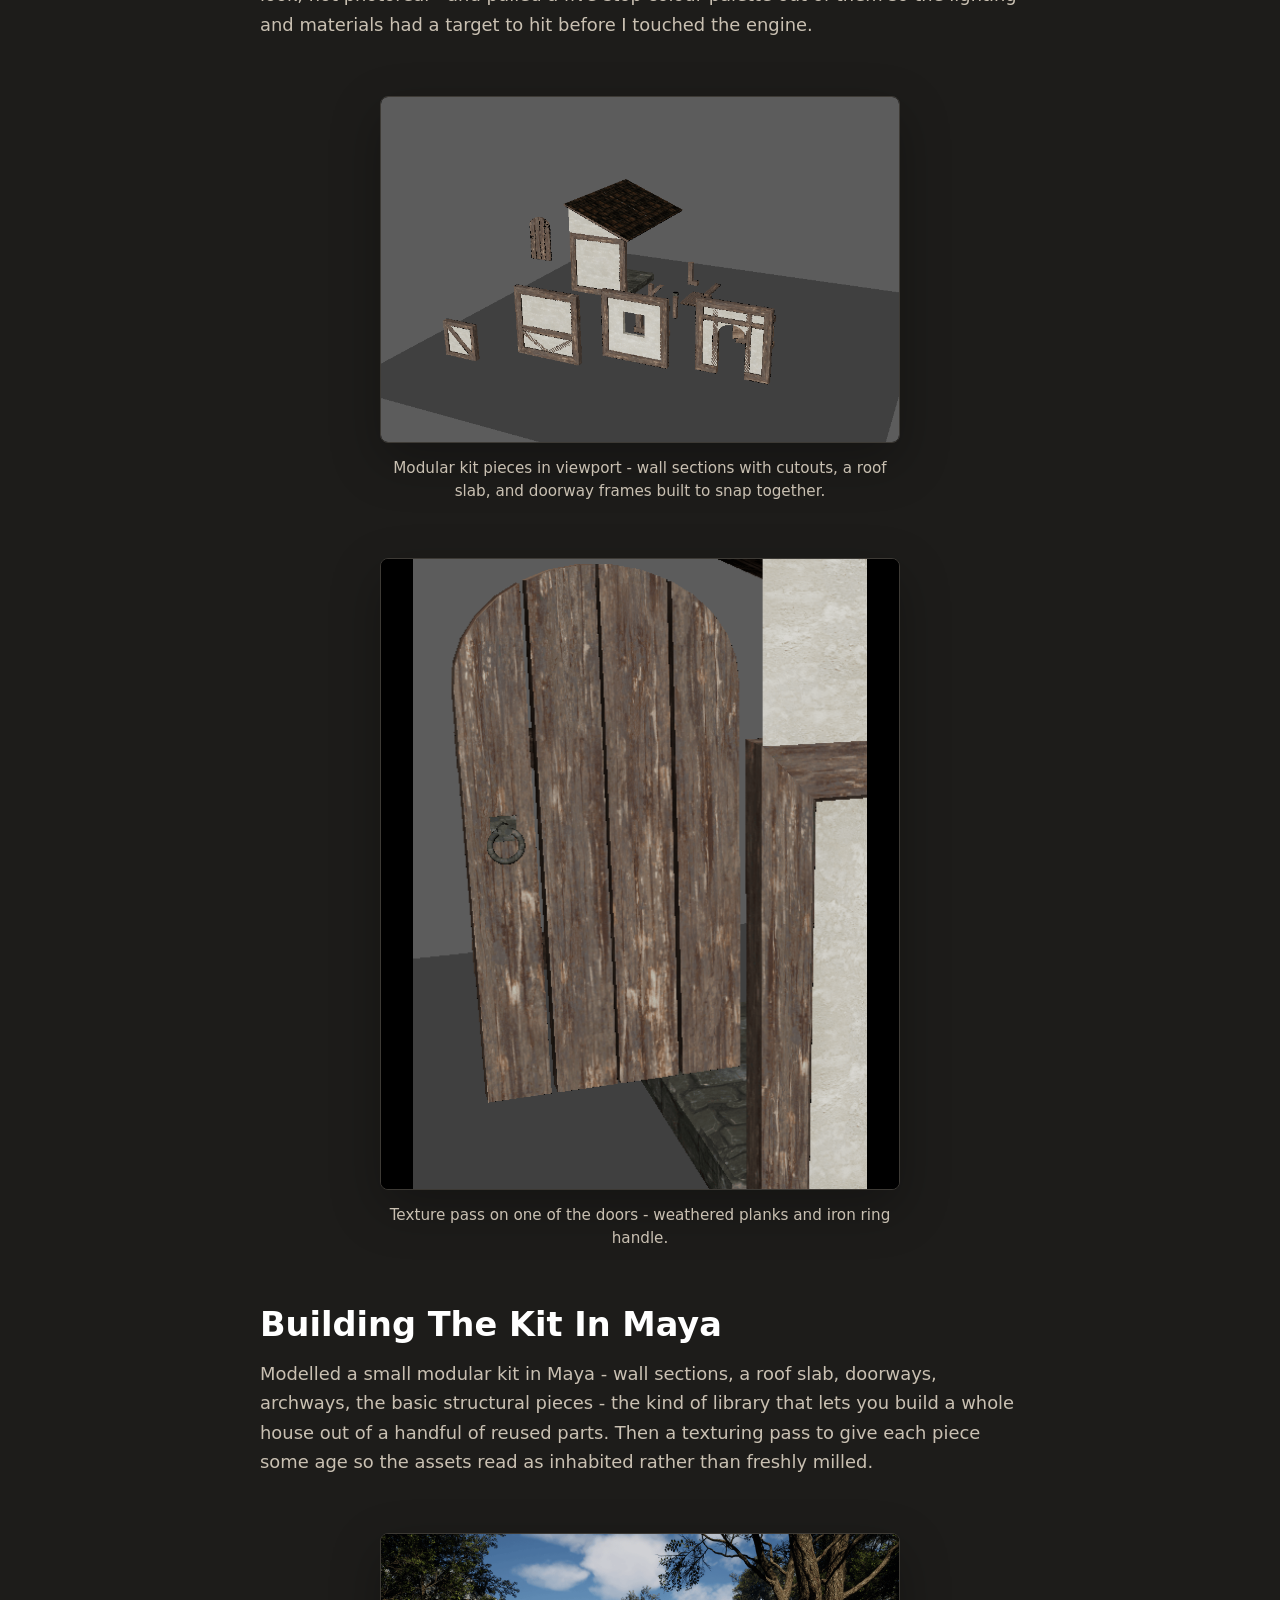
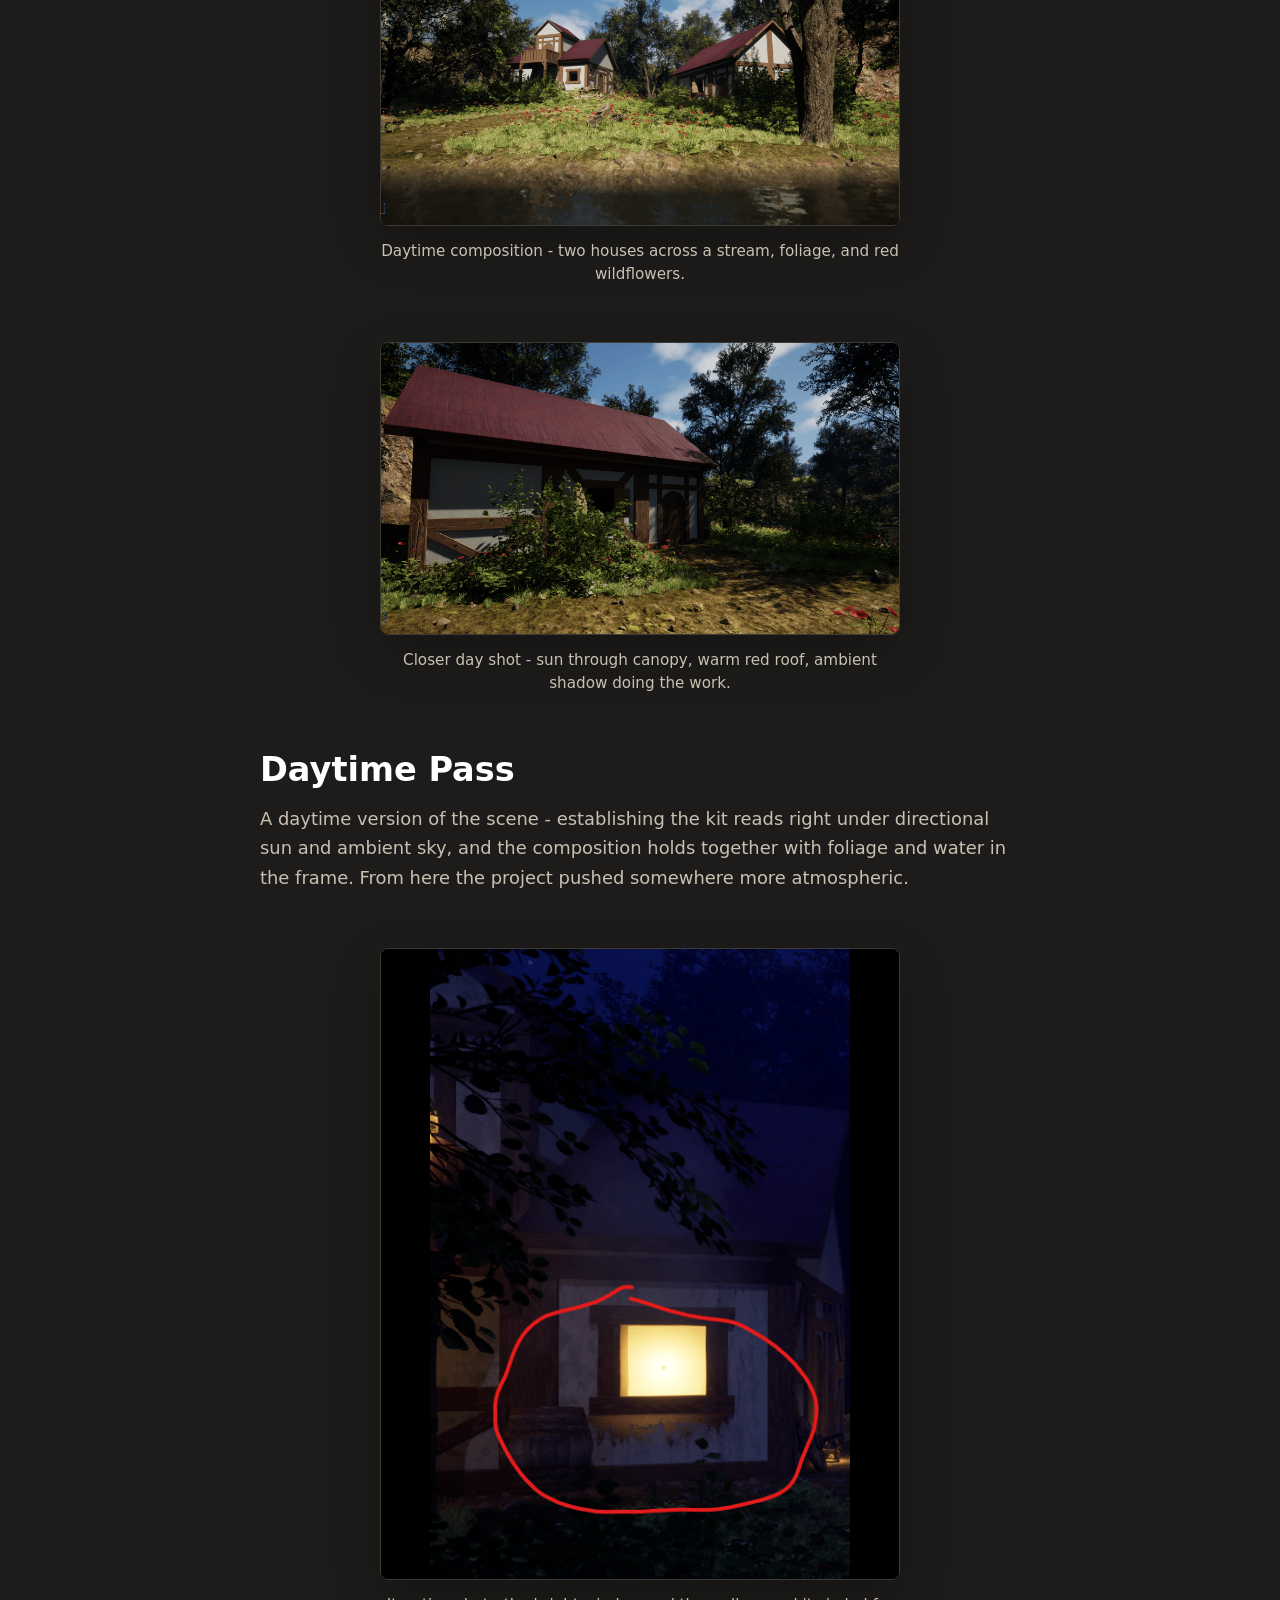
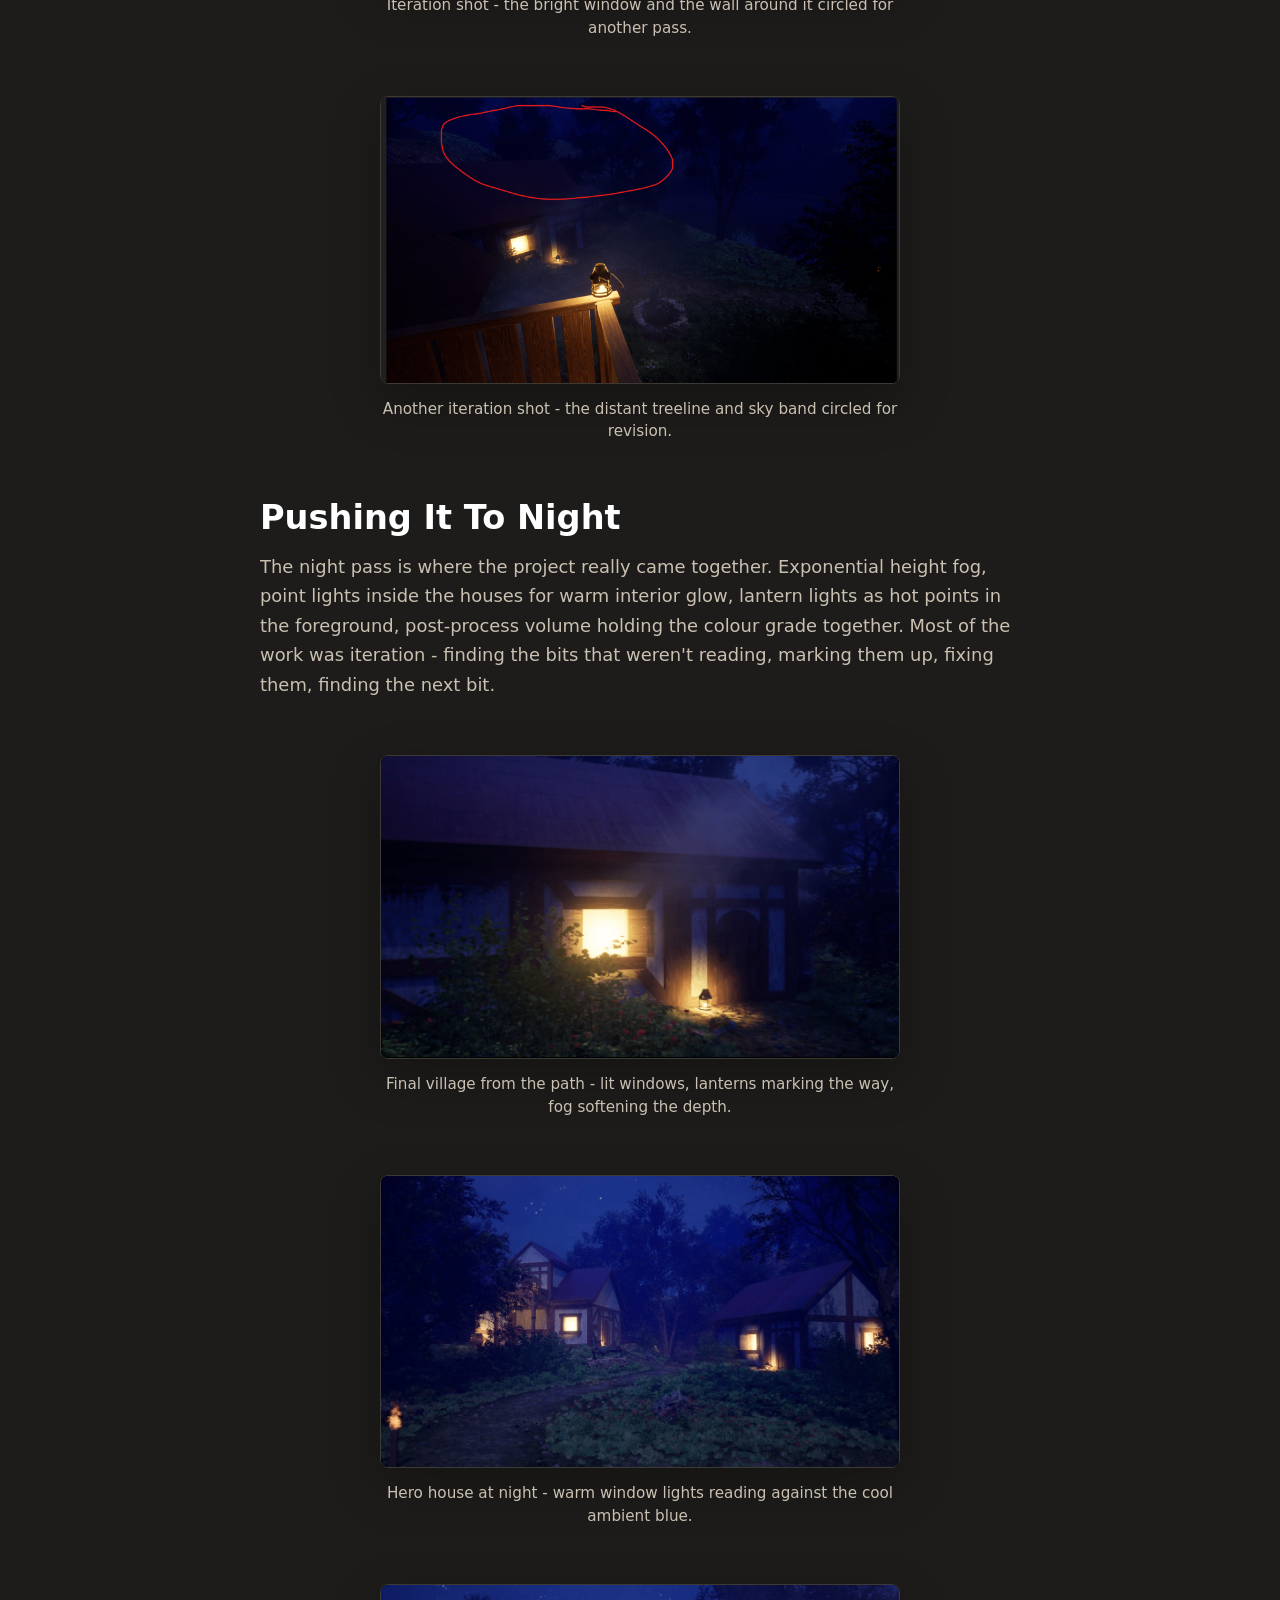
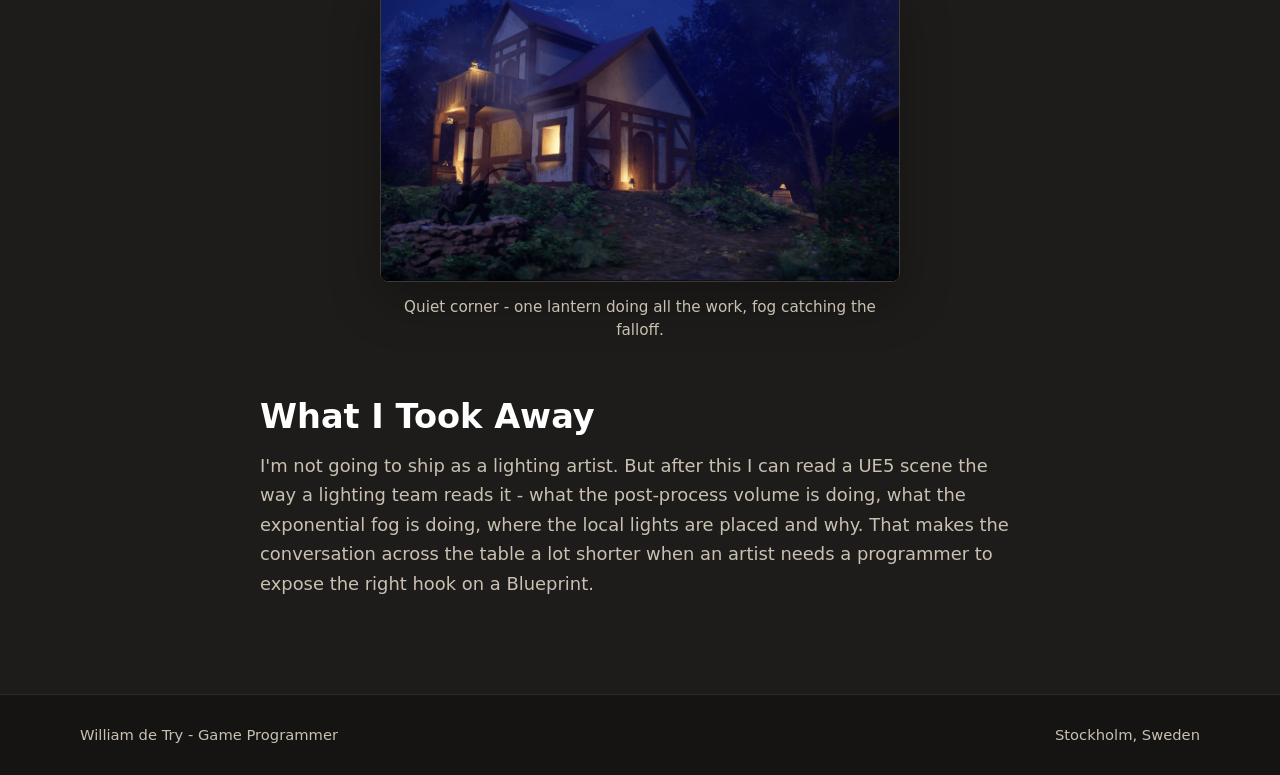
<file: projects/ue5-environment.html>
<!DOCTYPE html>
<html lang="en">
<head>
  <meta charset="UTF-8">
  <meta name="viewport" content="width=device-width, initial-scale=1.0">
  <meta name="description" content="UE5 environment and lighting case study by William de Try.">
  <title>UE5 Environment And Lighting | William de Try</title>
  <link rel="stylesheet" href="../assets/css/style.css">
  <script defer src="../assets/js/data.js"></script>
  <script defer src="../assets/js/site.js"></script>
</head>
<body data-root=".." data-page="projects">
  <div data-site-header></div>
  <main data-project-detail="ue5-environment"></main>
  <div data-site-footer></div>
</body>
</html>
</file>
<file: assets/css/style.css>
* {
  box-sizing: border-box;
}

:root {
  --bg: #151413;
  --bg-muted: #1d1c1a;
  --panel: #242321;
  --panel-strong: #2b2926;
  --line: #3d3a35;
  --line-strong: #6f5b21;
  --text: #f3efe7;
  --text-muted: #c9c0b2;
  --accent: #d7b24a;
  --accent-soft: rgba(215, 178, 74, 0.14);
  --teal: #5fb8ad;
  --rose: #e28b83;
  --blue: #83a9d9;
  --shadow: 0 18px 50px rgba(0, 0, 0, 0.28);
  --radius: 8px;
  --shell: 1120px;
}

html {
  scroll-behavior: smooth;
}

body {
  margin: 0;
  background: var(--bg);
  color: var(--text);
  font-family: system-ui, -apple-system, BlinkMacSystemFont, "Segoe UI", sans-serif;
  line-height: 1.6;
}

body.menu-open {
  overflow: hidden;
}

img {
  display: block;
  max-width: 100%;
}

a {
  color: inherit;
  text-decoration: none;
}

a:hover {
  color: var(--accent);
}

p,
h1,
h2,
h3 {
  margin-top: 0;
}

p {
  margin-bottom: 0;
}

button,
input,
textarea {
  font: inherit;
}

.skip-link {
  position: absolute;
  left: -999px;
  top: 12px;
  z-index: 100;
  padding: 10px 14px;
  border: 1px solid var(--accent);
  border-radius: var(--radius);
  background: #000;
  color: #fff;
}

.skip-link:focus {
  left: 12px;
}

.shell {
  width: min(var(--shell), calc(100% - 32px));
  margin-inline: auto;
}

.band {
  padding: 72px 0;
  border-bottom: 1px solid rgba(255, 255, 255, 0.06);
}

.band--muted {
  background: var(--bg-muted);
}

.site-header {
  position: sticky;
  top: 0;
  z-index: 50;
  background: rgba(18, 17, 16, 0.94);
  border-bottom: 1px solid var(--line);
  backdrop-filter: blur(10px);
}

.nav-shell {
  min-height: 64px;
  display: flex;
  align-items: center;
  justify-content: space-between;
  gap: 16px;
}

.brand {
  display: inline-flex;
  flex-direction: column;
  line-height: 1.1;
  font-weight: 800;
  letter-spacing: 0;
}

.brand span {
  color: var(--text-muted);
  font-size: 0.78rem;
  font-weight: 700;
}

.nav-links {
  display: flex;
  align-items: center;
  justify-content: flex-end;
  gap: 6px;
  flex-wrap: wrap;
}

.nav-links a {
  min-height: 36px;
  display: inline-flex;
  align-items: center;
  padding: 7px 10px;
  border-radius: var(--radius);
  color: var(--text-muted);
  font-weight: 800;
  font-size: 0.9rem;
}

.nav-links a:hover,
.nav-links a[aria-current="page"] {
  color: var(--text);
  background: rgba(255, 255, 255, 0.06);
}

.button {
  min-height: 40px;
  display: inline-flex;
  align-items: center;
  justify-content: center;
  gap: 8px;
  padding: 9px 14px;
  border: 1px solid var(--accent);
  border-radius: var(--radius);
  background: var(--accent);
  color: #181611;
  font-weight: 900;
  line-height: 1.1;
  cursor: pointer;
}

.button:hover {
  color: #181611;
  filter: brightness(1.08);
}

.button--quiet {
  background: transparent;
  color: var(--accent);
}

.button--quiet:hover {
  color: var(--accent);
  background: var(--accent-soft);
}

.button--small {
  min-height: 34px;
  padding: 7px 11px;
  font-size: 0.9rem;
}

.hero {
  padding: 48px 0 40px;
}

.hero__layout {
  display: grid;
  grid-template-columns: minmax(0, 1.4fr) minmax(280px, 0.6fr);
  gap: 36px;
  align-items: center;
}

.eyebrow {
  margin-bottom: 10px;
  color: var(--accent);
  font-size: 0.78rem;
  font-weight: 900;
  letter-spacing: 0.12em;
  text-transform: uppercase;
}

h1 {
  margin-bottom: 14px;
  color: #fff;
  font-size: clamp(2.2rem, 4.4vw, 3.4rem);
  line-height: 1;
  letter-spacing: 0;
}

h2 {
  margin-bottom: 12px;
  color: #fff;
  font-size: clamp(2rem, 4vw, 3rem);
  line-height: 1;
  letter-spacing: 0;
}

h3 {
  color: #fff;
  font-size: 1.2rem;
  line-height: 1.2;
}

.hero__lead {
  max-width: 720px;
  color: var(--text-muted);
  font-size: clamp(1.1rem, 2vw, 1.35rem);
}

.hero__actions,
.action-row,
.section-actions {
  display: flex;
  align-items: center;
  gap: 10px;
  flex-wrap: wrap;
}

.hero__actions {
  margin-top: 26px;
}

.section-actions {
  margin-top: 26px;
  justify-content: center;
}

.profile-summary {
  display: grid;
  grid-template-columns: 92px 1fr;
  gap: 16px;
  align-items: center;
  padding: 18px;
  border: 1px solid var(--line);
  border-left: 4px solid var(--teal);
  border-radius: var(--radius);
  background: var(--panel);
  box-shadow: var(--shadow);
}

.profile-summary__image {
  width: 92px;
  height: 92px;
  border: 2px solid var(--accent);
  border-radius: 50%;
  object-fit: cover;
}

.profile-summary__name {
  margin-bottom: 4px;
  color: #fff;
  font-weight: 900;
}

.profile-summary p:last-child {
  color: var(--text-muted);
}

.section-head {
  max-width: 760px;
  margin-bottom: 28px;
}

.section-head p:last-child {
  color: var(--text-muted);
  font-size: 1.04rem;
}

.project-grid,
.info-grid {
  display: grid;
  grid-template-columns: repeat(2, minmax(0, 1fr));
  gap: 18px;
}

.project-card,
.info-card,
.contact-card {
  border: 1px solid var(--line);
  border-radius: var(--radius);
  background: var(--panel);
}

.project-card {
  overflow: hidden;
  display: flex;
  flex-direction: column;
  min-height: 100%;
}

.project-card__media {
  position: relative;
  aspect-ratio: 16 / 9;
  overflow: hidden;
  border-bottom: 1px solid var(--line);
  background: #050505;
}

.project-card__media img {
  width: 100%;
  height: 100%;
  object-fit: cover;
  transition: transform 0.22s ease;
}

.project-card__media.media--contain img {
  object-fit: contain;
  padding: 10px;
}

.project-card:hover .project-card__media img {
  transform: scale(1.025);
}

.project-card__media::after {
  content: "Read more";
  position: absolute;
  inset: 0;
  display: flex;
  align-items: center;
  justify-content: center;
  background: rgba(8, 8, 8, 0.55);
  color: #fff;
  font-weight: 900;
  font-size: 1.05rem;
  letter-spacing: 0.08em;
  text-transform: uppercase;
  opacity: 0;
  transition: opacity 0.2s ease;
  pointer-events: none;
}

.project-card:hover .project-card__media::after,
.project-card:focus-within .project-card__media::after {
  opacity: 1;
}

.project-card__body {
  display: flex;
  flex: 1;
  flex-direction: column;
  gap: 14px;
  padding: 18px;
}

.project-card__body h3 {
  margin-bottom: 0;
}

.project-card__highlight {
  color: #fff;
  font-weight: 900;
}

.project-card__summary,
.info-card p,
.contact-card p,
.project-detail p {
  color: var(--text-muted);
}

.project-card__summary {
  flex: 1;
}

.tag-list,
.metric-strip {
  display: flex;
  flex-wrap: wrap;
  gap: 7px;
}

.tag,
.metric {
  display: inline-flex;
  align-items: center;
  min-height: 28px;
  padding: 5px 9px;
  border: 1px solid rgba(255, 255, 255, 0.13);
  border-radius: 999px;
  background: #181716;
  color: var(--text-muted);
  font-size: 0.82rem;
  font-weight: 800;
  line-height: 1;
}

.metric {
  border-color: rgba(215, 178, 74, 0.35);
  color: #f4df9d;
}

.info-card {
  padding: 18px;
  border-left: 4px solid var(--blue);
}

.info-card:nth-child(2n) {
  border-left-color: var(--accent);
}

.info-card:nth-child(3n) {
  border-left-color: var(--rose);
}

.info-card h3 {
  margin-bottom: 8px;
  color: var(--accent);
}

.contact-card {
  padding: 26px;
  border-left: 4px solid var(--accent);
}

.contact-card__layout {
  display: grid;
  grid-template-columns: minmax(0, 1fr) auto;
  gap: 24px;
  align-items: end;
}

.contact-list {
  display: grid;
  gap: 8px;
  margin-top: 16px;
  color: var(--text-muted);
}

.contact-list strong {
  color: #fff;
}

.site-footer {
  padding: 28px 0;
  color: var(--text-muted);
  font-size: 0.92rem;
}

.site-footer__layout {
  display: flex;
  justify-content: space-between;
  gap: 16px;
  flex-wrap: wrap;
}

.page-intro {
  padding: 58px 0 42px;
}

.page-intro .section-head {
  margin-bottom: 0;
}

.back-link {
  display: inline-flex;
  margin-bottom: 20px;
  color: var(--accent);
  font-weight: 900;
}

.project-detail-hero {
  padding: 58px 0;
}

.project-detail-hero__grid {
  display: grid;
  grid-template-columns: minmax(0, 0.9fr) minmax(0, 1.1fr);
  gap: 30px;
  align-items: center;
}

.project-detail-hero__media {
  overflow: hidden;
  border: 1px solid var(--line);
  border-radius: var(--radius);
  background: #050505;
  box-shadow: var(--shadow);
}

.project-detail-hero__media img {
  width: 100%;
  aspect-ratio: 16 / 10;
  object-fit: cover;
}

.project-detail-hero__media.media--contain img {
  object-fit: contain;
  padding: 12px;
}

.project-detail__title {
  margin-bottom: 10px;
  font-size: clamp(2.5rem, 5vw, 4.5rem);
}

.project-detail__subtitle {
  margin-bottom: 18px;
  color: var(--text-muted);
  font-size: 1.2rem;
}

.project-detail__meta {
  margin: 20px 0 24px;
}

.project-detail-grid {
  display: grid;
  grid-template-columns: repeat(2, minmax(0, 1fr));
  gap: 18px;
}

.detail-section {
  padding: 20px;
  border: 1px solid var(--line);
  border-radius: var(--radius);
  background: var(--panel);
}

.detail-section h2 {
  margin-bottom: 12px;
  font-size: 1.45rem;
}

.detail-list {
  display: grid;
  gap: 8px;
  margin: 14px 0 0;
  padding-left: 20px;
  color: var(--text-muted);
}

.gallery-grid {
  display: grid;
  grid-template-columns: repeat(3, minmax(0, 1fr));
  gap: 16px;
}

.process-stack {
  display: flex;
  flex-direction: column;
  align-items: center;
  gap: 96px;
  padding: 8px 0;
}

.process-stack__item {
  margin: 0;
  width: min(100%, 360px);
  text-align: center;
  opacity: 0;
  transform: translateY(48px);
  transition: opacity 0.75s cubic-bezier(0.22, 0.61, 0.36, 1),
              transform 0.75s cubic-bezier(0.22, 0.61, 0.36, 1);
  will-change: opacity, transform;
}

.process-stack__item.is-visible {
  opacity: 1;
  transform: translateY(0);
}

.process-stack__media {
  border: 1px solid var(--line);
  border-radius: var(--radius);
  overflow: hidden;
  background: #050505;
  box-shadow: var(--shadow);
  margin-bottom: 16px;
}

.process-stack__media img {
  display: block;
  width: 100%;
  max-height: 62vh;
  object-fit: contain;
  background: #000;
}

.process-stack__caption {
  color: var(--text-muted);
  font-size: 0.98rem;
  line-height: 1.5;
}

@media (prefers-reduced-motion: reduce) {
  .process-stack__item,
  .story-stack__item {
    opacity: 1;
    transform: none;
    transition: none;
  }
}

@media (max-width: 560px) {
  .process-stack {
    gap: 72px;
  }
}

.story-stack {
  display: flex;
  flex-direction: column;
  align-items: center;
  gap: 56px;
  padding: 12px 0 24px;
}

.story-stack__item {
  margin: 0;
  opacity: 0;
  transform: translateY(48px);
  transition: opacity 0.75s cubic-bezier(0.22, 0.61, 0.36, 1),
              transform 0.75s cubic-bezier(0.22, 0.61, 0.36, 1);
  will-change: opacity, transform;
}

.story-stack__item.is-visible {
  opacity: 1;
  transform: translateY(0);
}

.story-stack__item--text {
  width: min(100%, 760px);
}

.story-stack__item--media {
  width: min(100%, 520px);
  text-align: center;
}

.story-stack__heading {
  margin-bottom: 14px;
  color: #fff;
  font-size: clamp(1.6rem, 3vw, 2.1rem);
  line-height: 1.15;
}

.story-stack__body {
  color: var(--text-muted);
  font-size: 1.12rem;
  line-height: 1.65;
}

.story-stack__bullets {
  margin-top: 14px;
  padding-left: 20px;
  color: var(--text-muted);
  line-height: 1.6;
}

.story-stack__media {
  border: 1px solid var(--line);
  border-radius: var(--radius);
  overflow: hidden;
  background: #050505;
  box-shadow: var(--shadow);
  margin-bottom: 14px;
}

.story-stack__media img {
  display: block;
  width: 100%;
  max-height: 70vh;
  object-fit: contain;
  background: #000;
}

.story-stack__caption {
  color: var(--text-muted);
  font-size: 0.95rem;
  line-height: 1.5;
}

@media (max-width: 560px) {
  .story-stack {
    gap: 44px;
  }
}

.gallery-item {
  overflow: hidden;
  border: 1px solid var(--line);
  border-radius: var(--radius);
  background: var(--panel);
}

.gallery-item img {
  width: 100%;
  aspect-ratio: 16 / 10;
  object-fit: cover;
  background: #050505;
}

.gallery-item.media--contain img {
  object-fit: contain;
  padding: 10px;
}

.gallery-item figcaption {
  padding: 12px;
  color: var(--text-muted);
  font-size: 0.92rem;
}

.empty-state {
  padding: 24px;
  border: 1px solid var(--line);
  border-radius: var(--radius);
  background: var(--panel);
}

@media (max-width: 860px) {
  .nav-shell,
  .contact-card__layout,
  .hero__layout,
  .project-detail-hero__grid {
    grid-template-columns: 1fr;
  }

  .nav-shell {
    display: grid;
    padding: 12px 0;
  }

  .nav-links {
    justify-content: flex-start;
  }

  .hero {
    padding-top: 54px;
  }

  .project-grid,
  .info-grid,
  .project-detail-grid,
  .gallery-grid {
    grid-template-columns: 1fr;
  }
}

@media (max-width: 560px) {
  .shell {
    width: min(100% - 22px, var(--shell));
  }

  .band {
    padding: 48px 0;
  }

  .nav-links a {
    padding-inline: 8px;
    font-size: 0.86rem;
  }

  .profile-summary {
    grid-template-columns: 72px 1fr;
    padding: 14px;
  }

  .profile-summary__image {
    width: 72px;
    height: 72px;
  }

  h1 {
    font-size: 2.4rem;
  }

  .project-card__body,
  .contact-card,
  .detail-section {
    padding: 16px;
  }
}
</file>
